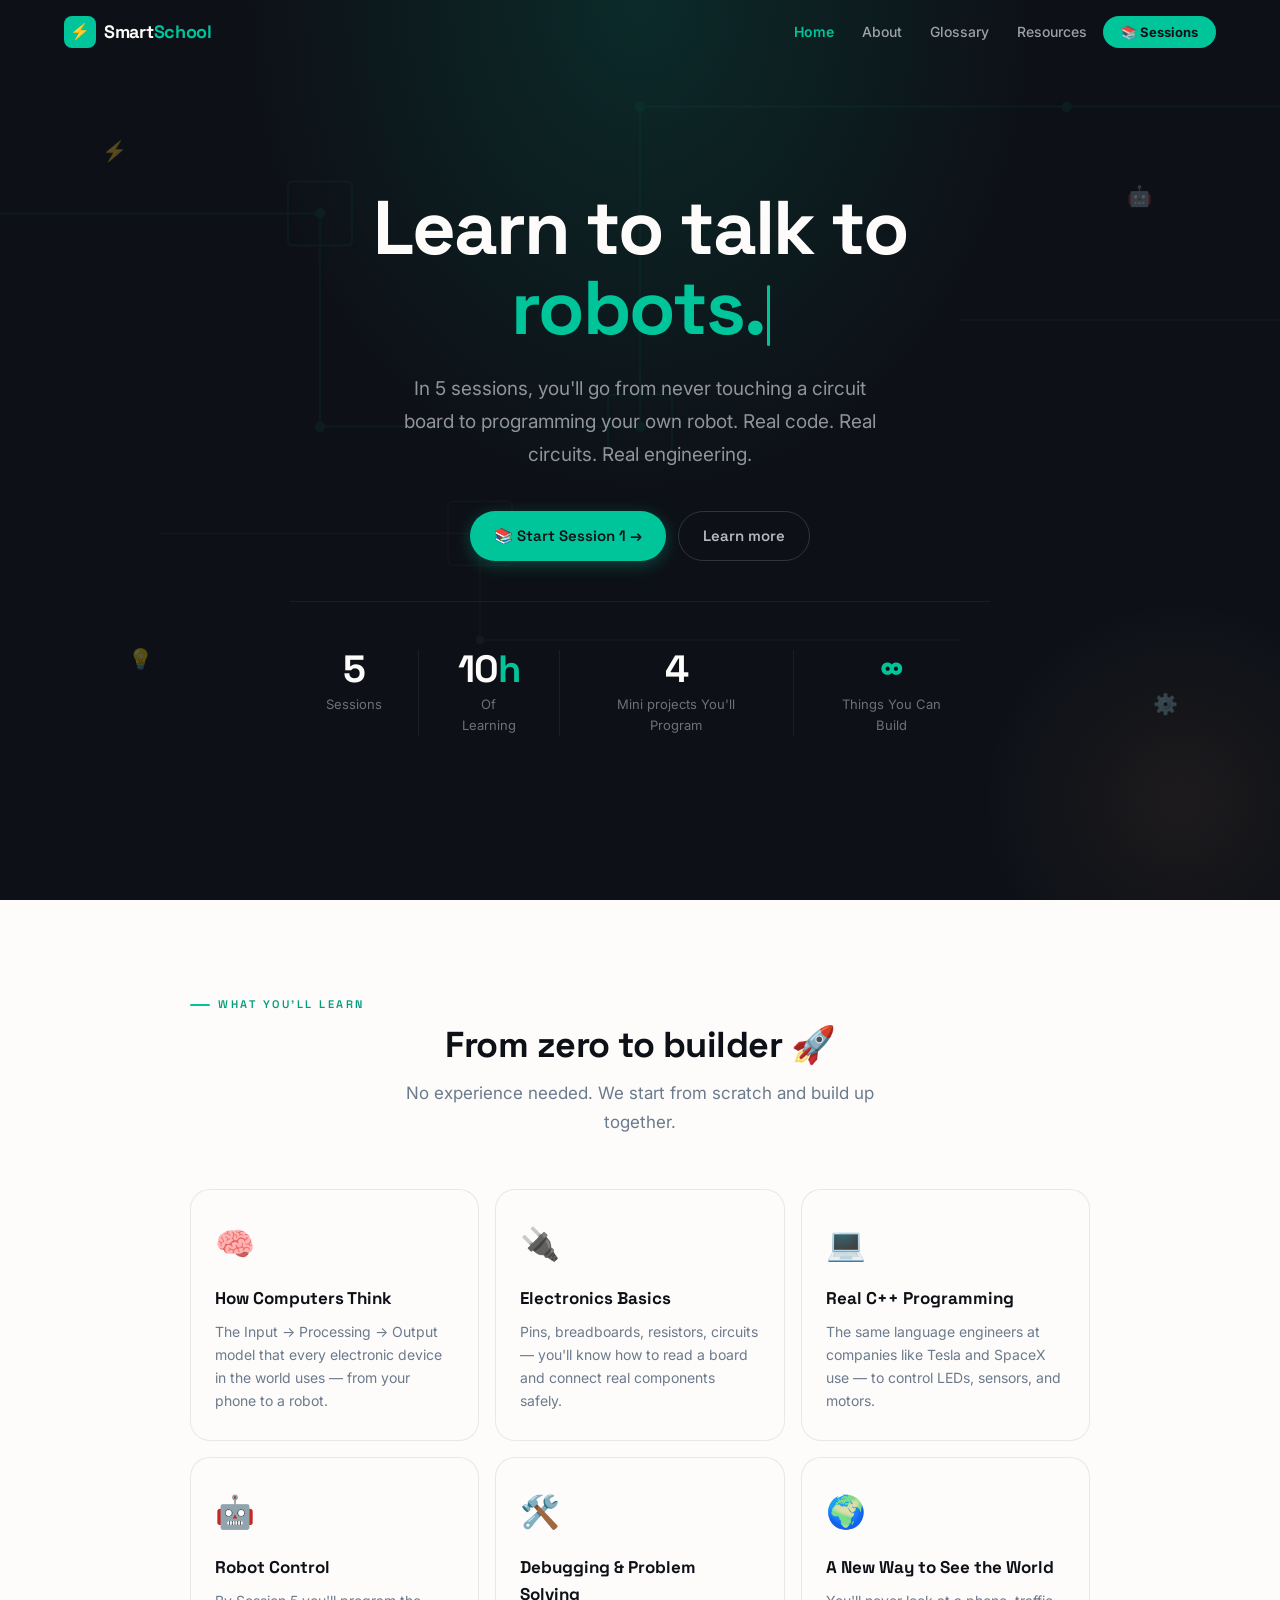
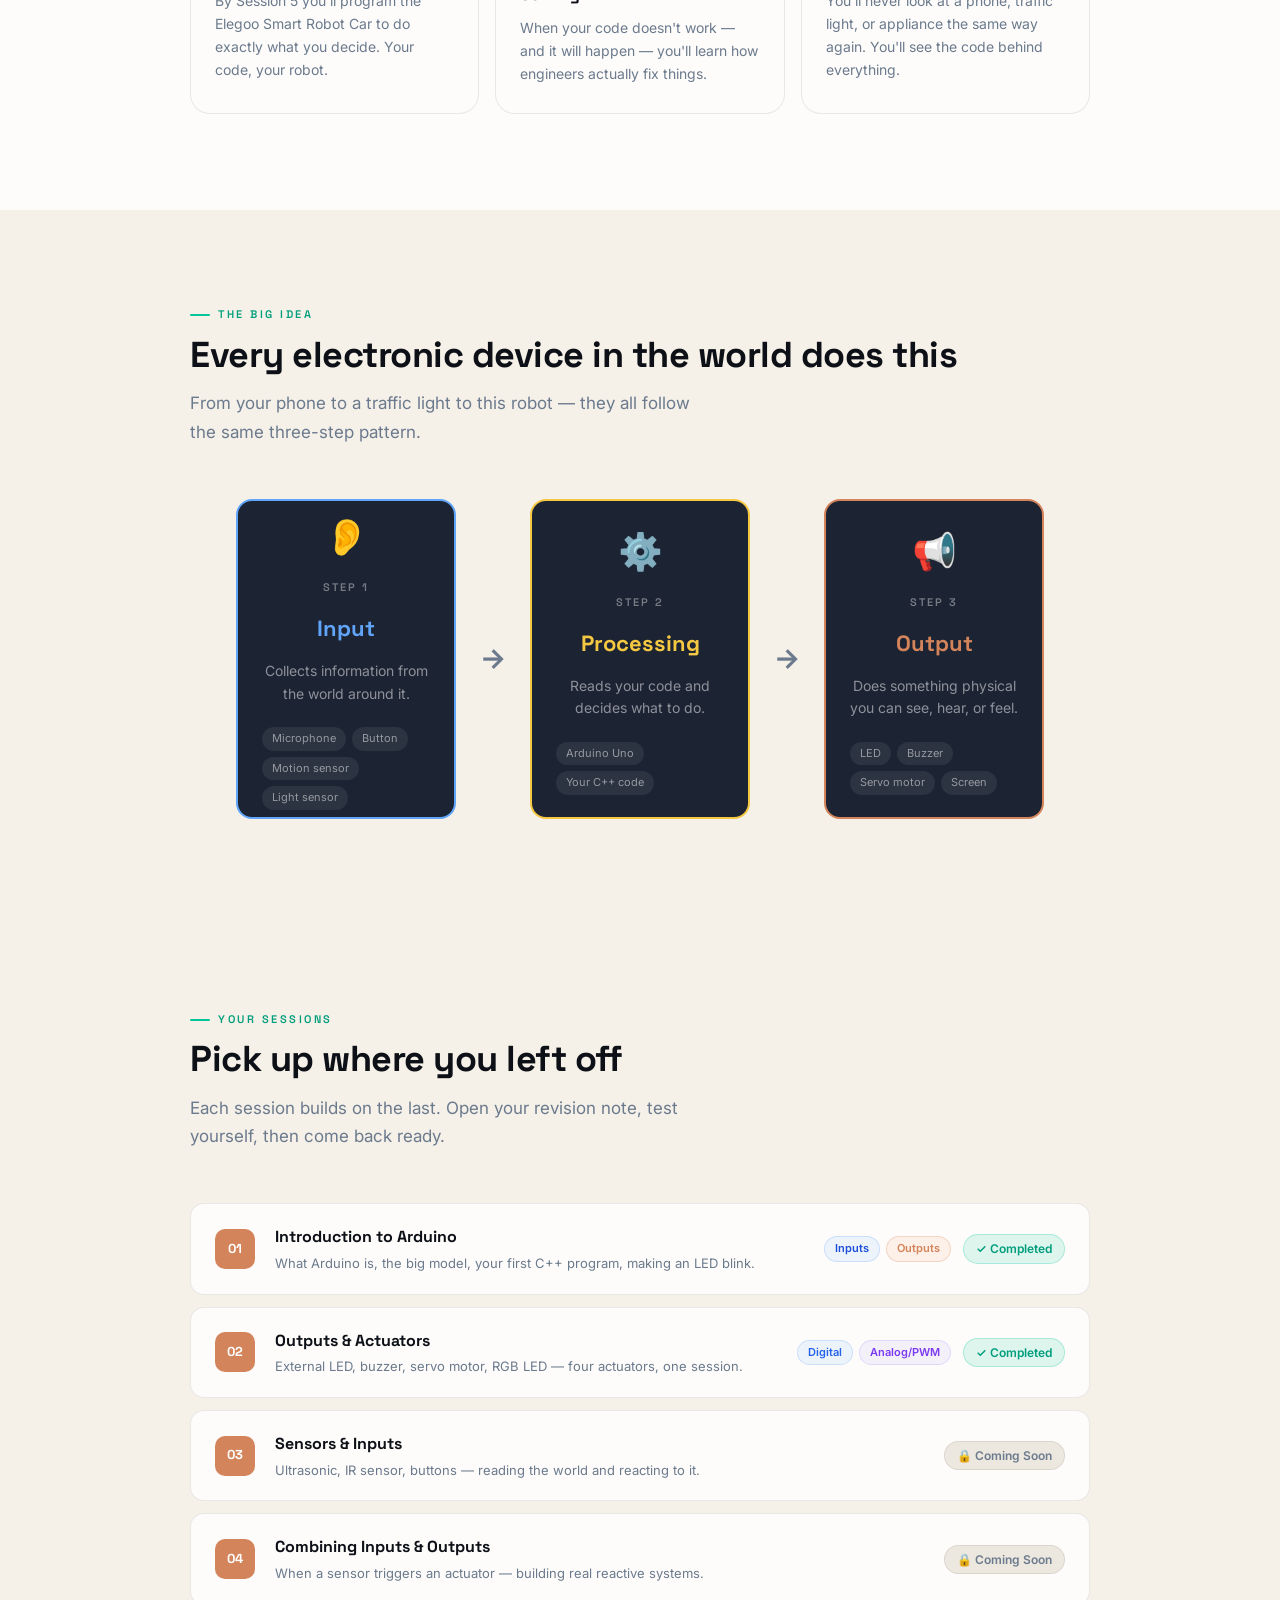
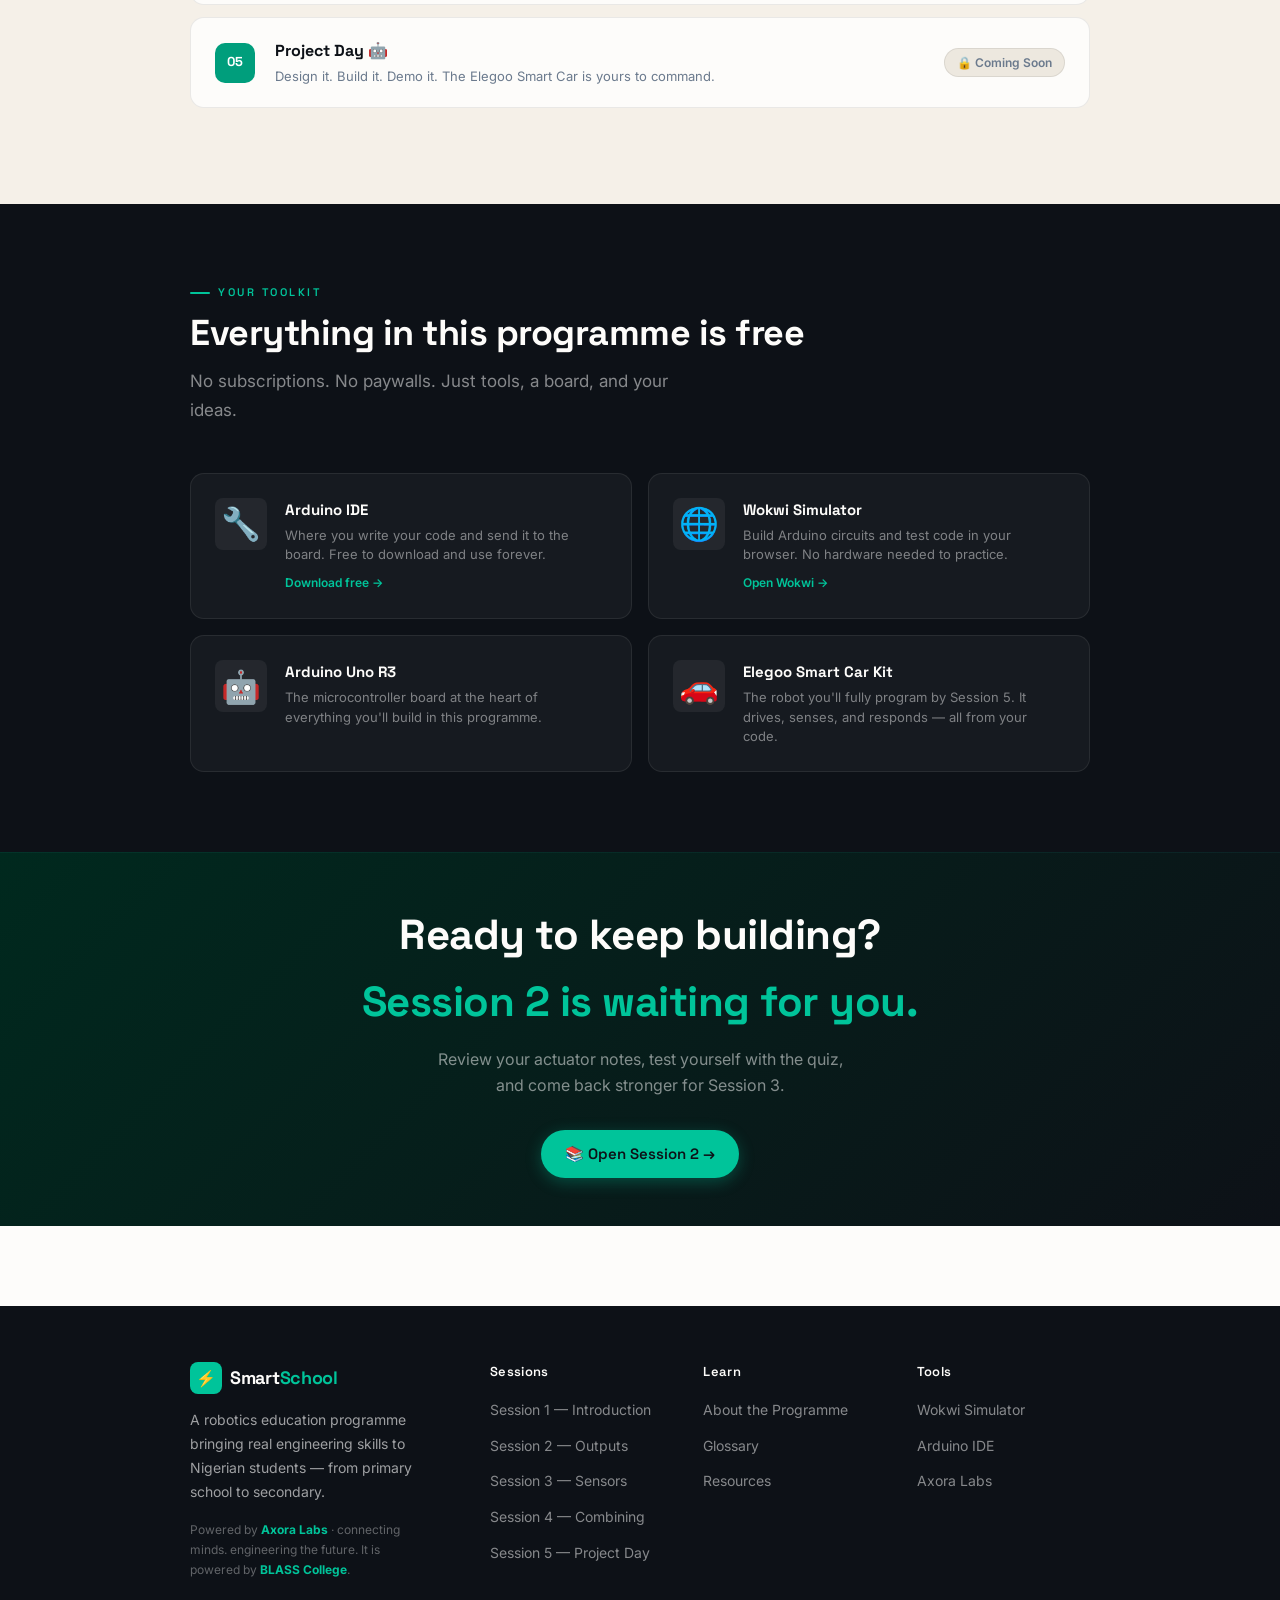
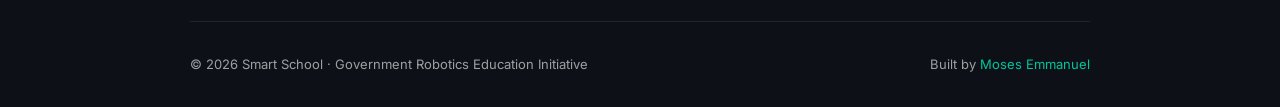
<file: index.html>
<!DOCTYPE html>
<html lang="en">
<head>
<meta charset="UTF-8">
<meta name="viewport" content="width=device-width, initial-scale=1.0">
<title>Smart School — Robotics Programme</title>
<link rel="stylesheet" href="css/styles.css">
<style>
/* ── INDEX-SPECIFIC STYLES ── */
.hero {
  min-height: 100vh;
  background: var(--ink);
  display: flex;
  align-items: center;
  justify-content: center;
  text-align: center;
  padding: calc(var(--nav-h) + 40px) 24px 80px;
  position: relative;
  overflow: hidden;
}
.hero-glow {
  position: absolute;
  top: 0; left: 50%;
  transform: translateX(-50%);
  width: 800px; height: 500px;
  background: radial-gradient(ellipse at center top, rgba(0,196,154,0.14), transparent 70%);
  pointer-events: none;
}
.hero-glow-copper {
  position: absolute;
  bottom: -100px; right: -100px;
  width: 400px; height: 400px;
  background: radial-gradient(ellipse, rgba(212,132,90,0.08), transparent 70%);
  pointer-events: none;
}

/* Circuit SVG */
.hero-circuit {
  position: absolute;
  inset: 0;
  opacity: 0.06;
  pointer-events: none;
}

/* Floating particles */
.particle {
  position: absolute;
  font-size: 20px;
  opacity: 0.3;
  animation: drift linear infinite;
  pointer-events: none;
}
@keyframes drift {
  0%   { transform: translateY(0) rotate(0deg); opacity: 0.3; }
  50%  { opacity: 0.5; }
  100% { transform: translateY(-30px) rotate(10deg); opacity: 0.3; }
}

.hero-inner { position: relative; z-index: 2; max-width: 700px; }



.hero h1 {
  font-family: var(--font-display);
  font-size: clamp(40px, 8vw, 76px);
  font-weight: 700;
  letter-spacing: -2px;
  line-height: 1.05;
  color: var(--white);
  margin-bottom: 24px;
}
.hero h1 .teal   { color: var(--teal); }
.hero h1 .copper { color: var(--copper); }
.hero h1 .cursor {
  display: inline-block;
  width: 3px;
  height: 0.8em;
  background: var(--teal);
  vertical-align: middle;
  margin-left: 2px;
  border-radius: 2px;
  animation: blink 0.9s step-end infinite;
}
@keyframes blink { 0%,100%{opacity:1} 50%{opacity:0} }

.hero p {
  font-size: clamp(16px, 2.5vw, 19px);
  color: rgba(255,255,255,0.55);
  line-height: 1.75;
  max-width: 500px;
  margin: 0 auto 40px;

  #footer-placeholder {
    background: var(--ink);
  }
}

.hero-cta {
  display: flex;
  gap: 12px;
  justify-content: center;
  flex-wrap: wrap;
}

/* Stats row */
.hero-stats {
  display: flex;
  justify-content: center;
  gap: 0;
  margin-top: 40px;
  padding-top: 48px;
  border-top: 1px solid rgba(255,255,255,0.06);
}
.stat-item {
  text-align: center;
  padding: 0 36px;
  border-right: 1px solid rgba(255,255,255,0.06);
}
.stat-item:last-child { border-right: none; }
.stat-num {
  font-family: var(--font-display);
  font-size: 38px;
  font-weight: 700;
  color: var(--white);
  display: block;
  line-height: 1;
  letter-spacing: -1px;
}
.stat-num .accent { color: var(--teal); }
.stat-label { font-size: 13px; color: rgba(255,255,255,0.4); margin-top: 6px; }

/* ── MODEL SECTION ── */
.model-section {
  background: var(--surface);
  padding: 96px 24px;
}
.model-section .inner { max-width: var(--max-w); margin: 0 auto; }
.model-flow {
  display: flex;
  align-items: center;
  justify-content: center;
  gap: 16px;
  margin-top: 52px;
  flex-wrap: wrap;
  max-width: 900px;
  margin-left: auto;
  margin-right: auto;
}
.model-node {
  flex: 0 1 220px;
  width: 320px;
  height: 320px;
  background: var(--ink2);
  border-radius: 16px;
  padding: 32px 24px;
  text-align: center;
  border: 2px solid;
  transition: transform .2s;
  display: flex;
  flex-direction: column;
  gap: 14px;
  justify-content: center;
}
.model-node:hover { transform: scale(1.03); }
.model-node-input { border-color: #60A5FA; }
.model-node-input .n-title { color: #60A5FA; }
.model-node-process { border-color: var(--yellow); }
.model-node-process .n-title { color: var(--yellow); }
.model-node-output { border-color: var(--copper); }
.model-node-output .n-title { color: var(--copper); }
.model-arrow-col {
  font-size: 28px;
  color: var(--muted);
  padding: 0 8px;
  flex-shrink: 0;
  font-weight: 700;
}
.model-node .n-emoji { font-size: 36px; }
.model-node .n-label {
  font-family: var(--font-display);
  font-size: 11px;
  font-weight: 600;
  letter-spacing: 2px;
  text-transform: uppercase;
  color: rgba(255,255,255,0.4);
}
.model-node .n-title {
  font-family: var(--font-display);
  font-size: 22px;
  font-weight: 700;
  color: var(--white);
}
.model-node-input .n-title   { color: #60A5FA; }
.model-node-process .n-title { color: var(--yellow); }
.model-node-output .n-title  { color: var(--copper); }
.model-node .n-desc {
  font-size: 14px;
  color: rgba(255,255,255,0.5);
  line-height: 1.6;
}
.model-node .n-examples {
  margin-top: 8px;
  display: flex;
  flex-wrap: wrap;
  gap: 6px;
}
.n-chip {
  font-size: 11px;
  background: rgba(255,255,255,0.07);
  color: rgba(255,255,255,0.5);
  padding: 3px 10px;
  border-radius: 20px;
}

/* ── LEARN SECTION ── */
.learn-section { background: var(--surface2); padding: 96px 24px; }
.learn-section .inner { max-width: var(--max-w); margin: 0 auto; }
.learn-grid {
  display: grid;
  grid-template-columns: repeat(3, 1fr);
  gap: 16px;
  margin-top: 52px;
}
.learn-card {
  background: var(--white);
  border-radius: var(--radius-lg);
  padding: 28px 24px;
  border: 1px solid var(--border);
  transition: transform 0.2s, box-shadow 0.2s, border-color 0.2s;
}
.learn-card:hover { transform: translateY(-3px); box-shadow: var(--shadow); border-color: rgba(0,196,154,0.25); }
.learn-card .lc-icon {
  font-size: 32px;
  margin-bottom: 16px;
  display: block;
}
.learn-card h3 {
  font-family: var(--font-display);
  font-size: 17px;
  font-weight: 700;
  margin-bottom: 8px;
  color: var(--ink);
}
.learn-card p { font-size: 14px; color: var(--muted); line-height: 1.65; }

/* ── SESSIONS SECTION ── */
.sessions-section { background: var(--surface); padding: 96px 24px; }
.sessions-section .inner { max-width: var(--max-w); margin: 0 auto; }
.sessions-list {
  display: flex;
  flex-direction: column;
  gap: 12px;
  margin-top: 52px;
}
.session-row {
  background: var(--white);
  border-radius: var(--radius);
  border: 1px solid var(--border);
  padding: 20px 24px;
  display: flex;
  align-items: center;
  gap: 20px;
  transition: border-color 0.2s, box-shadow 0.2s, transform 0.2s;
}
.session-row:hover { border-color: var(--teal); box-shadow: var(--shadow); transform: translateX(4px); }
.session-row.locked { opacity: 0.5; pointer-events: none; }
.session-num-badge {
  font-family: var(--font-display);
  font-size: 13px;
  font-weight: 700;
  width: 40px; height: 40px;
  border-radius: 10px;
  background: var(--copper);
  color: #fff;
  display: flex;
  align-items: center;
  justify-content: center;
  flex-shrink: 0;
}
.session-row.locked .session-num-badge { background: var(--surface3); color: var(--muted); }
.session-row-body { flex: 1; }
.session-row-title {
  font-family: var(--font-display);
  font-size: 16px;
  font-weight: 700;
  color: var(--ink);
  margin-bottom: 3px;
}
.session-row-desc { font-size: 13px; color: var(--muted); }
.session-row-right {
  display: flex;
  align-items: center;
  gap: 12px;
  flex-shrink: 0;
}
.session-topics {
  display: flex;
  gap: 6px;
  flex-wrap: wrap;
}

/* ── TOOLS SECTION ── */
.tools-section { background: var(--ink); padding: 80px 24px; }
.tools-section .inner { max-width: var(--max-w); margin: 0 auto; }
.tools-section .eyebrow { color: var(--teal); }
.tools-section .eyebrow::before { background: var(--teal); }
.tools-section .section-title { color: var(--white); }
.tools-section .section-sub { color: rgba(255,255,255,0.5); }
.tools-grid {
  display: grid;
  grid-template-columns: repeat(2, 1fr);
  gap: 16px;
  margin-top: 48px;
}
.tool-card {
  background: rgba(255,255,255,0.04);
  border: 1px solid rgba(255,255,255,0.08);
  border-radius: var(--radius);
  padding: 24px;
  display: flex;
  gap: 18px;
  transition: border-color 0.2s, background 0.2s;
}
.tool-card:hover { border-color: rgba(0,196,154,0.3); background: rgba(0,196,154,0.04); }
.tool-icon {
  font-size: 32px;
  flex-shrink: 0;
  width: 52px; height: 52px;
  background: rgba(255,255,255,0.06);
  border-radius: var(--radius-sm);
  display: flex; align-items: center; justify-content: center;
}
.tool-info h4 {
  font-family: var(--font-display);
  font-size: 15px;
  font-weight: 700;
  color: var(--white);
  margin-bottom: 4px;
}
.tool-info p { font-size: 13px; color: rgba(255,255,255,0.45); line-height: 1.5; }
.tool-info a {
  display: inline-block;
  margin-top: 8px;
  font-size: 12px;
  font-weight: 600;
  color: var(--teal);
}
.tool-info a:hover { color: var(--teal-dark); }

/* ── CTA BANNER ── */
.cta-banner {
  background: linear-gradient(135deg, #00291E, #0D1117);
  padding: 48px 24px;
  text-align: center;
  border-top: 1px solid rgba(0,196,154,0.1);
}
.cta-banner h2 {
  font-family: var(--font-display);
  font-size: clamp(26px, 4vw, 42px);
  font-weight: 700;
  color: var(--white);
  letter-spacing: -0.5px;
  margin-bottom: 12px;
}
.cta-banner h2 span { color: var(--teal); }
.cta-banner p { color: rgba(255,255,255,0.5); font-size: 16px; max-width: 420px; margin: 0 auto 32px; }

/* responsive */
@media (max-width: 768px) {
  .model-flow { flex-direction: column; }
  .model-arrow-col { transform: rotate(90deg); padding: 8px 0; }
  .learn-grid { grid-template-columns: 1fr 1fr; }
  .tools-grid { grid-template-columns: 1fr; }
  .hero-stats { gap: 0; flex-wrap: wrap; }
  .stat-item { padding: 16px 20px; border-right: none; border-bottom: 1px solid rgba(255,255,255,0.06); }
}
@media (max-width: 480px) {
  .learn-grid { grid-template-columns: 1fr; }
  .session-topics { display: none; }
}
</style>
</head>
<body>

<div id="nav-placeholder"></div>
<div class="nav-mobile" id="mobile-nav-placeholder"></div>

<div class="page-body page-body--bleed">

  <!-- HERO -->
  <section class="hero">
    <div class="hero-glow"></div>
    <div class="hero-glow-copper"></div>

    <!-- Circuit lines SVG -->
    <svg class="hero-circuit" viewBox="0 0 1200 700" preserveAspectRatio="xMidYMid slice" fill="none">
      <line x1="0" y1="200" x2="300" y2="200" stroke="#00C49A" stroke-width="1.5"/>
      <line x1="300" y1="200" x2="300" y2="400" stroke="#00C49A" stroke-width="1.5"/>
      <line x1="300" y1="400" x2="600" y2="400" stroke="#00C49A" stroke-width="1.5"/>
      <line x1="600" y1="400" x2="600" y2="100" stroke="#00C49A" stroke-width="1.5"/>
      <line x1="600" y1="100" x2="1000" y2="100" stroke="#00C49A" stroke-width="1.5"/>
      <line x1="1000" y1="100" x2="1200" y2="100" stroke="#00C49A" stroke-width="1.5"/>
      <line x1="150" y1="500" x2="450" y2="500" stroke="#D4845A" stroke-width="1"/>
      <line x1="450" y1="500" x2="450" y2="600" stroke="#D4845A" stroke-width="1"/>
      <line x1="450" y1="600" x2="900" y2="600" stroke="#D4845A" stroke-width="1"/>
      <line x1="900" y1="300" x2="1200" y2="300" stroke="#D4845A" stroke-width="1"/>
      <circle cx="300" cy="200" r="5" fill="#00C49A"/>
      <circle cx="300" cy="400" r="5" fill="#00C49A"/>
      <circle cx="600" cy="400" r="5" fill="#00C49A"/>
      <circle cx="600" cy="100" r="5" fill="#00C49A"/>
      <circle cx="1000" cy="100" r="5" fill="#00C49A"/>
      <circle cx="450" cy="500" r="4" fill="#D4845A"/>
      <circle cx="450" cy="600" r="4" fill="#D4845A"/>
      <rect x="270" y="170" width="60" height="60" rx="4" stroke="#00C49A" stroke-width="1.5" fill="none"/>
      <rect x="570" y="370" width="60" height="60" rx="4" stroke="#00C49A" stroke-width="1.5" fill="none"/>
      <rect x="420" y="470" width="60" height="60" rx="4" stroke="#D4845A" stroke-width="1" fill="none"/>
    </svg>

    <!-- Floating particles -->
    <div class="particle" style="top:15%;left:8%;animation-duration:5.5s;animation-delay:0s;">⚡</div>
    <div class="particle" style="top:20%;right:10%;animation-duration:7s;animation-delay:1s;">🤖</div>
    <div class="particle" style="bottom:25%;left:10%;animation-duration:6s;animation-delay:2s;">💡</div>
    <div class="particle" style="bottom:20%;right:8%;animation-duration:8s;animation-delay:0.5s;">⚙️</div>

    <div class="hero-inner">
      <h1>
        Learn to talk to <br>
        <span class="teal" id="typewriter">Robots</span><span class="cursor"></span>
      </h1>

      <p>In 5 sessions, you'll go from never touching a circuit board to programming your own robot. Real code. Real circuits. Real engineering.</p>

      <div class="hero-cta">
        <a href="session1.html" class="btn btn-primary">📚 Start Session 1 →</a>
        <a href="about.html"    class="btn btn-secondary" style="color:rgba(255,255,255,0.7);border-color:rgba(255,255,255,0.15);">Learn more</a>
      </div>

      <div class="hero-stats">
        <div class="stat-item">
          <span class="stat-num">5</span>
          <div class="stat-label">Sessions</div>
        </div>
        <div class="stat-item">
          <span class="stat-num">10<span class="accent">h</span></span>
          <div class="stat-label">Of Learning</div>
        </div>
        <div class="stat-item">
          <span class="stat-num">4</span>
          <div class="stat-label">Mini projects You'll Program</div>
        </div>
        <div class="stat-item">
          <span class="stat-num"><span class="accent">∞</span></span>
          <div class="stat-label">Things You Can Build</div>
        </div>
      </div>
    </div>
  </section>

  <!-- WHAT YOU LEARN -->
  <div class="learn-section">
    <div class="inner">
      <div class="reveal center">
        <div class="eyebrow">What You'll Learn</div>
        <h2 class="section-title">From zero to builder 🚀</h2>
        <p class="section-sub" style="margin:0 auto;">No experience needed. We start from scratch and build up together.</p>
      </div>
      <div class="learn-grid">
        <div class="learn-card reveal reveal-delay-1">
          <span class="lc-icon">🧠</span>
          <h3>How Computers Think</h3>
          <p>The Input → Processing → Output model that every electronic device in the world uses — from your phone to a robot.</p>
        </div>
        <div class="learn-card reveal reveal-delay-2">
          <span class="lc-icon">🔌</span>
          <h3>Electronics Basics</h3>
          <p>Pins, breadboards, resistors, circuits — you'll know how to read a board and connect real components safely.</p>
        </div>
        <div class="learn-card reveal reveal-delay-3">
          <span class="lc-icon">💻</span>
          <h3>Real C++ Programming</h3>
          <p>The same language engineers at companies like Tesla and SpaceX use — to control LEDs, sensors, and motors.</p>
        </div>
        <div class="learn-card reveal reveal-delay-1">
          <span class="lc-icon">🤖</span>
          <h3>Robot Control</h3>
          <p>By Session 5 you'll program the Elegoo Smart Robot Car to do exactly what you decide. Your code, your robot.</p>
        </div>
        <div class="learn-card reveal reveal-delay-2">
          <span class="lc-icon">🛠️</span>
          <h3>Debugging & Problem Solving</h3>
          <p>When your code doesn't work — and it will happen — you'll learn how engineers actually fix things.</p>
        </div>
        <div class="learn-card reveal reveal-delay-3">
          <span class="lc-icon">🌍</span>
          <h3>A New Way to See the World</h3>
          <p>You'll never look at a phone, traffic light, or appliance the same way again. You'll see the code behind everything.</p>
        </div>
      </div>
    </div>
  </div>
  
  <!-- MODEL -->
  <div class="model-section">
    <div class="inner">
      <div class="reveal">
        <div class="eyebrow">The Big Idea</div>
        <h2 class="section-title">Every electronic device in the world does this</h2>
        <p class="section-sub">From your phone to a traffic light to this robot — they all follow the same three-step pattern.</p>
      </div>
      <div class="model-flow reveal reveal-delay-1">
        <div class="model-node model-node-input">
          <span class="n-emoji">👂</span>
          <span class="n-label">Step 1</span>
          <div class="n-title">Input</div>
          <p class="n-desc">Collects information from the world around it.</p>
          <div class="n-examples">
            <span class="n-chip">Microphone</span>
            <span class="n-chip">Button</span>
            <span class="n-chip">Motion sensor</span>
            <span class="n-chip">Light sensor</span>
          </div>
        </div>
        <div class="model-arrow-col">→</div>
        <div class="model-node model-node-process">
          <span class="n-emoji">⚙️</span>
          <span class="n-label">Step 2</span>
          <div class="n-title">Processing</div>
          <p class="n-desc">Reads your code and decides what to do.</p>
          <div class="n-examples">
            <span class="n-chip">Arduino Uno</span>
            <span class="n-chip">Your C++ code</span>
          </div>
        </div>
        <div class="model-arrow-col">→</div>
        <div class="model-node model-node-output">
          <span class="n-emoji">📢</span>
          <span class="n-label">Step 3</span>
          <div class="n-title">Output</div>
          <p class="n-desc">Does something physical you can see, hear, or feel.</p>
          <div class="n-examples">
            <span class="n-chip">LED</span>
            <span class="n-chip">Buzzer</span>
            <span class="n-chip">Servo motor</span>
            <span class="n-chip">Screen</span>
          </div>
        </div>
      </div>
    </div>
  </div>

  <!-- SESSIONS -->
  <div class="sessions-section">
    <div class="inner">
      <div class="reveal">
        <div class="eyebrow">Your Sessions</div>
        <h2 class="section-title">Pick up where you left off</h2>
        <p class="section-sub">Each session builds on the last. Open your revision note, test yourself, then come back ready.</p>
      </div>

      <div class="sessions-list">
        <a href="session1.html" class="session-row reveal">
          <div class="session-num-badge">01</div>
          <div class="session-row-body">
            <div class="session-row-title">Introduction to Arduino</div>
            <div class="session-row-desc">What Arduino is, the big model, your first C++ program, making an LED blink.</div>
          </div>
          <div class="session-row-right">
            <div class="session-topics">
              <span class="tag tag-input">Inputs</span>
              <span class="tag tag-output">Outputs</span>
            </div>
            <span class="session-pill pill-live">✓ Completed</span>
          </div>
        </a>

        <a href="session2.html" class="session-row reveal reveal-delay-1">
          <div class="session-num-badge">02</div>
          <div class="session-row-body">
            <div class="session-row-title">Outputs & Actuators</div>
            <div class="session-row-desc">External LED, buzzer, servo motor, RGB LED — four actuators, one session.</div>
          </div>
          <div class="session-row-right">
            <div class="session-topics">
              <span class="tag tag-digital">Digital</span>
              <span class="tag tag-analog">Analog/PWM</span>
            </div>
            <span class="session-pill pill-live">✓ Completed</span>
          </div>
        </a>

        <a href="session3.html" class="session-row reveal reveal-delay-2">
          <div class="session-num-badge">03</div>
          <div class="session-row-body">
            <div class="session-row-title">Sensors & Inputs</div>
            <div class="session-row-desc">Ultrasonic, IR sensor, buttons — reading the world and reacting to it.</div>
          </div>
          <div class="session-row-right">
            <span class="session-pill pill-coming">🔒 Coming Soon</span>
          </div>
        </a>

        <a href="session4.html" class="session-row reveal reveal-delay-3">
          <div class="session-num-badge">04</div>
          <div class="session-row-body">
            <div class="session-row-title">Combining Inputs & Outputs</div>
            <div class="session-row-desc">When a sensor triggers an actuator — building real reactive systems.</div>
          </div>
          <div class="session-row-right">
            <span class="session-pill pill-coming">🔒 Coming Soon</span>
          </div>
        </a>

        <a href="session5.html" class="session-row reveal">
          <div class="session-num-badge" style="background:var(--teal-dark);">05</div>
          <div class="session-row-body">
            <div class="session-row-title">Project Day 🤖</div>
            <div class="session-row-desc">Design it. Build it. Demo it. The Elegoo Smart Car is yours to command.</div>
          </div>
          <div class="session-row-right">
            <span class="session-pill pill-coming">🔒 Coming Soon</span>
          </div>
        </a>
      </div>
    </div>
  </div>

  <!-- TOOLS -->
  <div class="tools-section">
    <div class="inner">
      <div class="reveal">
        <div class="eyebrow">Your Toolkit</div>
        <h2 class="section-title" style="color:var(--white);">Everything in this programme is free</h2>
        <p class="section-sub" style="color:rgba(255,255,255,0.5);">No subscriptions. No paywalls. Just tools, a board, and your ideas.</p>
      </div>
      <div class="tools-grid">
        <div class="tool-card reveal">
          <div class="tool-icon">🔧</div>
          <div class="tool-info">
            <h4>Arduino IDE</h4>
            <p>Where you write your code and send it to the board. Free to download and use forever.</p>
            <a href="https://www.arduino.cc/en/software" target="_blank">Download free →</a>
          </div>
        </div>
        <div class="tool-card reveal reveal-delay-1">
          <div class="tool-icon">🌐</div>
          <div class="tool-info">
            <h4>Wokwi Simulator</h4>
            <p>Build Arduino circuits and test code in your browser. No hardware needed to practice.</p>
            <a href="https://wokwi.com" target="_blank">Open Wokwi →</a>
          </div>
        </div>
        <div class="tool-card reveal reveal-delay-2">
          <div class="tool-icon">🤖</div>
          <div class="tool-info">
            <h4>Arduino Uno R3</h4>
            <p>The microcontroller board at the heart of everything you'll build in this programme.</p>
          </div>
        </div>
        <div class="tool-card reveal reveal-delay-3">
          <div class="tool-icon">🚗</div>
          <div class="tool-info">
            <h4>Elegoo Smart Car Kit</h4>
            <p>The robot you'll fully program by Session 5. It drives, senses, and responds — all from your code.</p>
          </div>
        </div>
      </div>
    </div>
  </div>

  <!-- CTA -->
  <div class="cta-banner">
    <div class="reveal">
      <h2>Ready to keep building?<br><span>Session 2 is waiting for you.</span></h2>
      <p>Review your actuator notes, test yourself with the quiz, and come back stronger for Session 3.</p>
      <a href="session2.html" class="btn btn-primary">📚 Open Session 2 →</a>
    </div>
  </div>

</div><!-- end page-body -->

<div id="footer-placeholder"></div>

<script src="js/main.js"></script>
<script>
  // Inject shared nav and footer
  document.getElementById('nav-placeholder').outerHTML = renderNav('dark');
  document.getElementById('footer-placeholder').outerHTML = renderFooter();

  // Typewriter
  const words = ['robots.', 'arduino.', 'computers.', 'the future.'];
  let wi = 0, ci = 0, deleting = false;
  const el = document.getElementById('typewriter');
  function type() {
    const word = words[wi];
    if (!deleting) {
      el.textContent = word.slice(0, ++ci);
      if (ci === word.length) { deleting = true; setTimeout(type, 2000); return; }
    } else {
      el.textContent = word.slice(0, --ci);
      if (ci === 0) { deleting = false; wi = (wi + 1) % words.length; }
    }
    setTimeout(type, deleting ? 50 : 85);
  }
  type();
</script>
</body>
</html>
</file>
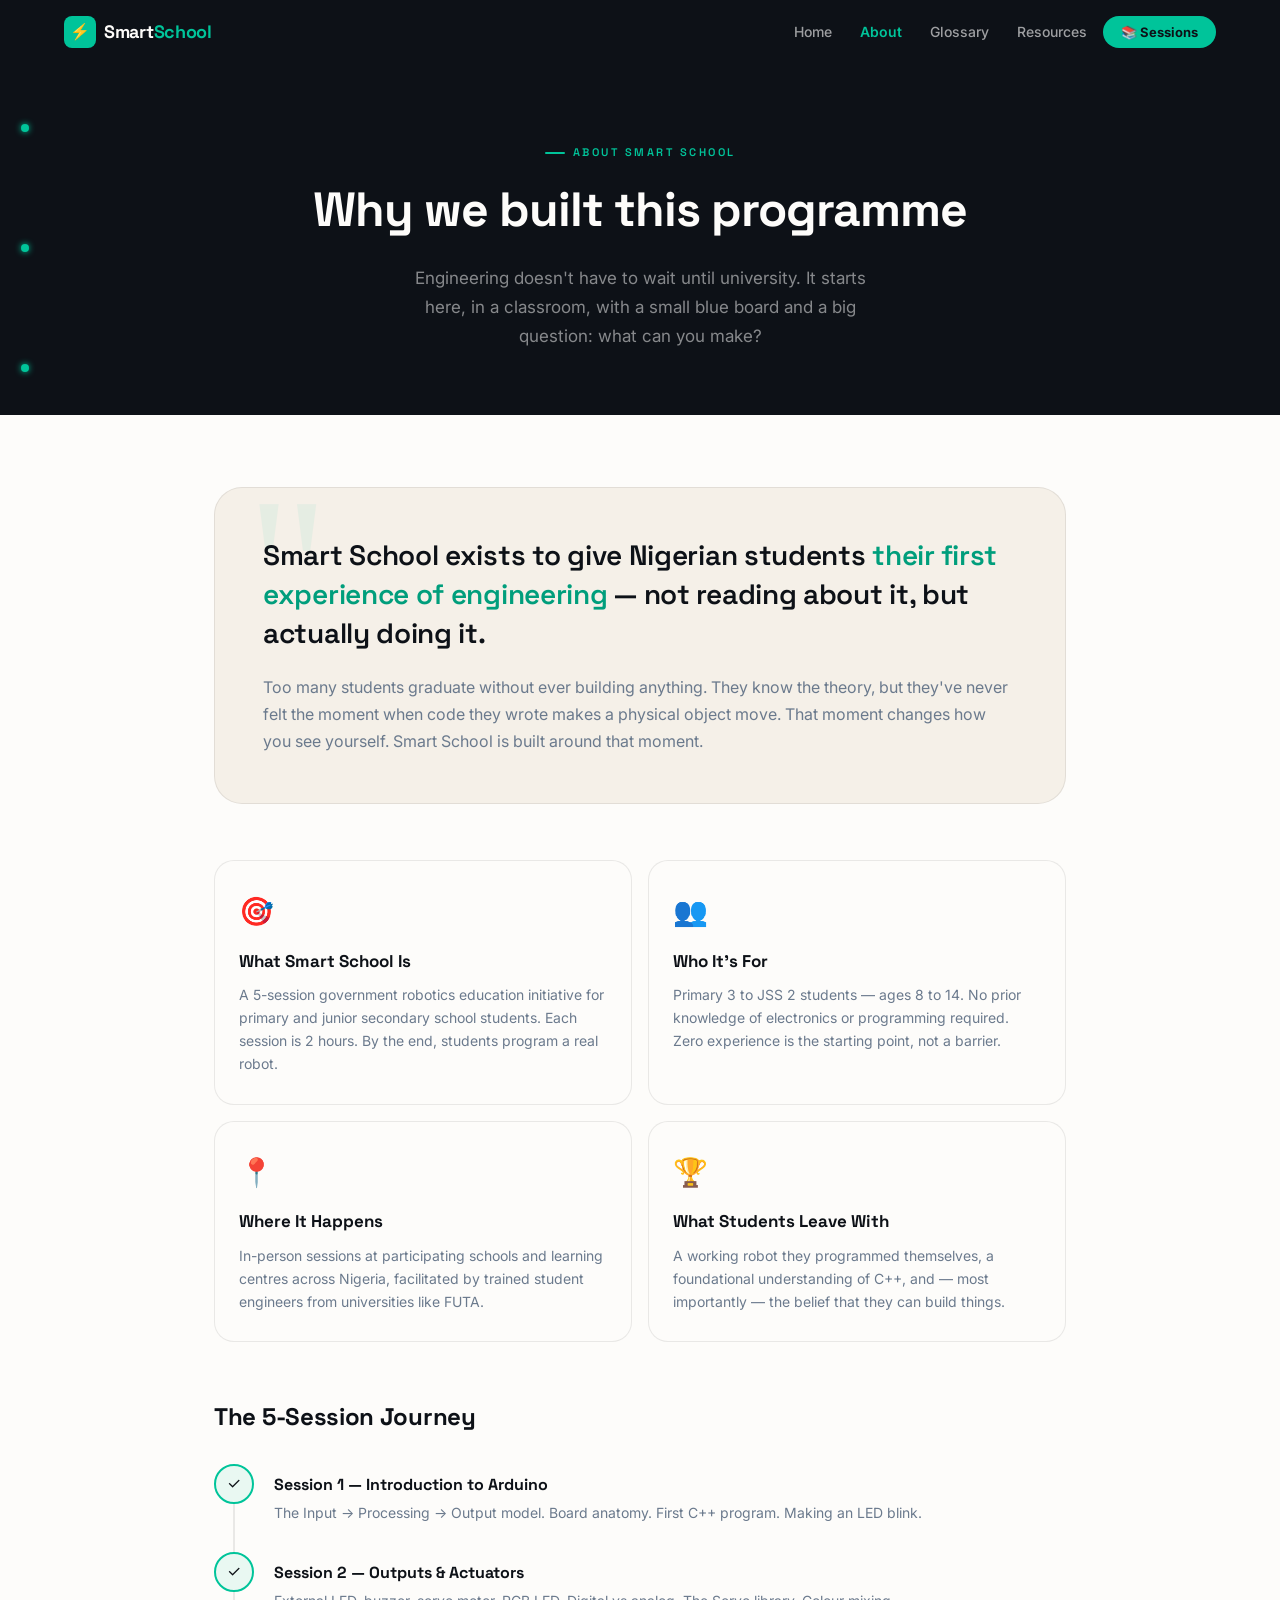
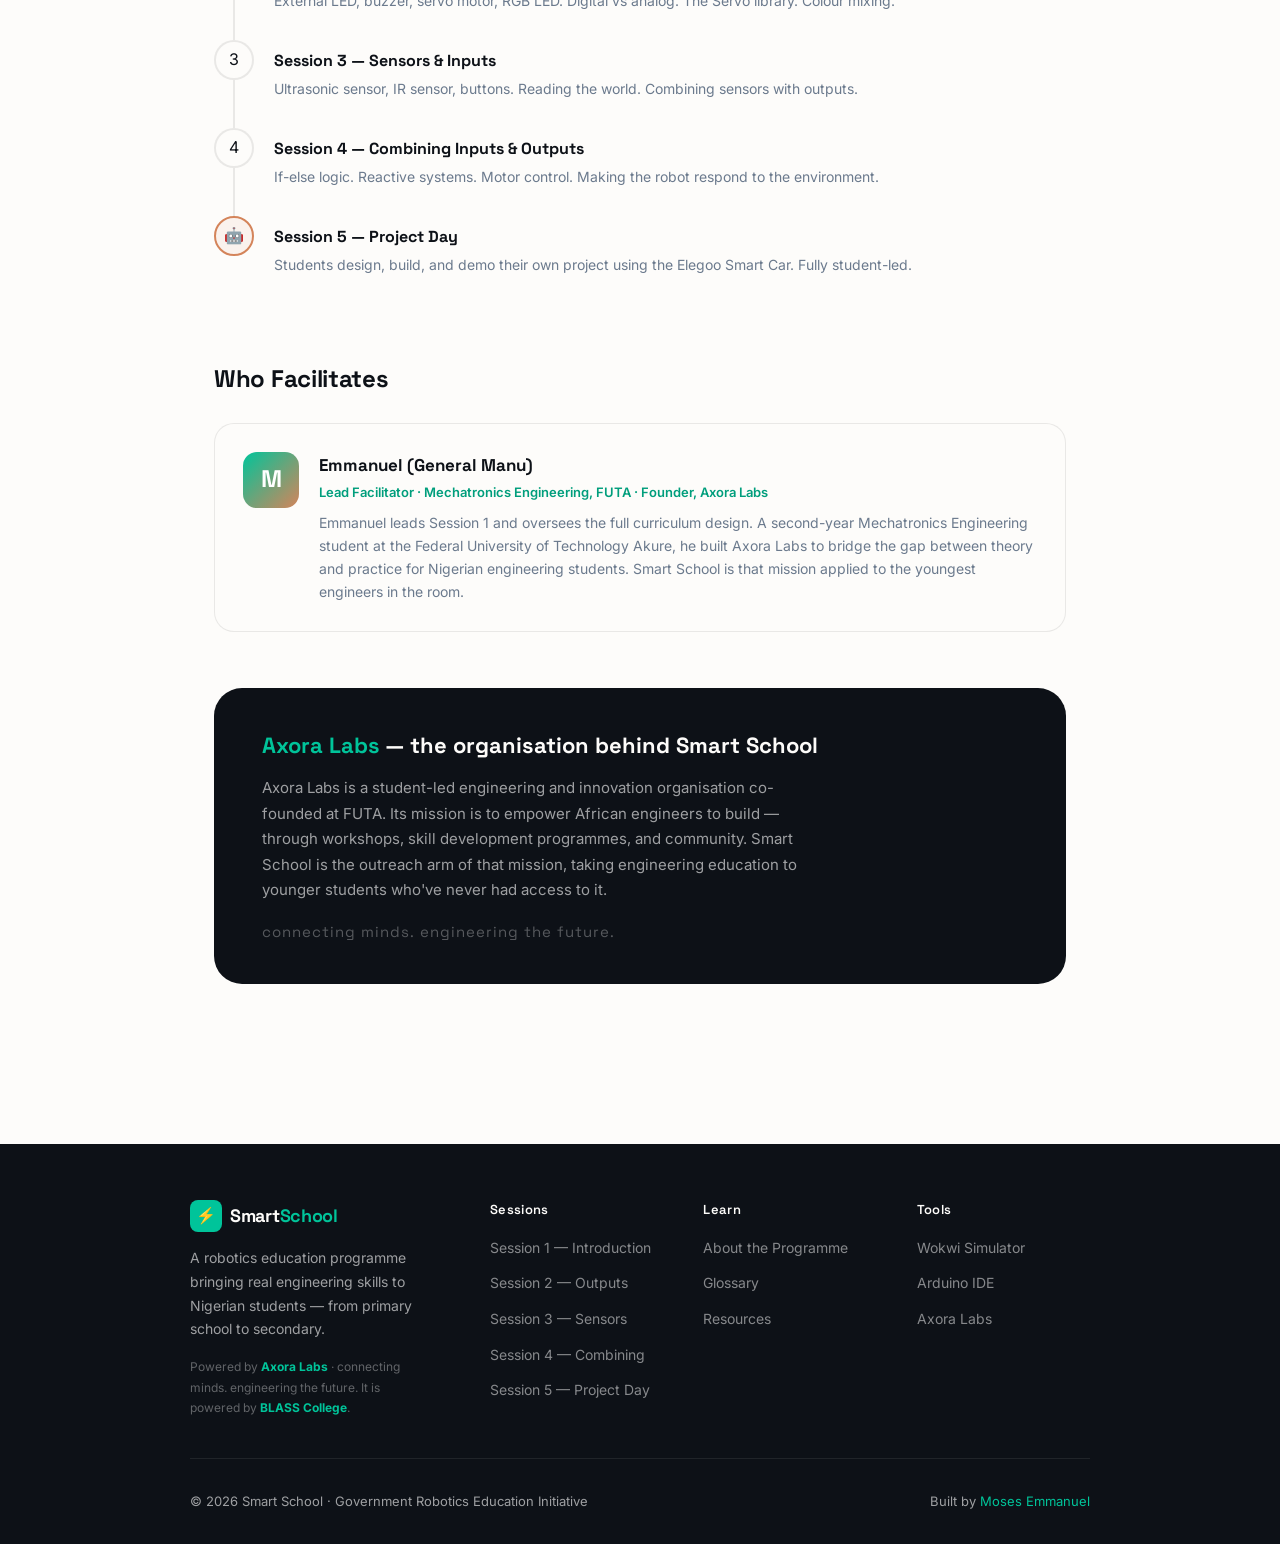
<file: about.html>
<!DOCTYPE html>
<html lang="en">
<head>
<meta charset="UTF-8">
<meta name="viewport" content="width=device-width, initial-scale=1.0">
<title>About — Smart School</title>
<link rel="stylesheet" href="css/styles.css">
<style>
.page-banner {
  background: var(--ink);
  padding: calc(var(--nav-h) + 80px) 24px 64px;
  text-align: center;
}
.page-banner .eyebrow { justify-content: center; color: var(--teal); }
.page-banner .eyebrow::before { background: var(--teal); }
.page-banner h1 { font-family: var(--font-display); font-size: clamp(28px,5vw,48px); font-weight:700; color: var(--white); letter-spacing: -1px; margin-top: 10px; }
.page-banner p { color: rgba(255,255,255,0.5); font-size: 17px; max-width: 480px; margin: 16px auto 0; line-height: 1.7; }

.about-body { max-width: var(--max-w); margin: 0 auto; padding: 72px 24px 80px; }

.mission-block {
  background: var(--surface);
  border-radius: var(--radius-xl);
  padding: 48px;
  margin-bottom: 56px;
  border: 1px solid var(--border);
  position: relative;
  overflow: hidden;
}
.mission-block::before {
  content: '"';
  position: absolute;
  top: -20px; left: 32px;
  font-family: Georgia, serif;
  font-size: 200px;
  color: var(--teal);
  opacity: 0.06;
  line-height: 1;
  pointer-events: none;
}
.mission-block blockquote {
  font-family: var(--font-display);
  font-size: clamp(20px, 3vw, 28px);
  font-weight: 600;
  color: var(--ink);
  line-height: 1.4;
  letter-spacing: -0.3px;
  position: relative;
}
.mission-block blockquote span { color: var(--teal-dark); }
.mission-block p { margin-top: 20px; font-size: 16px; color: var(--muted); line-height: 1.7; }

.about-grid { display: grid; grid-template-columns: 1fr 1fr; gap: 16px; margin-bottom: 56px; }
.about-card {
  background: var(--white);
  border: 1px solid var(--border);
  border-radius: var(--radius-lg);
  padding: 28px 24px;
}
.about-card .ac-icon { font-size: 28px; margin-bottom: 14px; }
.about-card h3 { font-family: var(--font-display); font-size: 17px; font-weight: 700; margin-bottom: 8px; color: var(--ink); }
.about-card p { font-size: 14px; color: var(--muted); line-height: 1.65; }

.team-section { margin-bottom: 56px; }
.team-section h2 { font-family: var(--font-display); font-size: 24px; font-weight: 700; color: var(--ink); margin-bottom: 24px; letter-spacing: -0.3px; }
.team-card {
  background: var(--white);
  border: 1px solid var(--border);
  border-radius: var(--radius-lg);
  padding: 28px;
  display: flex;
  gap: 20px;
  align-items: flex-start;
}
.team-avatar {
  width: 56px; height: 56px;
  border-radius: 14px;
  background: linear-gradient(135deg, var(--teal), var(--copper));
  display: flex; align-items: center; justify-content: center;
  font-size: 24px;
  flex-shrink: 0;
  color: #fff;
  font-family: var(--font-display);
  font-weight: 700;
}
.team-info h3 { font-family: var(--font-display); font-size: 17px; font-weight: 700; color: var(--ink); margin-bottom: 3px; }
.team-info .role { font-size: 13px; color: var(--teal-dark); font-weight: 600; margin-bottom: 8px; }
.team-info p { font-size: 14px; color: var(--muted); line-height: 1.65; }

.axora-block {
  background: var(--ink);
  border-radius: var(--radius-xl);
  padding: 40px 48px;
  color: rgba(255,255,255,0.6);
}
.axora-block h3 { font-family: var(--font-display); font-size: 22px; font-weight: 700; color: var(--white); margin-bottom: 12px; }
.axora-block h3 span { color: var(--teal); }
.axora-block p { font-size: 15px; line-height: 1.7; max-width: 540px; }
.axora-tagline { margin-top: 16px; font-family: var(--font-display); font-size: 13px; color: rgba(255,255,255,0.3); letter-spacing: 1px; }

.programme-timeline { margin-bottom: 56px; }
.programme-timeline h2 { font-family: var(--font-display); font-size: 24px; font-weight: 700; color: var(--ink); margin-bottom: 28px; letter-spacing: -0.3px; }
.timeline { display: flex; flex-direction: column; gap: 0; }
.tl-item {
  display: flex;
  gap: 20px;
  padding-bottom: 28px;
  position: relative;
}
.tl-item:not(:last-child)::after {
  content: '';
  position: absolute;
  left: 19px; top: 40px;
  width: 2px;
  bottom: 0;
  background: var(--border);
}
.tl-dot {
  width: 40px; height: 40px;
  border-radius: 50%;
  background: var(--white);
  border: 2px solid var(--border);
  display: flex; align-items: center; justify-content: center;
  font-size: 16px;
  flex-shrink: 0;
  position: relative;
  z-index: 1;
}
.tl-dot.done { border-color: var(--teal); background: rgba(0,196,154,0.08); }
.tl-body { padding-top: 8px; }
.tl-body h4 { font-family: var(--font-display); font-size: 16px; font-weight: 700; color: var(--ink); margin-bottom: 4px; }
.tl-body p { font-size: 14px; color: var(--muted); line-height: 1.6; }

@media(max-width:640px) {
  .about-grid { grid-template-columns:1fr; }
  .mission-block { padding: 32px 24px; }
  .axora-block { padding: 28px 24px; }
  .team-card { flex-direction: column; }
}
</style>
</head>
<body>

<div id="nav-placeholder"></div>
<div class="nav-mobile" id="mobile-nav-placeholder"></div>

<div class="page-body page-body--bleed">

  <div class="page-banner">
    <div class="eyebrow">About Smart School</div>
    <h1>Why we built this programme</h1>
    <p>Engineering doesn't have to wait until university. It starts here, in a classroom, with a small blue board and a big question: what can you make?</p>
  </div>

  <!-- Circuit trace -->
  <div class="circuit-trace">
    <div class="circuit-trace-line"></div>
    <div class="circuit-trace-dot trace-dot-marker"></div>
    <div class="circuit-trace-dot trace-dot-marker"></div>
    <div class="circuit-trace-dot trace-dot-marker"></div>
  </div>

  <div class="about-body">

    <!-- MISSION -->
    <div class="mission-block reveal">
      <blockquote>
        Smart School exists to give Nigerian students <span>their first experience of engineering</span> — not reading about it, but actually doing it.
      </blockquote>
      <p>Too many students graduate without ever building anything. They know the theory, but they've never felt the moment when code they wrote makes a physical object move. That moment changes how you see yourself. Smart School is built around that moment.</p>
    </div>

    <!-- ABOUT GRID -->
    <div class="about-grid">
      <div class="about-card reveal">
        <div class="ac-icon">🎯</div>
        <h3>What Smart School Is</h3>
        <p>A 5-session government robotics education initiative for primary and junior secondary school students. Each session is 2 hours. By the end, students program a real robot.</p>
      </div>
      <div class="about-card reveal reveal-delay-1">
        <div class="ac-icon">👥</div>
        <h3>Who It's For</h3>
        <p>Primary 3 to JSS 2 students — ages 8 to 14. No prior knowledge of electronics or programming required. Zero experience is the starting point, not a barrier.</p>
      </div>
      <div class="about-card reveal reveal-delay-2">
        <div class="ac-icon">📍</div>
        <h3>Where It Happens</h3>
        <p>In-person sessions at participating schools and learning centres across Nigeria, facilitated by trained student engineers from universities like FUTA.</p>
      </div>
      <div class="about-card reveal reveal-delay-3">
        <div class="ac-icon">🏆</div>
        <h3>What Students Leave With</h3>
        <p>A working robot they programmed themselves, a foundational understanding of C++, and — most importantly — the belief that they can build things.</p>
      </div>
    </div>

    <!-- PROGRAMME TIMELINE -->
    <div class="programme-timeline trace-dot-marker reveal">
      <h2>The 5-Session Journey</h2>
      <div class="timeline">
        <div class="tl-item">
          <div class="tl-dot done">✓</div>
          <div class="tl-body">
            <h4>Session 1 — Introduction to Arduino</h4>
            <p>The Input → Processing → Output model. Board anatomy. First C++ program. Making an LED blink.</p>
          </div>
        </div>
        <div class="tl-item">
          <div class="tl-dot done">✓</div>
          <div class="tl-body">
            <h4>Session 2 — Outputs & Actuators</h4>
            <p>External LED, buzzer, servo motor, RGB LED. Digital vs analog. The Servo library. Colour mixing.</p>
          </div>
        </div>
        <div class="tl-item">
          <div class="tl-dot">3</div>
          <div class="tl-body">
            <h4>Session 3 — Sensors & Inputs</h4>
            <p>Ultrasonic sensor, IR sensor, buttons. Reading the world. Combining sensors with outputs.</p>
          </div>
        </div>
        <div class="tl-item">
          <div class="tl-dot">4</div>
          <div class="tl-body">
            <h4>Session 4 — Combining Inputs & Outputs</h4>
            <p>If-else logic. Reactive systems. Motor control. Making the robot respond to the environment.</p>
          </div>
        </div>
        <div class="tl-item">
          <div class="tl-dot" style="border-color:var(--copper);background:rgba(212,132,90,0.08);">🤖</div>
          <div class="tl-body">
            <h4>Session 5 — Project Day</h4>
            <p>Students design, build, and demo their own project using the Elegoo Smart Car. Fully student-led.</p>
          </div>
        </div>
      </div>
    </div>

    <!-- TEAM -->
    <div class="team-section trace-dot-marker reveal">
      <h2>Who Facilitates</h2>
      <div class="team-card">
        <div class="team-avatar">M</div>
        <div class="team-info">
          <h3>Emmanuel (General Manu)</h3>
          <div class="role">Lead Facilitator · Mechatronics Engineering, FUTA · Founder, Axora Labs</div>
          <p>Emmanuel leads Session 1 and oversees the full curriculum design. A second-year Mechatronics Engineering student at the Federal University of Technology Akure, he built Axora Labs to bridge the gap between theory and practice for Nigerian engineering students. Smart School is that mission applied to the youngest engineers in the room.</p>
        </div>
      </div>
    </div>

    <!-- AXORA -->
    <div class="axora-block reveal">
      <h3><span>Axora Labs</span> — the organisation behind Smart School</h3>
      <p>Axora Labs is a student-led engineering and innovation organisation co-founded at FUTA. Its mission is to empower African engineers to build — through workshops, skill development programmes, and community. Smart School is the outreach arm of that mission, taking engineering education to younger students who've never had access to it.</p>
      <p class="axora-tagline">connecting minds. engineering the future.</p>
    </div>

  </div>

</div>

<div id="footer-placeholder"></div>

<script src="js/main.js"></script>
<script>
  document.getElementById('nav-placeholder').outerHTML = renderNav('dark');
  document.getElementById('footer-placeholder').outerHTML = renderFooter();
</script>
</body>
</html>
</file>
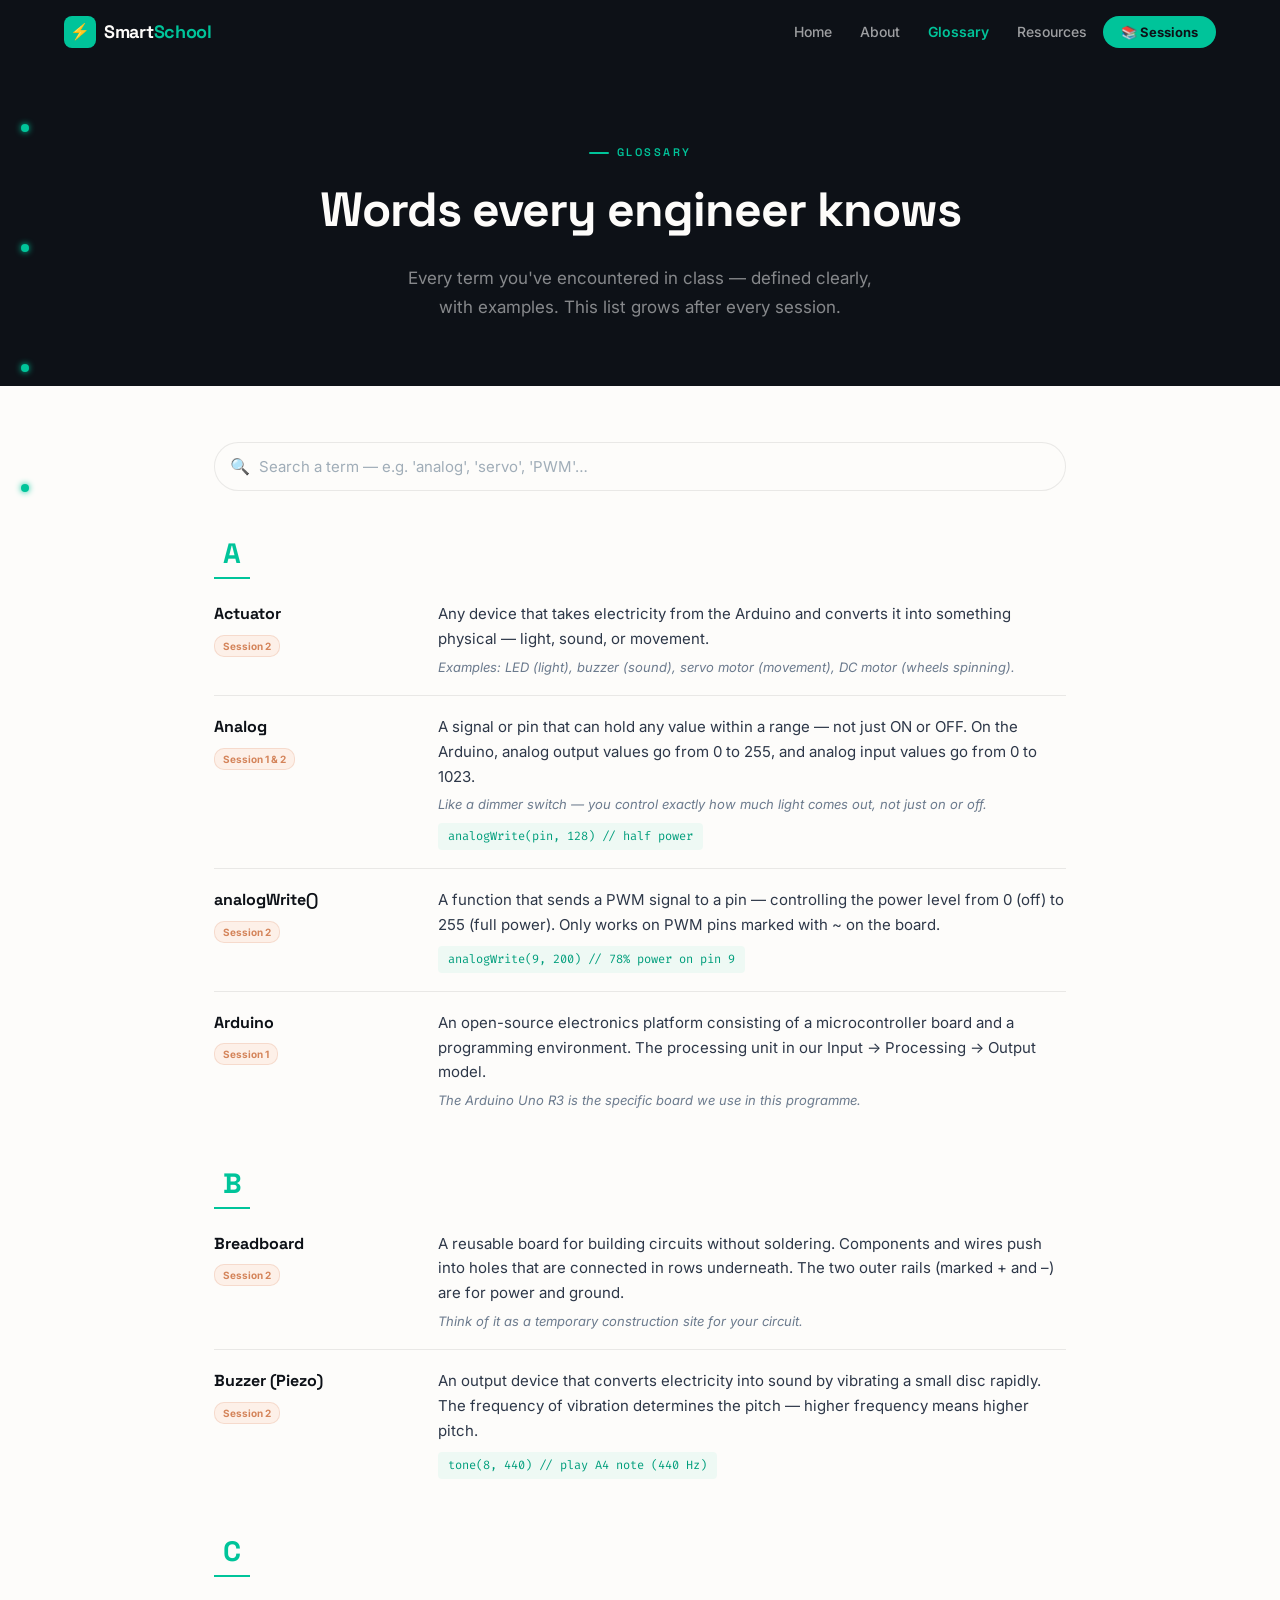
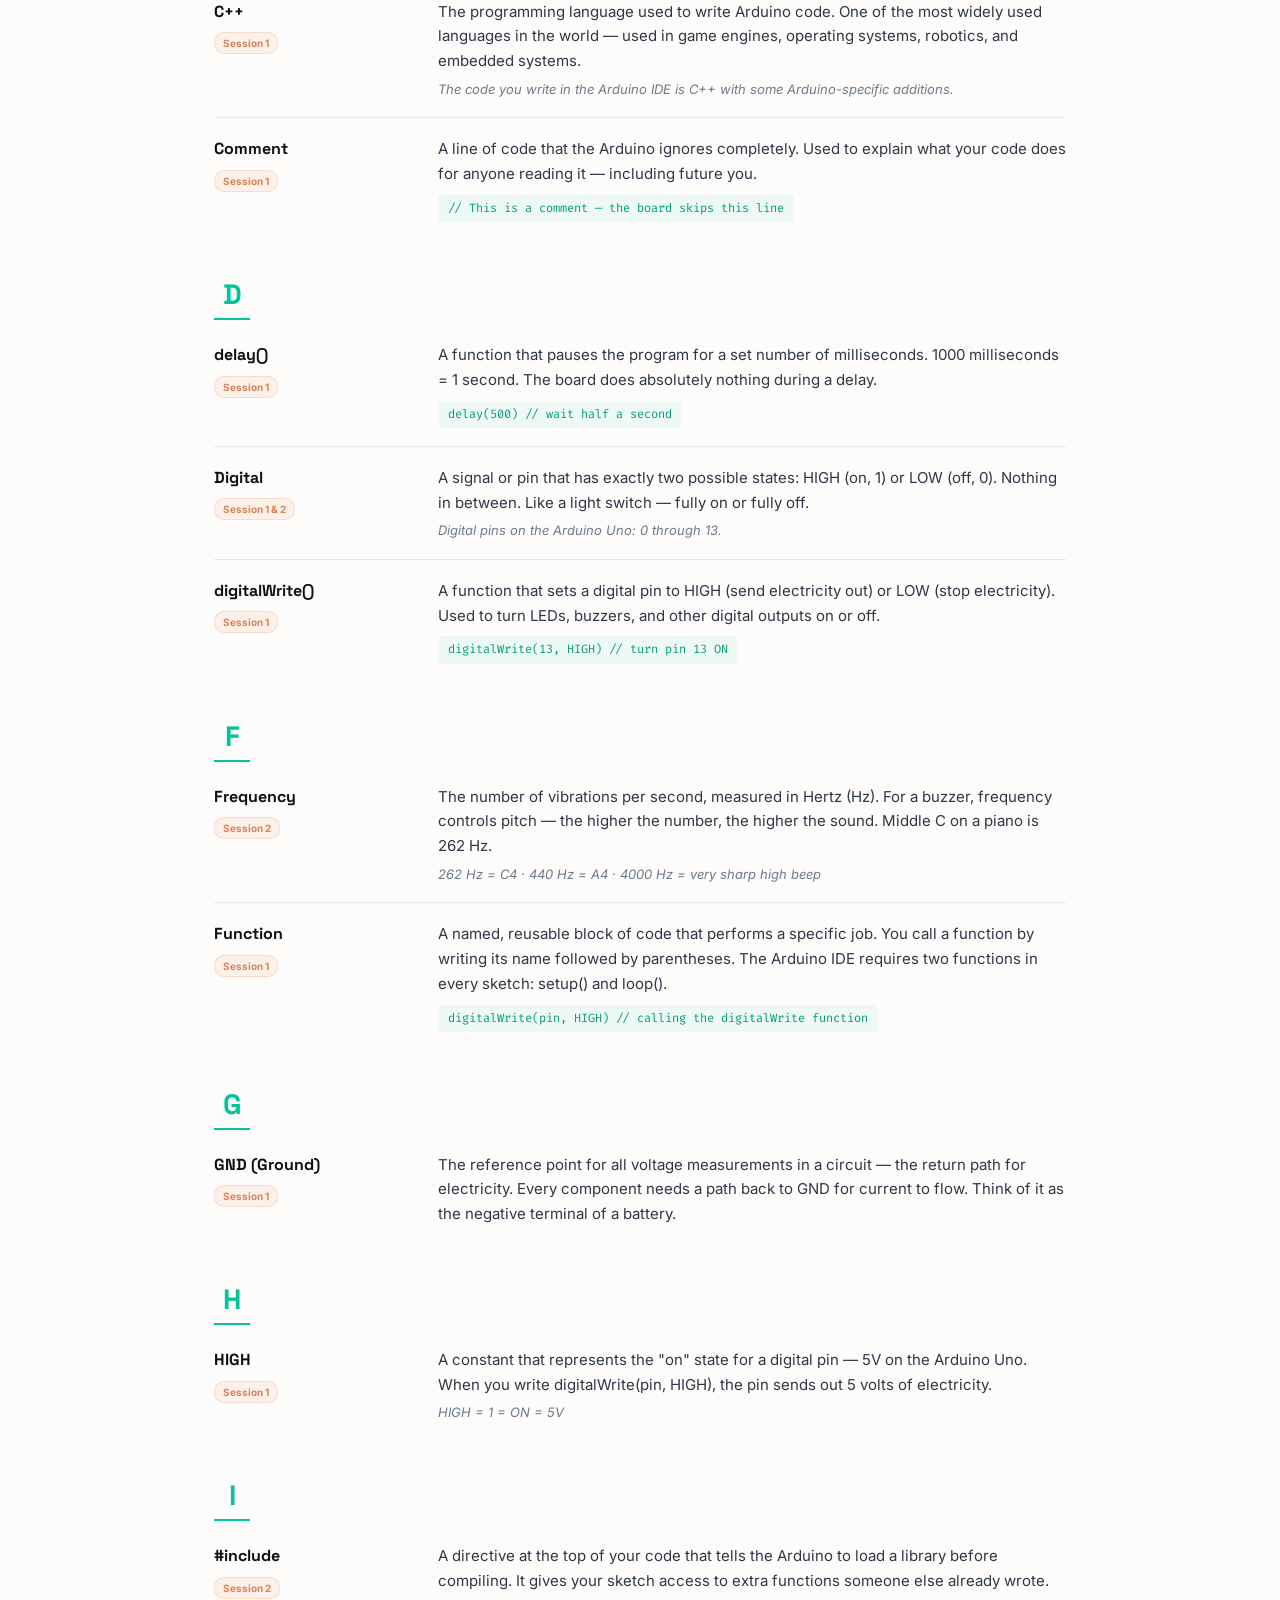
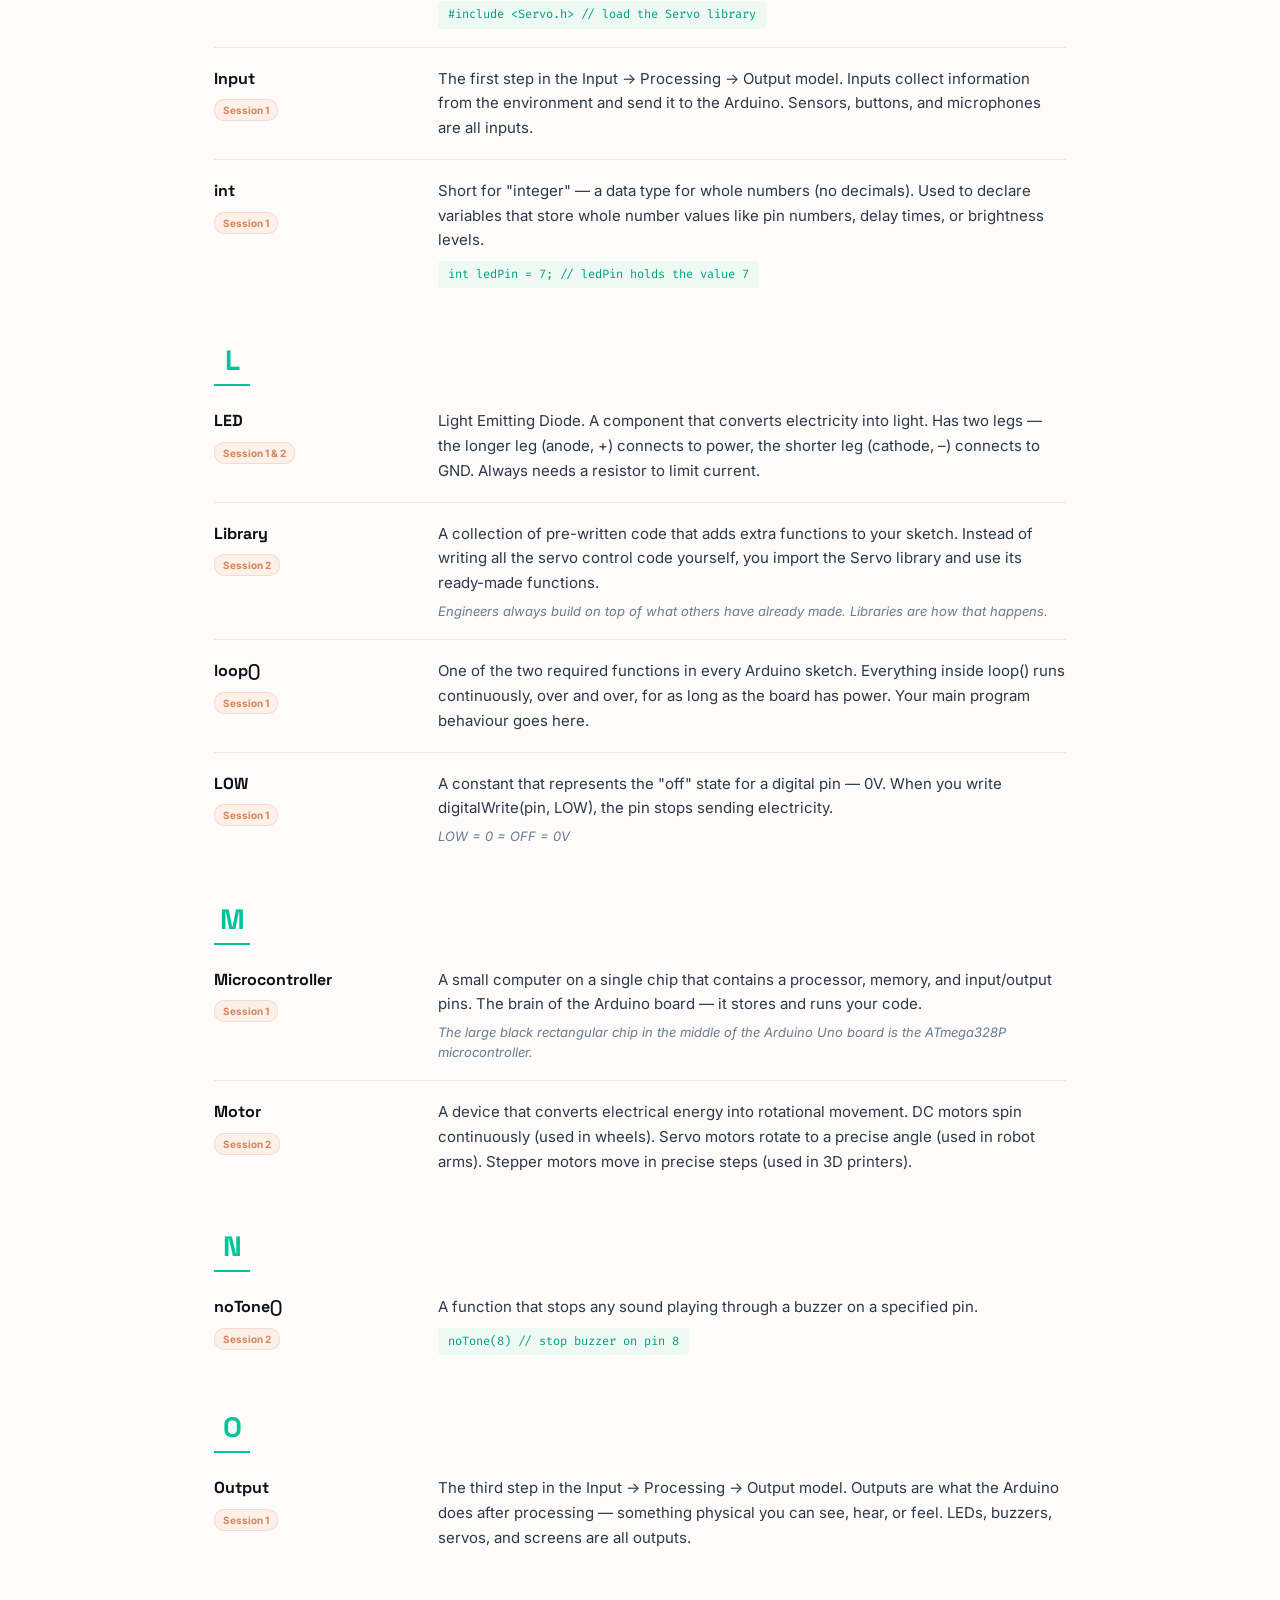
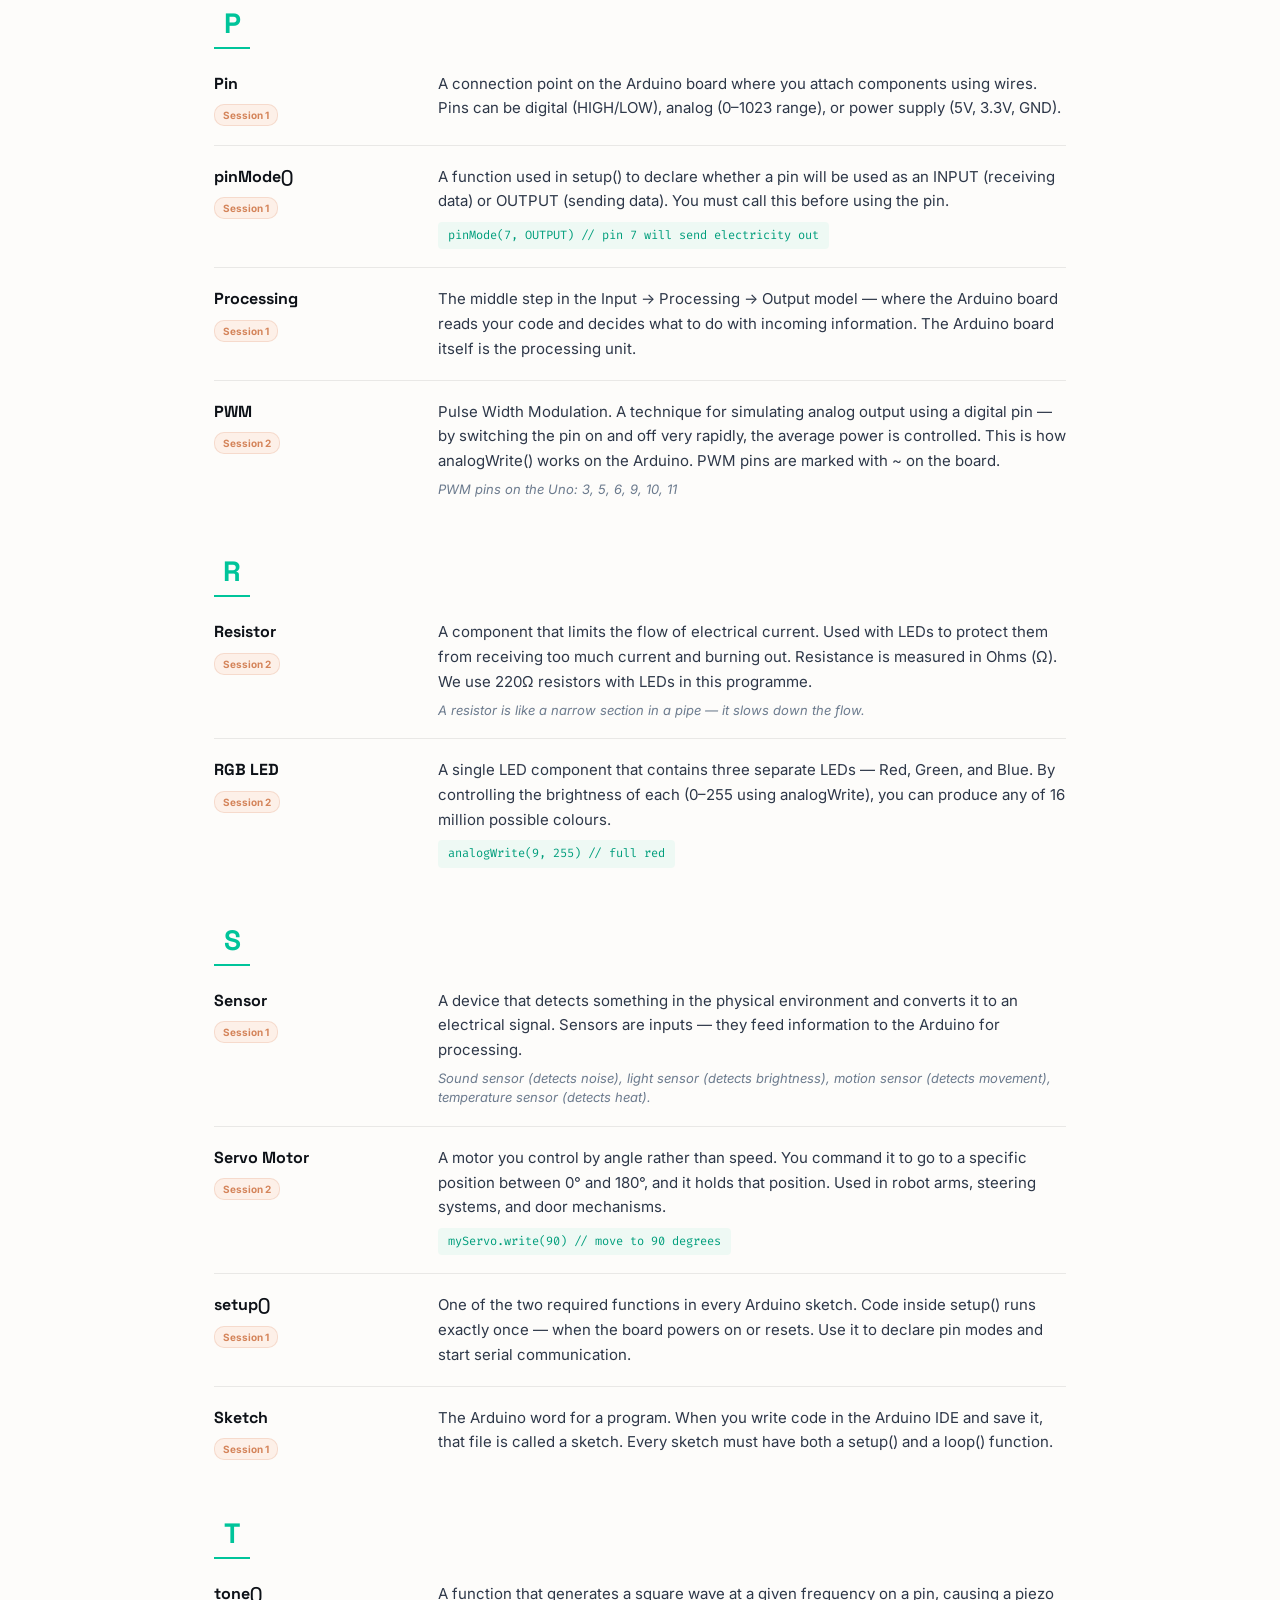
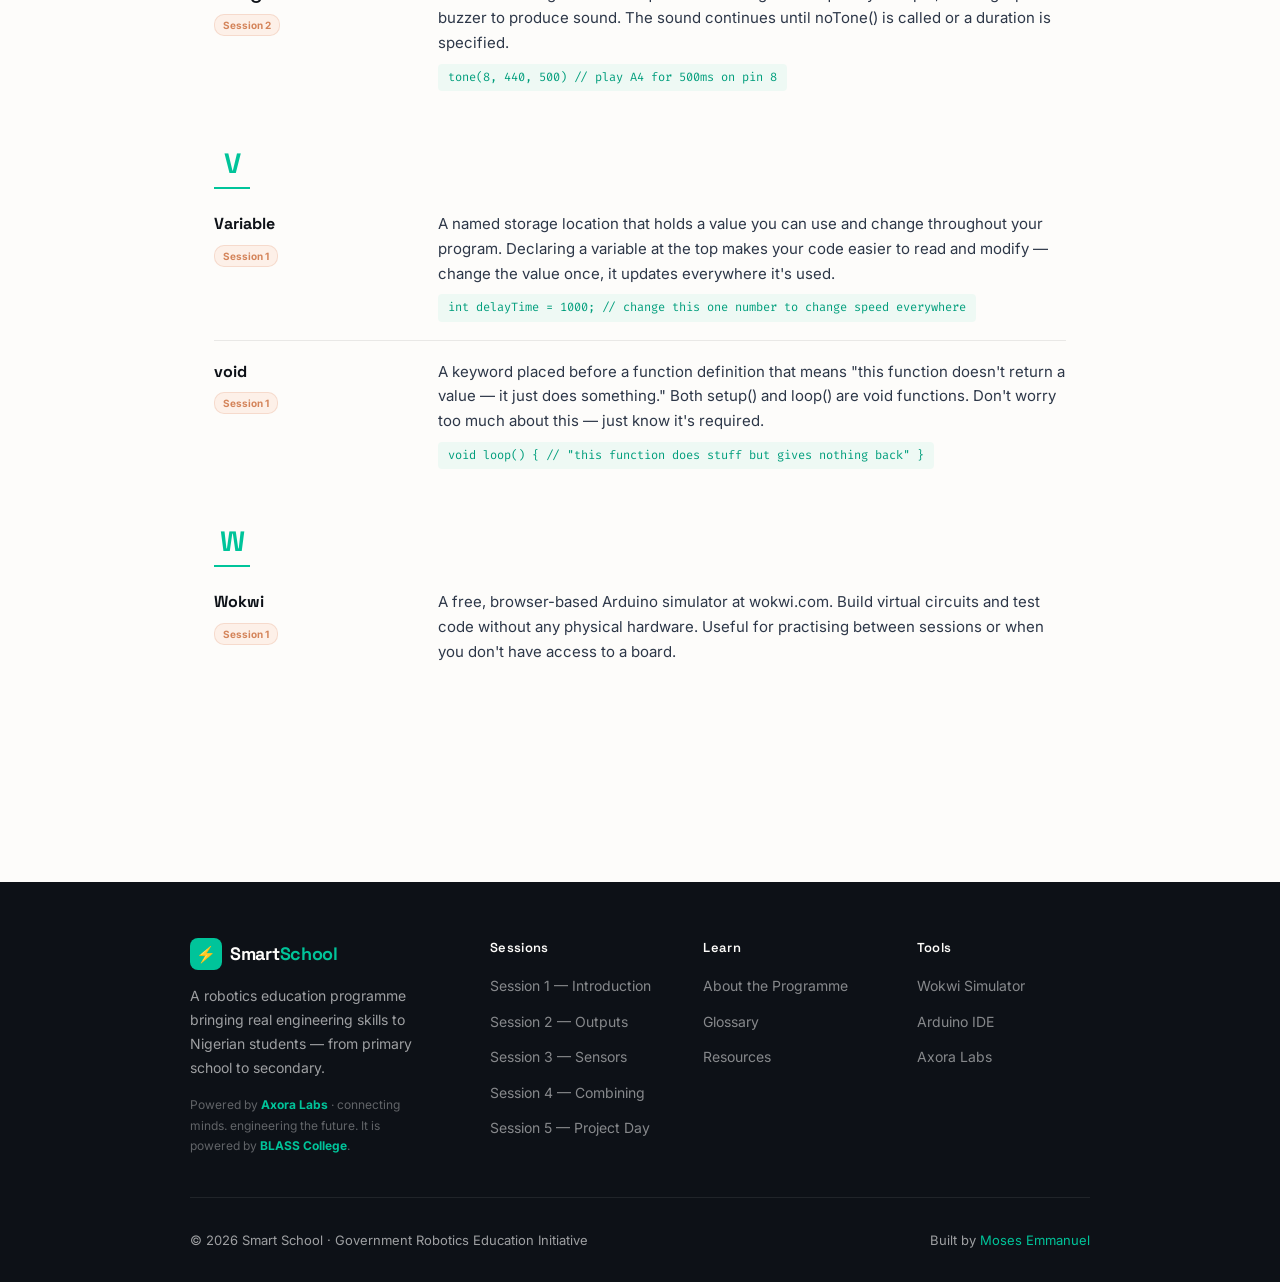
<file: glossary.html>
<!DOCTYPE html>
<html lang="en">
<head>
<meta charset="UTF-8">
<meta name="viewport" content="width=device-width, initial-scale=1.0">
<title>Glossary — Smart School</title>
<link rel="stylesheet" href="css/styles.css">
<style>
.page-banner {
  background: var(--ink);
  padding: calc(var(--nav-h) + 80px) 24px 64px;
  text-align: center;
}
.page-banner .eyebrow { justify-content: center; color: var(--teal); }
.page-banner .eyebrow::before { background: var(--teal); }
.page-banner h1 { font-family: var(--font-display); font-size: clamp(28px,5vw,48px); font-weight:700; color: var(--white); letter-spacing:-1px; margin-top:10px; }
.page-banner p { color: rgba(255,255,255,0.5); font-size: 17px; max-width: 480px; margin: 16px auto 0; line-height:1.7; }

.glossary-body { max-width: var(--max-w); margin: 0 auto; padding: 56px 24px 80px; }

/* Search */
.glossary-search-wrap {
  position: relative;
  margin-bottom: 48px;
}
.glossary-search-wrap .search-icon {
  position: absolute;
  left: 16px; top: 50%;
  transform: translateY(-50%);
  font-size: 16px;
  color: var(--muted);
  pointer-events: none;
}
#glossary-search {
  width: 100%;
  padding: 14px 20px 14px 44px;
  font-family: var(--font-body);
  font-size: 15px;
  border: 1.5px solid var(--border);
  border-radius: 40px;
  background: var(--white);
  color: var(--ink);
  outline: none;
  transition: border-color 0.15s, box-shadow 0.15s;
}
#glossary-search:focus { border-color: var(--teal); box-shadow: 0 0 0 3px rgba(0,196,154,0.1); }
#glossary-search::placeholder { color: var(--muted-lt); }

/* Letter groups */
.glossary-letter-group { margin-bottom: 40px; }
.glossary-letter {
  font-family: var(--font-display);
  font-size: 28px;
  font-weight: 700;
  color: var(--teal);
  margin-bottom: 4px;
  padding-bottom: 10px;
  border-bottom: 2px solid var(--teal);
  display: inline-block;
  min-width: 36px;
  text-align: center;
  line-height: 1;
}

/* Term */
.glossary-term {
  display: grid;
  grid-template-columns: 200px 1fr;
  gap: 24px;
  padding: 18px 0;
  border-bottom: 1px solid var(--border);
  align-items: baseline;
}
.glossary-term:last-child { border-bottom: none; }
.term-word {
  font-family: var(--font-display);
  font-weight: 700;
  font-size: 16px;
  color: var(--ink);
  margin-bottom: 4px;
}
.term-session {
  display: inline-block;
  font-size: 10px;
  font-weight: 700;
  padding: 2px 8px;
  border-radius: 10px;
  background: var(--copper-lt);
  color: var(--copper);
  border: 1px solid rgba(212,132,90,0.2);
}
.term-def {
  font-size: 15px;
  color: var(--ink3);
  line-height: 1.65;
}
.term-example {
  margin-top: 6px;
  font-size: 13px;
  color: var(--muted);
  font-style: italic;
  line-height: 1.5;
}
.term-code {
  margin-top: 8px;
  font-family: var(--font-mono);
  font-size: 12px;
  color: var(--teal-dark);
  background: rgba(0,196,154,0.06);
  padding: 4px 10px;
  border-radius: 4px;
  display: inline-block;
}

@media(max-width:600px){
  .glossary-term { grid-template-columns: 1fr; gap: 6px; }
}
</style>
</head>
<body>
<div id="nav-placeholder"></div>
<div class="nav-mobile" id="mobile-nav-placeholder"></div>

<div class="page-body page-body--bleed">
  <div class="page-banner">
    <div class="eyebrow">Glossary</div>
    <h1>Words every engineer knows</h1>
    <p>Every term you've encountered in class — defined clearly, with examples. This list grows after every session.</p>
  </div>

  <div class="circuit-trace">
    <div class="circuit-trace-line"></div>
    <div class="circuit-trace-dot trace-dot-marker"></div>
    <div class="circuit-trace-dot trace-dot-marker"></div>
    <div class="circuit-trace-dot trace-dot-marker"></div>
    <div class="circuit-trace-dot trace-dot-marker"></div>
  </div>

  <div class="glossary-body">

    <div class="glossary-search-wrap reveal">
      <span class="search-icon">🔍</span>
      <input type="text" id="glossary-search" placeholder="Search a term — e.g. 'analog', 'servo', 'PWM'…">
    </div>

    <!-- A -->
    <div class="glossary-letter-group reveal">
      <div class="glossary-letter">A</div>

      <div class="glossary-term">
        <div class="term-left">
          <div class="term-word">Actuator</div>
          <div class="term-session">Session 2</div>
        </div>
        <div class="term-right">
          <div class="term-def">Any device that takes electricity from the Arduino and converts it into something physical — light, sound, or movement.</div>
          <div class="term-example">Examples: LED (light), buzzer (sound), servo motor (movement), DC motor (wheels spinning).</div>
        </div>
      </div>

      <div class="glossary-term">
        <div class="term-left">
          <div class="term-word">Analog</div>
          <div class="term-session">Session 1 & 2</div>
        </div>
        <div class="term-right">
          <div class="term-def">A signal or pin that can hold any value within a range — not just ON or OFF. On the Arduino, analog output values go from 0 to 255, and analog input values go from 0 to 1023.</div>
          <div class="term-example">Like a dimmer switch — you control exactly how much light comes out, not just on or off.</div>
          <div class="term-code">analogWrite(pin, 128) // half power</div>
        </div>
      </div>

      <div class="glossary-term">
        <div class="term-left">
          <div class="term-word">analogWrite()</div>
          <div class="term-session">Session 2</div>
        </div>
        <div class="term-right">
          <div class="term-def">A function that sends a PWM signal to a pin — controlling the power level from 0 (off) to 255 (full power). Only works on PWM pins marked with ~ on the board.</div>
          <div class="term-code">analogWrite(9, 200) // 78% power on pin 9</div>
        </div>
      </div>

      <div class="glossary-term">
        <div class="term-left">
          <div class="term-word">Arduino</div>
          <div class="term-session">Session 1</div>
        </div>
        <div class="term-right">
          <div class="term-def">An open-source electronics platform consisting of a microcontroller board and a programming environment. The processing unit in our Input → Processing → Output model.</div>
          <div class="term-example">The Arduino Uno R3 is the specific board we use in this programme.</div>
        </div>
      </div>
    </div>

    <!-- B -->
    <div class="glossary-letter-group reveal">
      <div class="glossary-letter">B</div>

      <div class="glossary-term">
        <div class="term-left">
          <div class="term-word">Breadboard</div>
          <div class="term-session">Session 2</div>
        </div>
        <div class="term-right">
          <div class="term-def">A reusable board for building circuits without soldering. Components and wires push into holes that are connected in rows underneath. The two outer rails (marked + and –) are for power and ground.</div>
          <div class="term-example">Think of it as a temporary construction site for your circuit.</div>
        </div>
      </div>

      <div class="glossary-term">
        <div class="term-left">
          <div class="term-word">Buzzer (Piezo)</div>
          <div class="term-session">Session 2</div>
        </div>
        <div class="term-right">
          <div class="term-def">An output device that converts electricity into sound by vibrating a small disc rapidly. The frequency of vibration determines the pitch — higher frequency means higher pitch.</div>
          <div class="term-code">tone(8, 440) // play A4 note (440 Hz)</div>
        </div>
      </div>
    </div>

    <!-- C -->
    <div class="glossary-letter-group reveal">
      <div class="glossary-letter">C</div>

      <div class="glossary-term">
        <div class="term-left">
          <div class="term-word">C++</div>
          <div class="term-session">Session 1</div>
        </div>
        <div class="term-right">
          <div class="term-def">The programming language used to write Arduino code. One of the most widely used languages in the world — used in game engines, operating systems, robotics, and embedded systems.</div>
          <div class="term-example">The code you write in the Arduino IDE is C++ with some Arduino-specific additions.</div>
        </div>
      </div>

      <div class="glossary-term">
        <div class="term-left">
          <div class="term-word">Comment</div>
          <div class="term-session">Session 1</div>
        </div>
        <div class="term-right">
          <div class="term-def">A line of code that the Arduino ignores completely. Used to explain what your code does for anyone reading it — including future you.</div>
          <div class="term-code">// This is a comment — the board skips this line</div>
        </div>
      </div>
    </div>

    <!-- D -->
    <div class="glossary-letter-group reveal">
      <div class="glossary-letter">D</div>

      <div class="glossary-term">
        <div class="term-left">
          <div class="term-word">delay()</div>
          <div class="term-session">Session 1</div>
        </div>
        <div class="term-right">
          <div class="term-def">A function that pauses the program for a set number of milliseconds. 1000 milliseconds = 1 second. The board does absolutely nothing during a delay.</div>
          <div class="term-code">delay(500) // wait half a second</div>
        </div>
      </div>

      <div class="glossary-term">
        <div class="term-left">
          <div class="term-word">Digital</div>
          <div class="term-session">Session 1 & 2</div>
        </div>
        <div class="term-right">
          <div class="term-def">A signal or pin that has exactly two possible states: HIGH (on, 1) or LOW (off, 0). Nothing in between. Like a light switch — fully on or fully off.</div>
          <div class="term-example">Digital pins on the Arduino Uno: 0 through 13.</div>
        </div>
      </div>

      <div class="glossary-term">
        <div class="term-left">
          <div class="term-word">digitalWrite()</div>
          <div class="term-session">Session 1</div>
        </div>
        <div class="term-right">
          <div class="term-def">A function that sets a digital pin to HIGH (send electricity out) or LOW (stop electricity). Used to turn LEDs, buzzers, and other digital outputs on or off.</div>
          <div class="term-code">digitalWrite(13, HIGH) // turn pin 13 ON</div>
        </div>
      </div>
    </div>

    <!-- F -->
    <div class="glossary-letter-group reveal">
      <div class="glossary-letter">F</div>

      <div class="glossary-term">
        <div class="term-left">
          <div class="term-word">Frequency</div>
          <div class="term-session">Session 2</div>
        </div>
        <div class="term-right">
          <div class="term-def">The number of vibrations per second, measured in Hertz (Hz). For a buzzer, frequency controls pitch — the higher the number, the higher the sound. Middle C on a piano is 262 Hz.</div>
          <div class="term-example">262 Hz = C4 · 440 Hz = A4 · 4000 Hz = very sharp high beep</div>
        </div>
      </div>

      <div class="glossary-term">
        <div class="term-left">
          <div class="term-word">Function</div>
          <div class="term-session">Session 1</div>
        </div>
        <div class="term-right">
          <div class="term-def">A named, reusable block of code that performs a specific job. You call a function by writing its name followed by parentheses. The Arduino IDE requires two functions in every sketch: setup() and loop().</div>
          <div class="term-code">digitalWrite(pin, HIGH) // calling the digitalWrite function</div>
        </div>
      </div>
    </div>

    <!-- G -->
    <div class="glossary-letter-group reveal">
      <div class="glossary-letter">G</div>

      <div class="glossary-term">
        <div class="term-left">
          <div class="term-word">GND (Ground)</div>
          <div class="term-session">Session 1</div>
        </div>
        <div class="term-right">
          <div class="term-def">The reference point for all voltage measurements in a circuit — the return path for electricity. Every component needs a path back to GND for current to flow. Think of it as the negative terminal of a battery.</div>
        </div>
      </div>
    </div>

    <!-- H -->
    <div class="glossary-letter-group reveal">
      <div class="glossary-letter">H</div>

      <div class="glossary-term">
        <div class="term-left">
          <div class="term-word">HIGH</div>
          <div class="term-session">Session 1</div>
        </div>
        <div class="term-right">
          <div class="term-def">A constant that represents the "on" state for a digital pin — 5V on the Arduino Uno. When you write digitalWrite(pin, HIGH), the pin sends out 5 volts of electricity.</div>
          <div class="term-example">HIGH = 1 = ON = 5V</div>
        </div>
      </div>
    </div>

    <!-- I -->
    <div class="glossary-letter-group reveal">
      <div class="glossary-letter">I</div>

      <div class="glossary-term">
        <div class="term-left">
          <div class="term-word">#include</div>
          <div class="term-session">Session 2</div>
        </div>
        <div class="term-right">
          <div class="term-def">A directive at the top of your code that tells the Arduino to load a library before compiling. It gives your sketch access to extra functions someone else already wrote.</div>
          <div class="term-code">#include &lt;Servo.h&gt; // load the Servo library</div>
        </div>
      </div>

      <div class="glossary-term">
        <div class="term-left">
          <div class="term-word">Input</div>
          <div class="term-session">Session 1</div>
        </div>
        <div class="term-right">
          <div class="term-def">The first step in the Input → Processing → Output model. Inputs collect information from the environment and send it to the Arduino. Sensors, buttons, and microphones are all inputs.</div>
        </div>
      </div>

      <div class="glossary-term">
        <div class="term-left">
          <div class="term-word">int</div>
          <div class="term-session">Session 1</div>
        </div>
        <div class="term-right">
          <div class="term-def">Short for "integer" — a data type for whole numbers (no decimals). Used to declare variables that store whole number values like pin numbers, delay times, or brightness levels.</div>
          <div class="term-code">int ledPin = 7; // ledPin holds the value 7</div>
        </div>
      </div>
    </div>

    <!-- L -->
    <div class="glossary-letter-group reveal">
      <div class="glossary-letter">L</div>

      <div class="glossary-term">
        <div class="term-left">
          <div class="term-word">LED</div>
          <div class="term-session">Session 1 & 2</div>
        </div>
        <div class="term-right">
          <div class="term-def">Light Emitting Diode. A component that converts electricity into light. Has two legs — the longer leg (anode, +) connects to power, the shorter leg (cathode, –) connects to GND. Always needs a resistor to limit current.</div>
        </div>
      </div>

      <div class="glossary-term">
        <div class="term-left">
          <div class="term-word">Library</div>
          <div class="term-session">Session 2</div>
        </div>
        <div class="term-right">
          <div class="term-def">A collection of pre-written code that adds extra functions to your sketch. Instead of writing all the servo control code yourself, you import the Servo library and use its ready-made functions.</div>
          <div class="term-example">Engineers always build on top of what others have already made. Libraries are how that happens.</div>
        </div>
      </div>

      <div class="glossary-term">
        <div class="term-left">
          <div class="term-word">loop()</div>
          <div class="term-session">Session 1</div>
        </div>
        <div class="term-right">
          <div class="term-def">One of the two required functions in every Arduino sketch. Everything inside loop() runs continuously, over and over, for as long as the board has power. Your main program behaviour goes here.</div>
        </div>
      </div>

      <div class="glossary-term">
        <div class="term-left">
          <div class="term-word">LOW</div>
          <div class="term-session">Session 1</div>
        </div>
        <div class="term-right">
          <div class="term-def">A constant that represents the "off" state for a digital pin — 0V. When you write digitalWrite(pin, LOW), the pin stops sending electricity.</div>
          <div class="term-example">LOW = 0 = OFF = 0V</div>
        </div>
      </div>
    </div>

    <!-- M -->
    <div class="glossary-letter-group reveal">
      <div class="glossary-letter">M</div>

      <div class="glossary-term">
        <div class="term-left">
          <div class="term-word">Microcontroller</div>
          <div class="term-session">Session 1</div>
        </div>
        <div class="term-right">
          <div class="term-def">A small computer on a single chip that contains a processor, memory, and input/output pins. The brain of the Arduino board — it stores and runs your code.</div>
          <div class="term-example">The large black rectangular chip in the middle of the Arduino Uno board is the ATmega328P microcontroller.</div>
        </div>
      </div>

      <div class="glossary-term">
        <div class="term-left">
          <div class="term-word">Motor</div>
          <div class="term-session">Session 2</div>
        </div>
        <div class="term-right">
          <div class="term-def">A device that converts electrical energy into rotational movement. DC motors spin continuously (used in wheels). Servo motors rotate to a precise angle (used in robot arms). Stepper motors move in precise steps (used in 3D printers).</div>
        </div>
      </div>
    </div>

    <!-- N -->
    <div class="glossary-letter-group reveal">
      <div class="glossary-letter">N</div>

      <div class="glossary-term">
        <div class="term-left">
          <div class="term-word">noTone()</div>
          <div class="term-session">Session 2</div>
        </div>
        <div class="term-right">
          <div class="term-def">A function that stops any sound playing through a buzzer on a specified pin.</div>
          <div class="term-code">noTone(8) // stop buzzer on pin 8</div>
        </div>
      </div>
    </div>

    <!-- O -->
    <div class="glossary-letter-group reveal">
      <div class="glossary-letter">O</div>

      <div class="glossary-term">
        <div class="term-left">
          <div class="term-word">Output</div>
          <div class="term-session">Session 1</div>
        </div>
        <div class="term-right">
          <div class="term-def">The third step in the Input → Processing → Output model. Outputs are what the Arduino does after processing — something physical you can see, hear, or feel. LEDs, buzzers, servos, and screens are all outputs.</div>
        </div>
      </div>
    </div>

    <!-- P -->
    <div class="glossary-letter-group reveal">
      <div class="glossary-letter">P</div>

      <div class="glossary-term">
        <div class="term-left">
          <div class="term-word">Pin</div>
          <div class="term-session">Session 1</div>
        </div>
        <div class="term-right">
          <div class="term-def">A connection point on the Arduino board where you attach components using wires. Pins can be digital (HIGH/LOW), analog (0–1023 range), or power supply (5V, 3.3V, GND).</div>
        </div>
      </div>

      <div class="glossary-term">
        <div class="term-left">
          <div class="term-word">pinMode()</div>
          <div class="term-session">Session 1</div>
        </div>
        <div class="term-right">
          <div class="term-def">A function used in setup() to declare whether a pin will be used as an INPUT (receiving data) or OUTPUT (sending data). You must call this before using the pin.</div>
          <div class="term-code">pinMode(7, OUTPUT) // pin 7 will send electricity out</div>
        </div>
      </div>

      <div class="glossary-term">
        <div class="term-left">
          <div class="term-word">Processing</div>
          <div class="term-session">Session 1</div>
        </div>
        <div class="term-right">
          <div class="term-def">The middle step in the Input → Processing → Output model — where the Arduino board reads your code and decides what to do with incoming information. The Arduino board itself is the processing unit.</div>
        </div>
      </div>

      <div class="glossary-term">
        <div class="term-left">
          <div class="term-word">PWM</div>
          <div class="term-session">Session 2</div>
        </div>
        <div class="term-right">
          <div class="term-def">Pulse Width Modulation. A technique for simulating analog output using a digital pin — by switching the pin on and off very rapidly, the average power is controlled. This is how analogWrite() works on the Arduino. PWM pins are marked with ~ on the board.</div>
          <div class="term-example">PWM pins on the Uno: 3, 5, 6, 9, 10, 11</div>
        </div>
      </div>
    </div>

    <!-- R -->
    <div class="glossary-letter-group reveal">
      <div class="glossary-letter">R</div>

      <div class="glossary-term">
        <div class="term-left">
          <div class="term-word">Resistor</div>
          <div class="term-session">Session 2</div>
        </div>
        <div class="term-right">
          <div class="term-def">A component that limits the flow of electrical current. Used with LEDs to protect them from receiving too much current and burning out. Resistance is measured in Ohms (Ω). We use 220Ω resistors with LEDs in this programme.</div>
          <div class="term-example">A resistor is like a narrow section in a pipe — it slows down the flow.</div>
        </div>
      </div>

      <div class="glossary-term">
        <div class="term-left">
          <div class="term-word">RGB LED</div>
          <div class="term-session">Session 2</div>
        </div>
        <div class="term-right">
          <div class="term-def">A single LED component that contains three separate LEDs — Red, Green, and Blue. By controlling the brightness of each (0–255 using analogWrite), you can produce any of 16 million possible colours.</div>
          <div class="term-code">analogWrite(9, 255) // full red</div>
        </div>
      </div>
    </div>

    <!-- S -->
    <div class="glossary-letter-group reveal">
      <div class="glossary-letter">S</div>

      <div class="glossary-term">
        <div class="term-left">
          <div class="term-word">Sensor</div>
          <div class="term-session">Session 1</div>
        </div>
        <div class="term-right">
          <div class="term-def">A device that detects something in the physical environment and converts it to an electrical signal. Sensors are inputs — they feed information to the Arduino for processing.</div>
          <div class="term-example">Sound sensor (detects noise), light sensor (detects brightness), motion sensor (detects movement), temperature sensor (detects heat).</div>
        </div>
      </div>

      <div class="glossary-term">
        <div class="term-left">
          <div class="term-word">Servo Motor</div>
          <div class="term-session">Session 2</div>
        </div>
        <div class="term-right">
          <div class="term-def">A motor you control by angle rather than speed. You command it to go to a specific position between 0° and 180°, and it holds that position. Used in robot arms, steering systems, and door mechanisms.</div>
          <div class="term-code">myServo.write(90) // move to 90 degrees</div>
        </div>
      </div>

      <div class="glossary-term">
        <div class="term-left">
          <div class="term-word">setup()</div>
          <div class="term-session">Session 1</div>
        </div>
        <div class="term-right">
          <div class="term-def">One of the two required functions in every Arduino sketch. Code inside setup() runs exactly once — when the board powers on or resets. Use it to declare pin modes and start serial communication.</div>
        </div>
      </div>

      <div class="glossary-term">
        <div class="term-left">
          <div class="term-word">Sketch</div>
          <div class="term-session">Session 1</div>
        </div>
        <div class="term-right">
          <div class="term-def">The Arduino word for a program. When you write code in the Arduino IDE and save it, that file is called a sketch. Every sketch must have both a setup() and a loop() function.</div>
        </div>
      </div>
    </div>

    <!-- T -->
    <div class="glossary-letter-group reveal">
      <div class="glossary-letter">T</div>

      <div class="glossary-term">
        <div class="term-left">
          <div class="term-word">tone()</div>
          <div class="term-session">Session 2</div>
        </div>
        <div class="term-right">
          <div class="term-def">A function that generates a square wave at a given frequency on a pin, causing a piezo buzzer to produce sound. The sound continues until noTone() is called or a duration is specified.</div>
          <div class="term-code">tone(8, 440, 500) // play A4 for 500ms on pin 8</div>
        </div>
      </div>
    </div>

    <!-- V -->
    <div class="glossary-letter-group reveal">
      <div class="glossary-letter">V</div>

      <div class="glossary-term">
        <div class="term-left">
          <div class="term-word">Variable</div>
          <div class="term-session">Session 1</div>
        </div>
        <div class="term-right">
          <div class="term-def">A named storage location that holds a value you can use and change throughout your program. Declaring a variable at the top makes your code easier to read and modify — change the value once, it updates everywhere it's used.</div>
          <div class="term-code">int delayTime = 1000; // change this one number to change speed everywhere</div>
        </div>
      </div>

      <div class="glossary-term">
        <div class="term-left">
          <div class="term-word">void</div>
          <div class="term-session">Session 1</div>
        </div>
        <div class="term-right">
          <div class="term-def">A keyword placed before a function definition that means "this function doesn't return a value — it just does something." Both setup() and loop() are void functions. Don't worry too much about this — just know it's required.</div>
          <div class="term-code">void loop() { // "this function does stuff but gives nothing back" }</div>
        </div>
      </div>
    </div>

    <!-- W -->
    <div class="glossary-letter-group reveal">
      <div class="glossary-letter">W</div>

      <div class="glossary-term">
        <div class="term-left">
          <div class="term-word">Wokwi</div>
          <div class="term-session">Session 1</div>
        </div>
        <div class="term-right">
          <div class="term-def">A free, browser-based Arduino simulator at wokwi.com. Build virtual circuits and test code without any physical hardware. Useful for practising between sessions or when you don't have access to a board.</div>
        </div>
      </div>
    </div>

  </div>
</div>

<div id="footer-placeholder"></div>
<script src="js/main.js"></script>
<script>
  document.getElementById('nav-placeholder').outerHTML = renderNav('dark');
  document.getElementById('footer-placeholder').outerHTML = renderFooter();
</script>
</body>
</html>
</file>
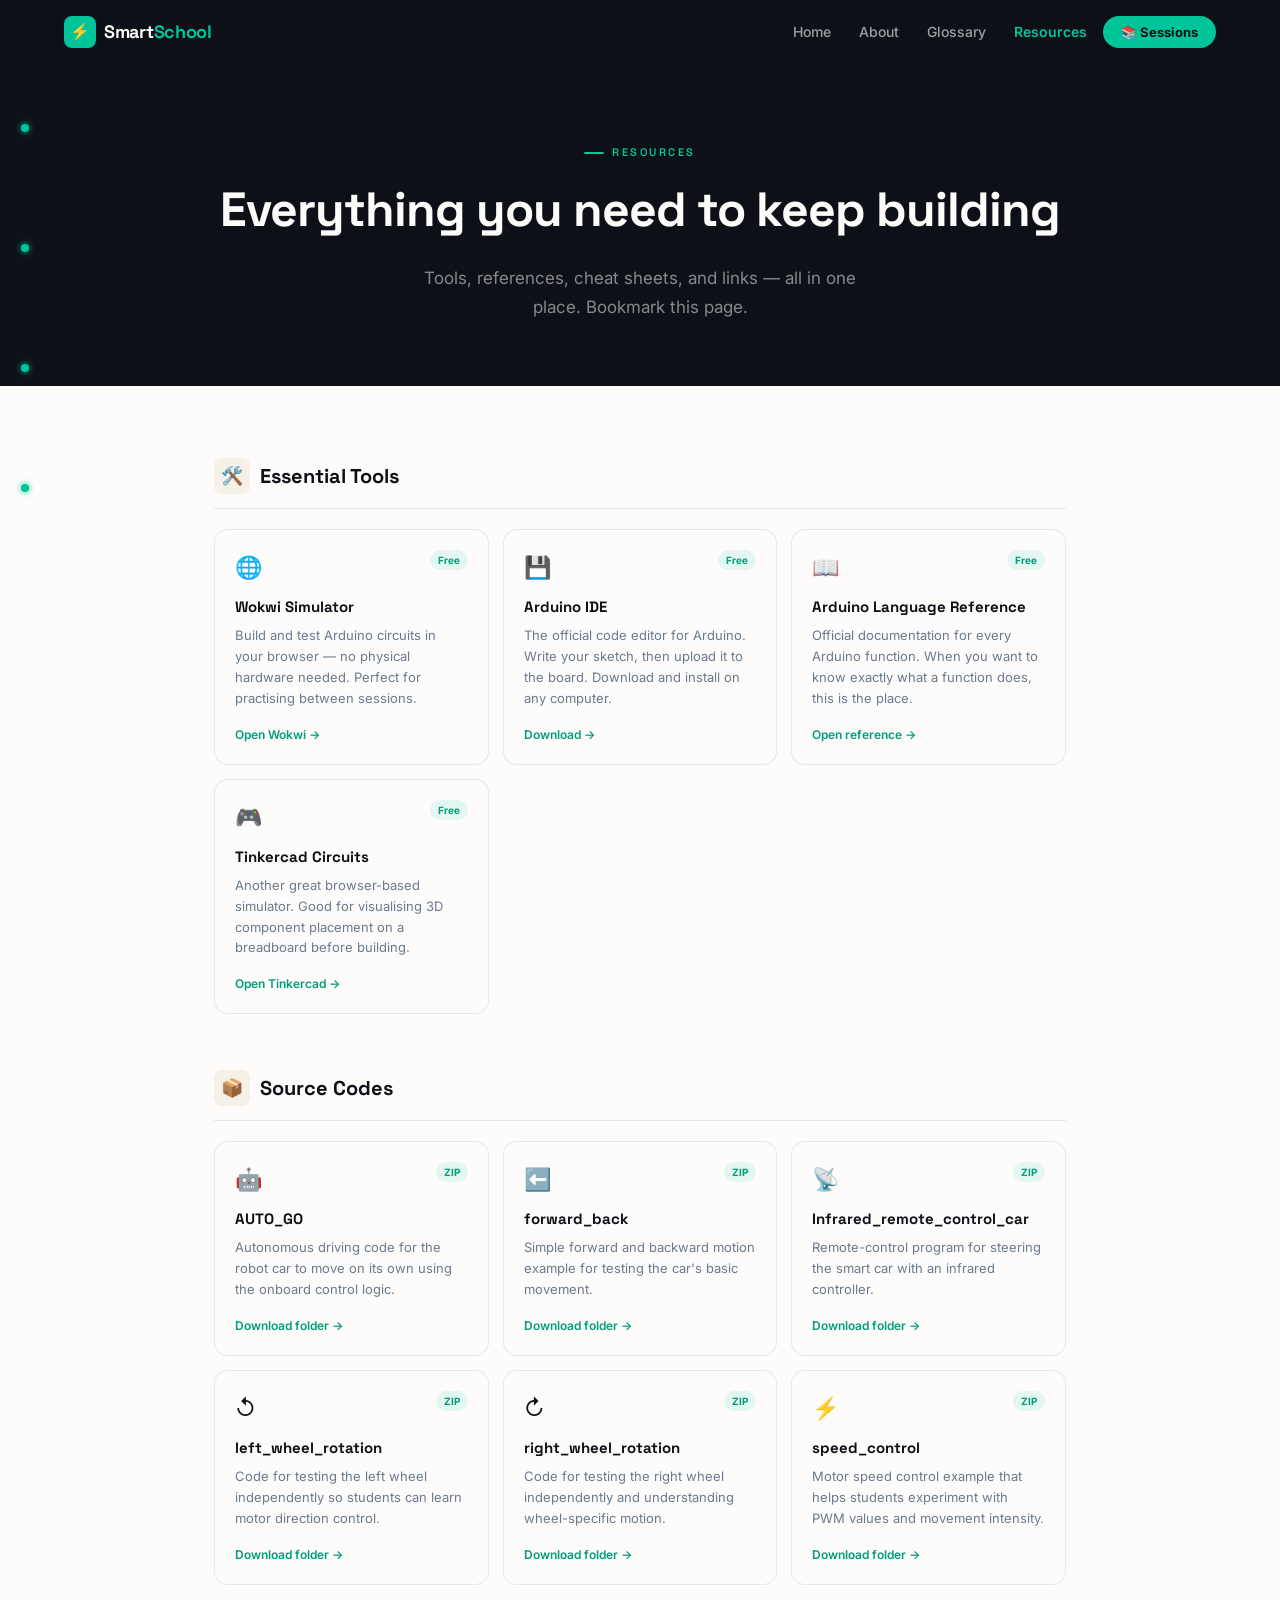
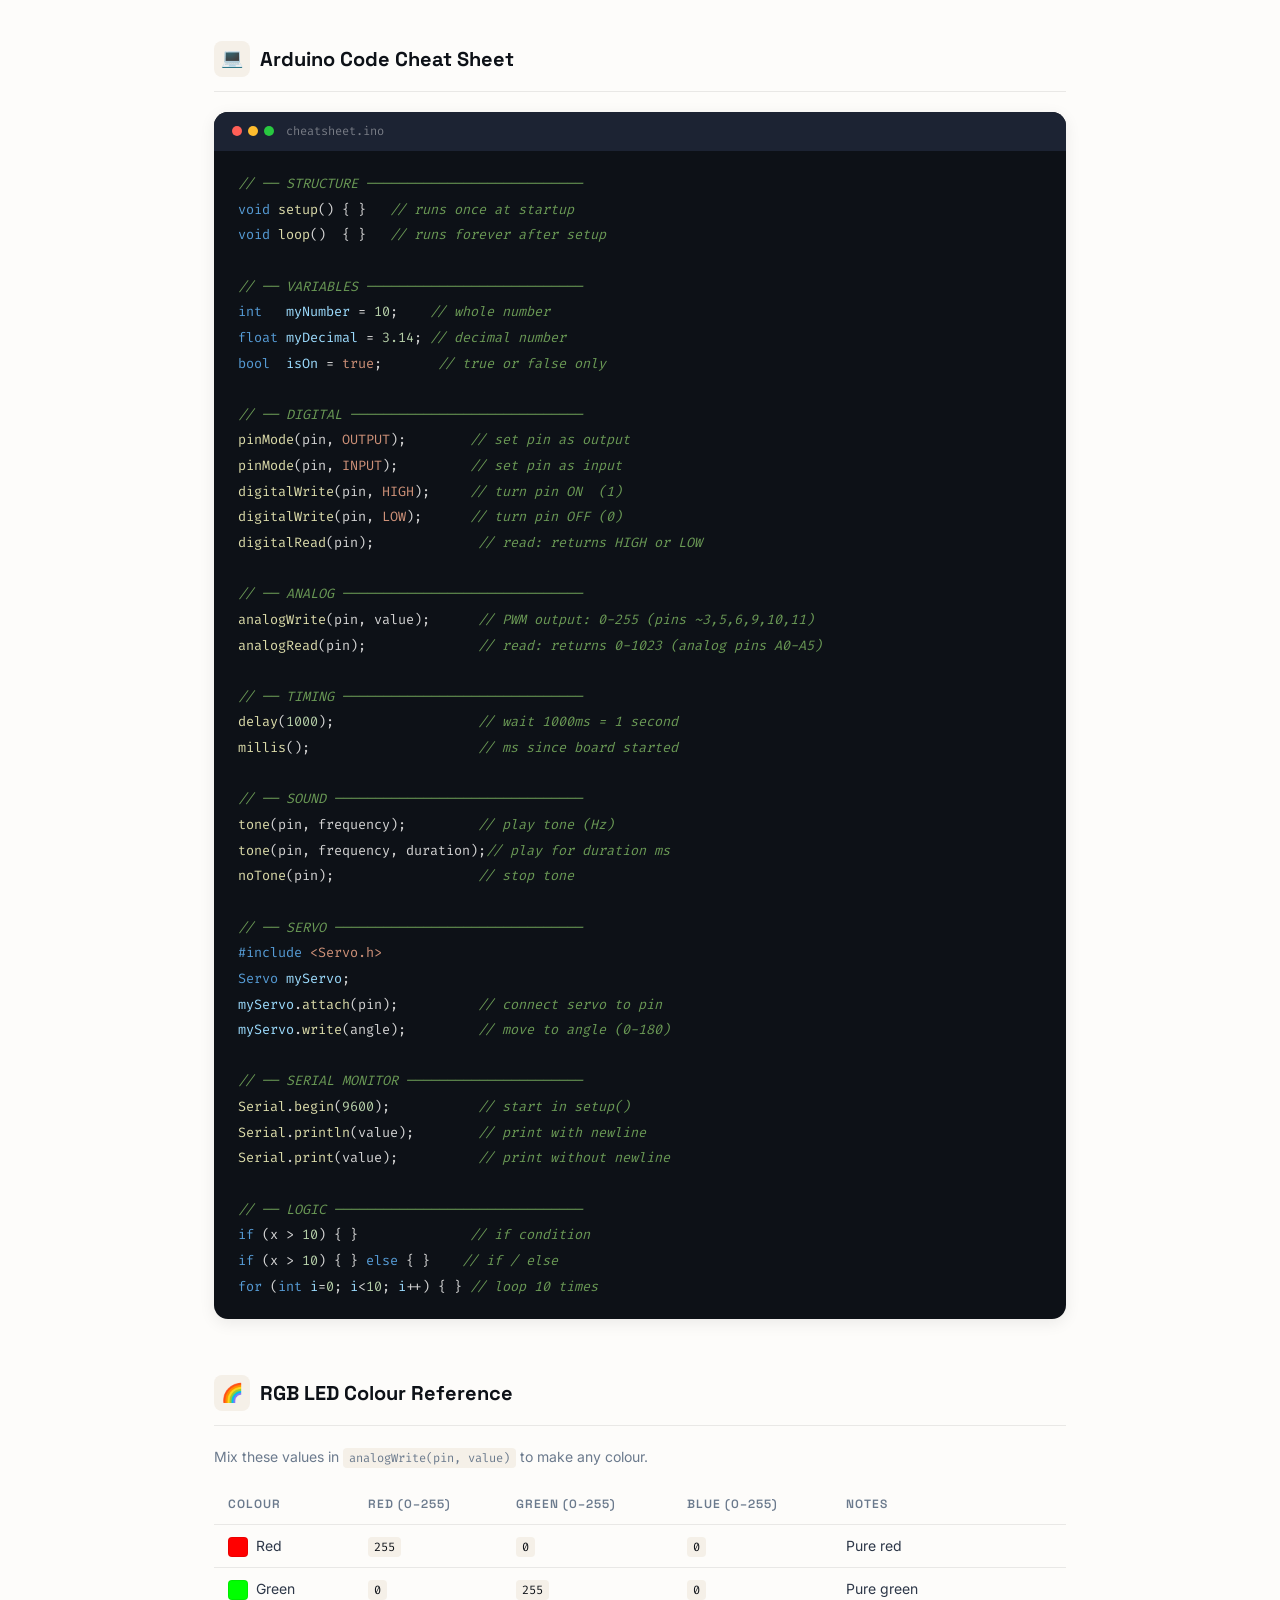
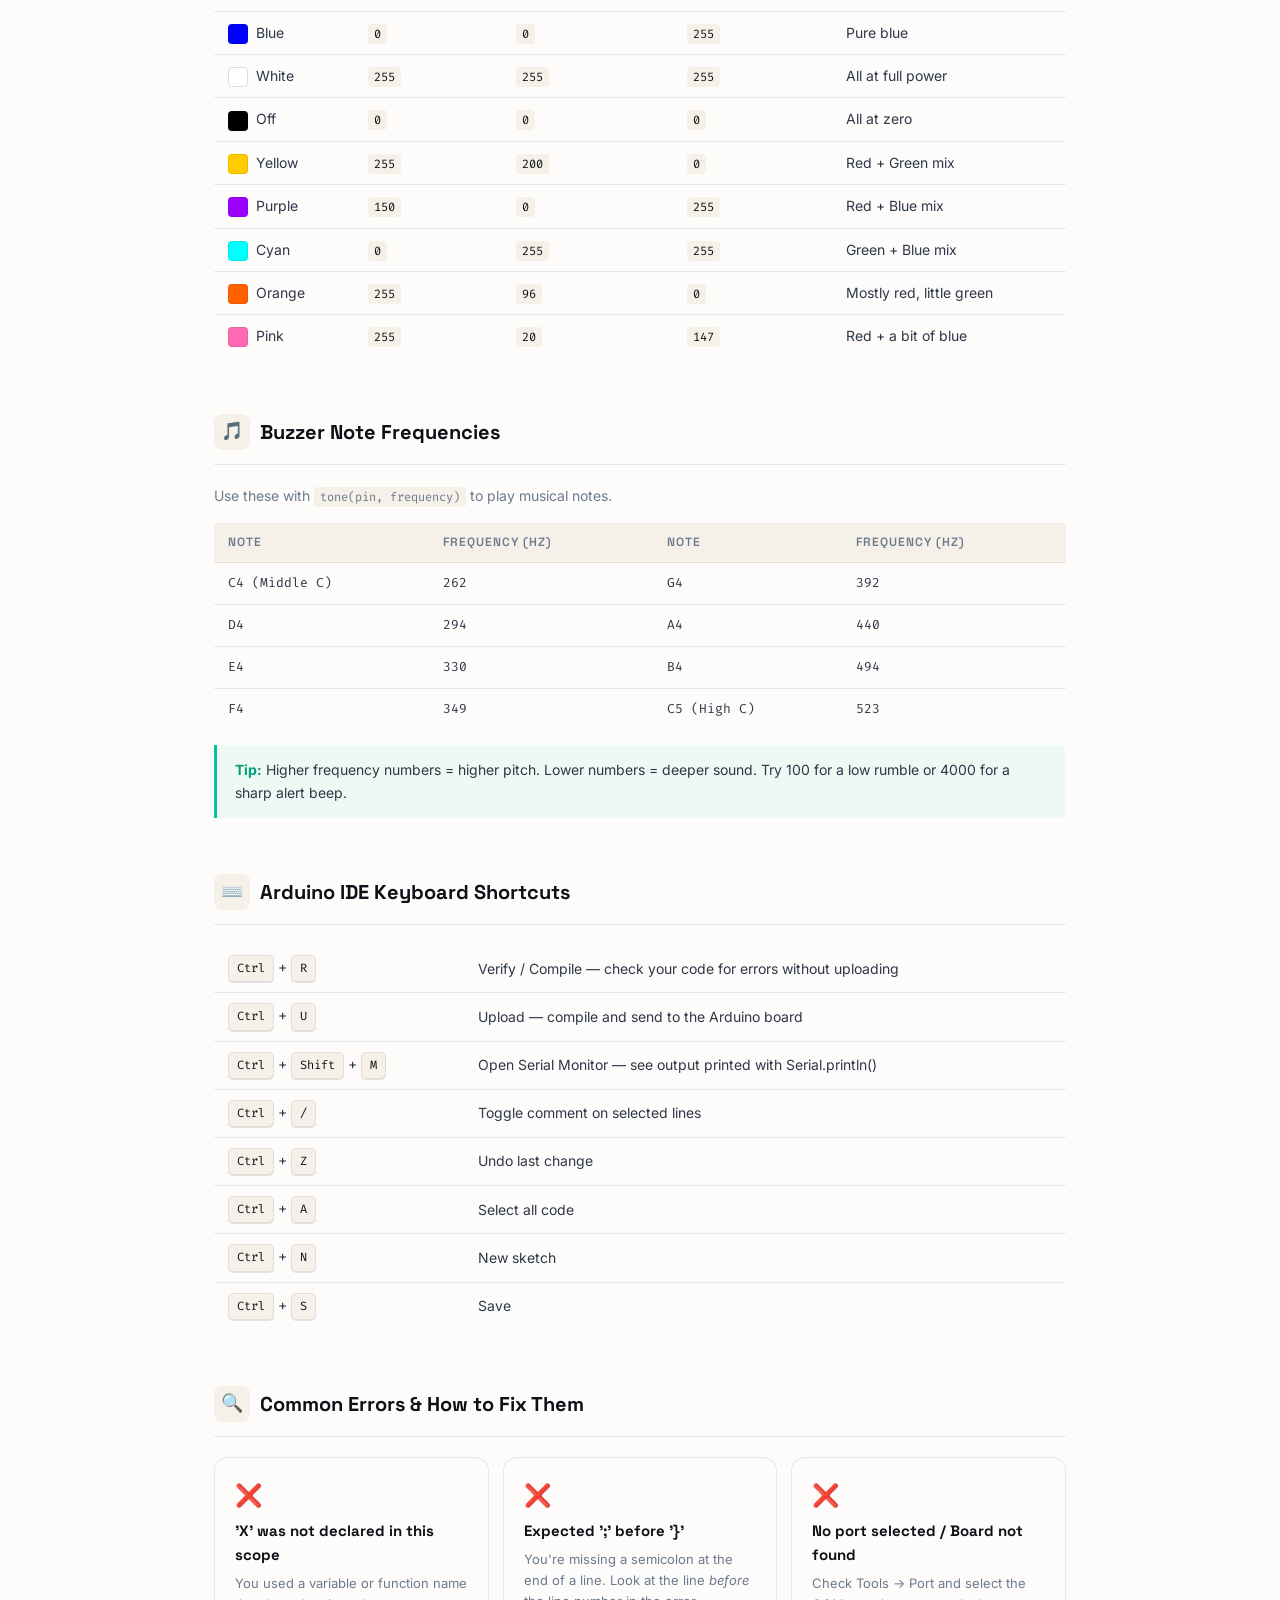
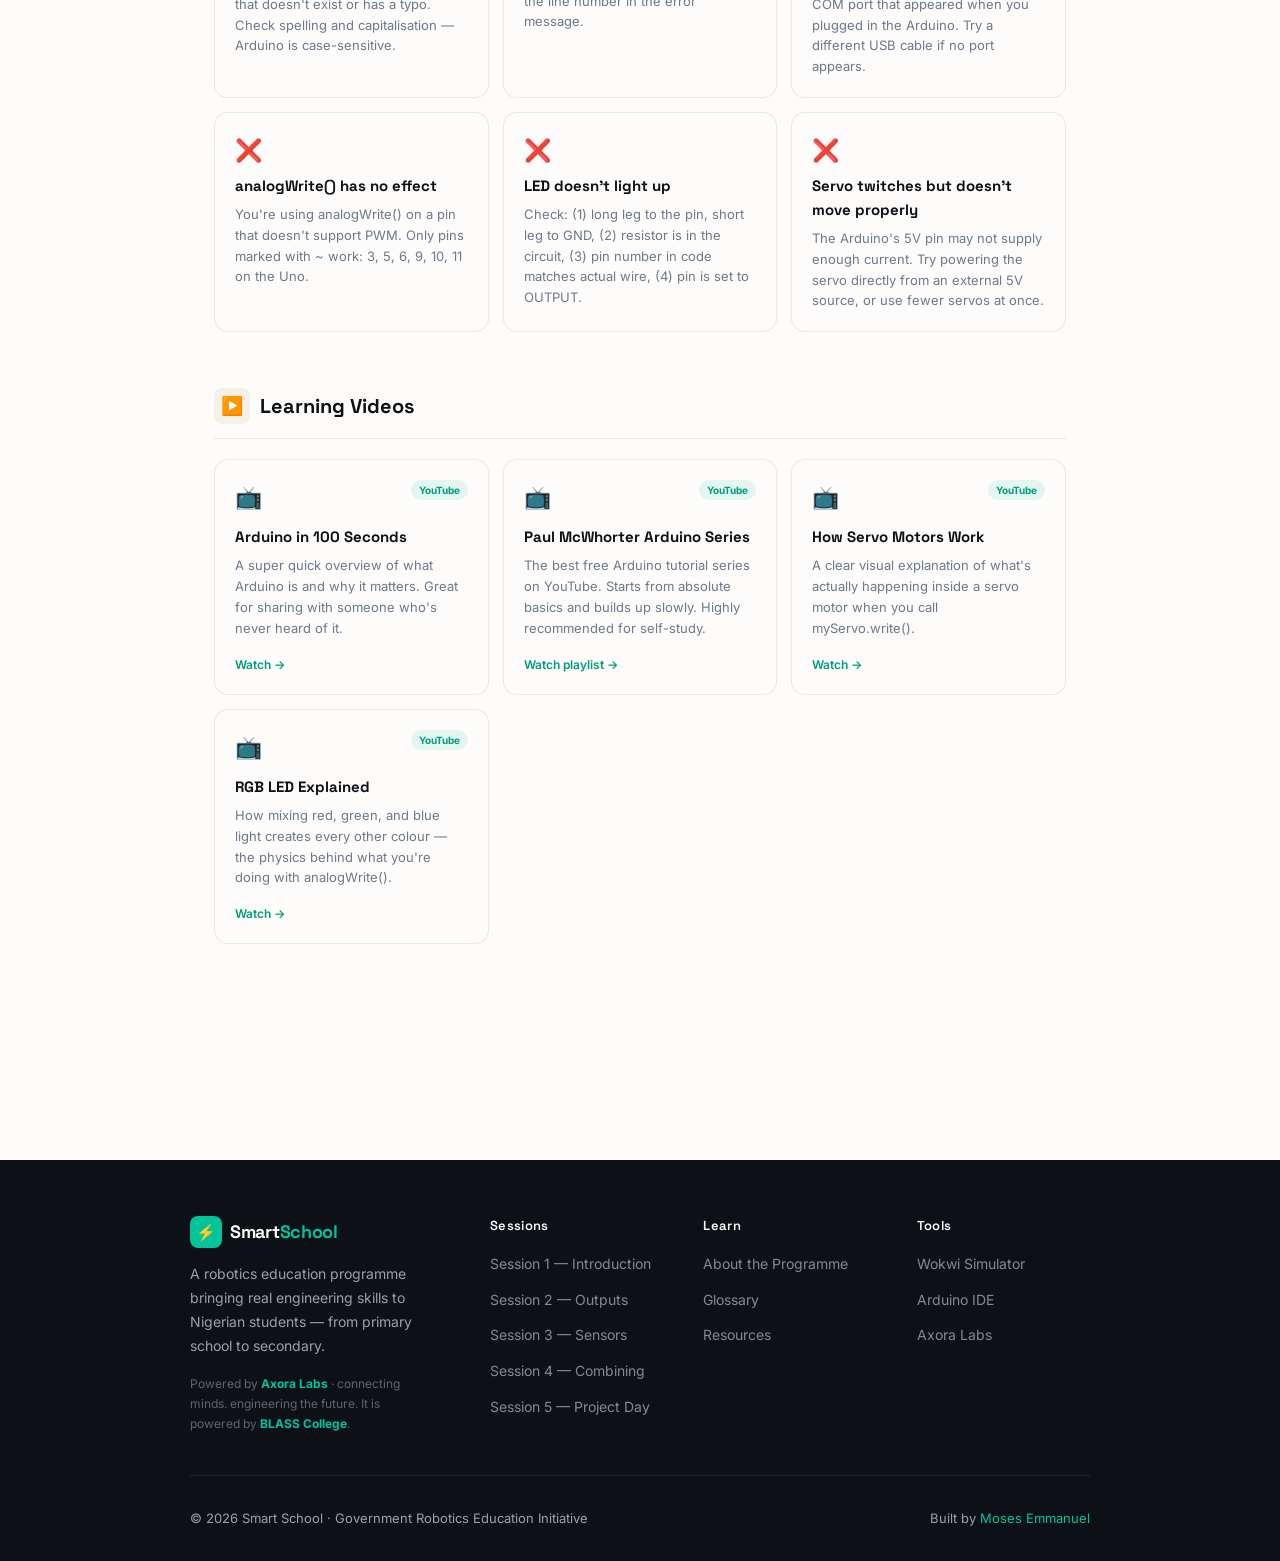
<file: resources.html>
<!DOCTYPE html>
<html lang="en">
<head>
<meta charset="UTF-8">
<meta name="viewport" content="width=device-width, initial-scale=1.0">
<title>Resources — Smart School</title>
<link rel="stylesheet" href="css/styles.css">
<style>
.page-banner {
  background: var(--ink);
  padding: calc(var(--nav-h) + 80px) 24px 64px;
  text-align: center;
}
.page-banner .eyebrow { justify-content: center; color: var(--teal); }
.page-banner .eyebrow::before { background: var(--teal); }
.page-banner h1 { font-family: var(--font-display); font-size: clamp(28px,5vw,48px); font-weight:700; color: var(--white); letter-spacing: -1px; margin-top: 10px; }
.page-banner p { color: rgba(255,255,255,0.5); font-size: 17px; max-width: 480px; margin: 16px auto 0; line-height: 1.7; }

.resources-body { max-width: var(--max-w); margin: 0 auto; padding: 72px 24px 80px; }

.res-category { margin-bottom: 56px; }
.res-category h2 {
  font-family: var(--font-display);
  font-size: 20px;
  font-weight: 700;
  color: var(--ink);
  margin-bottom: 20px;
  display: flex;
  align-items: center;
  gap: 10px;
  padding-bottom: 14px;
  border-bottom: 1px solid var(--border);
}
.res-category h2 .cat-icon {
  width: 36px; height: 36px;
  border-radius: 8px;
  background: var(--surface);
  display: flex; align-items: center; justify-content: center;
  font-size: 18px;
}

.res-grid { display: grid; grid-template-columns: repeat(auto-fill, minmax(260px, 1fr)); gap: 14px; }
.res-card {
  background: var(--white);
  border: 1px solid var(--border);
  border-radius: var(--radius);
  padding: 20px;
  display: flex;
  flex-direction: column;
  gap: 6px;
  transition: border-color 0.2s, box-shadow 0.2s, transform 0.2s;
}
.res-card:hover { border-color: var(--teal); box-shadow: var(--shadow); transform: translateY(-2px); }
.res-card-top { display: flex; align-items: flex-start; justify-content: space-between; gap: 8px; margin-bottom: 4px; }
.res-card-icon { font-size: 22px; flex-shrink: 0; }
.res-badge {
  font-size: 10px;
  font-weight: 700;
  padding: 2px 8px;
  border-radius: 10px;
  background: var(--surface3);
  color: var(--muted);
  white-space: nowrap;
}
.res-badge.free { background: rgba(0,196,154,0.1); color: var(--teal-dark); }
.res-card h3 { font-family: var(--font-display); font-size: 15px; font-weight: 700; color: var(--ink); }
.res-card p { font-size: 13px; color: var(--muted); line-height: 1.6; flex: 1; }
.res-link {
  display: inline-flex;
  align-items: center;
  gap: 4px;
  font-size: 12px;
  font-weight: 600;
  color: var(--teal-dark);
  margin-top: 10px;
  transition: gap 0.15s;
}
.res-link:hover { gap: 8px; }

/* Colour reference table */
.colour-table { width: 100%; border-collapse: collapse; font-size: 14px; margin-top: 8px; }
.colour-table th { padding: 10px 14px; text-align: left; font-family: var(--font-display); font-size: 12px; font-weight: 600; color: var(--muted); letter-spacing: 1px; text-transform: uppercase; border-bottom: 1px solid var(--border); }
.colour-table td { padding: 10px 14px; border-bottom: 1px solid var(--border); color: var(--ink3); }
.colour-table tr:last-child td { border-bottom: none; }
.colour-swatch { display: inline-block; width: 20px; height: 20px; border-radius: 4px; vertical-align: middle; margin-right: 8px; border: 1px solid rgba(0,0,0,0.08); }
.colour-table code { font-family: var(--font-mono); font-size: 12px; background: var(--surface); padding: 2px 6px; border-radius: 4px; color: var(--ink); }

/* Shortcut table */
.shortcut-table { width: 100%; border-collapse: collapse; font-size: 14px; }
.shortcut-table td { padding: 10px 14px; border-bottom: 1px solid var(--border); color: var(--ink3); }
.shortcut-table tr:last-child td { border-bottom: none; }
.shortcut-table kbd {
  display: inline-block;
  font-family: var(--font-mono);
  font-size: 12px;
  padding: 3px 8px;
  background: var(--surface);
  border: 1px solid var(--border);
  border-radius: 5px;
  box-shadow: 0 1px 0 rgba(0,0,0,0.1);
  color: var(--ink);
}

/* Frequency table */
.freq-table { width: 100%; border-collapse: collapse; font-size: 14px; }
.freq-table th { padding: 10px 14px; text-align: left; font-family: var(--font-display); font-size: 12px; font-weight: 600; color: var(--muted); letter-spacing: 1px; text-transform: uppercase; border-bottom: 1px solid var(--border); background: var(--surface); }
.freq-table td { padding: 10px 14px; border-bottom: 1px solid var(--border); color: var(--ink3); font-family: var(--font-mono); font-size: 13px; }
.freq-table tr:last-child td { border-bottom: none; }

.tip-box {
  background: rgba(0,196,154,0.06);
  border-left: 3px solid var(--teal);
  border-radius: 0 var(--radius-sm) var(--radius-sm) 0;
  padding: 14px 18px;
  margin: 16px 0;
  font-size: 14px;
  color: var(--ink3);
  line-height: 1.6;
}
.tip-box strong { color: var(--teal-dark); }

@media(max-width:480px){ .res-grid { grid-template-columns: 1fr; } }
</style>
</head>
<body>
<div id="nav-placeholder"></div>
<div class="nav-mobile" id="mobile-nav-placeholder"></div>

<div class="page-body page-body--bleed">
  <div class="page-banner">
    <div class="eyebrow">Resources</div>
    <h1>Everything you need to keep building</h1>
    <p>Tools, references, cheat sheets, and links — all in one place. Bookmark this page.</p>
  </div>

  <div class="circuit-trace">
    <div class="circuit-trace-line"></div>
    <div class="circuit-trace-dot trace-dot-marker"></div>
    <div class="circuit-trace-dot trace-dot-marker"></div>
    <div class="circuit-trace-dot trace-dot-marker"></div>
    <div class="circuit-trace-dot trace-dot-marker"></div>
  </div>

  <div class="resources-body">

    <!-- TOOLS -->
    <div class="res-category reveal">
      <h2><span class="cat-icon">🛠️</span> Essential Tools</h2>
      <div class="res-grid">
        <div class="res-card">
          <div class="res-card-top">
            <span class="res-card-icon">🌐</span>
            <span class="res-badge free">Free</span>
          </div>
          <h3>Wokwi Simulator</h3>
          <p>Build and test Arduino circuits in your browser — no physical hardware needed. Perfect for practising between sessions.</p>
          <a href="https://wokwi.com" target="_blank" class="res-link">Open Wokwi →</a>
        </div>
        <div class="res-card">
          <div class="res-card-top">
            <span class="res-card-icon">💾</span>
            <span class="res-badge free">Free</span>
          </div>
          <h3>Arduino IDE</h3>
          <p>The official code editor for Arduino. Write your sketch, then upload it to the board. Download and install on any computer.</p>
          <a href="https://www.arduino.cc/en/software" target="_blank" class="res-link">Download →</a>
        </div>
        <div class="res-card">
          <div class="res-card-top">
            <span class="res-card-icon">📖</span>
            <span class="res-badge free">Free</span>
          </div>
          <h3>Arduino Language Reference</h3>
          <p>Official documentation for every Arduino function. When you want to know exactly what a function does, this is the place.</p>
          <a href="https://www.arduino.cc/reference/en/" target="_blank" class="res-link">Open reference →</a>
        </div>
        <div class="res-card">
          <div class="res-card-top">
            <span class="res-card-icon">🎮</span>
            <span class="res-badge free">Free</span>
          </div>
          <h3>Tinkercad Circuits</h3>
          <p>Another great browser-based simulator. Good for visualising 3D component placement on a breadboard before building.</p>
          <a href="https://www.tinkercad.com/circuits" target="_blank" class="res-link">Open Tinkercad →</a>
        </div>
      </div>
    </div>

    <!-- SOURCE CODES -->
    <div class="res-category reveal">
      <h2><span class="cat-icon">📦</span> Source Codes</h2>
      <div class="res-grid">
        <div class="res-card">
          <div class="res-card-top">
            <span class="res-card-icon">🤖</span>
            <span class="res-badge free">ZIP</span>
          </div>
          <h3>AUTO_GO</h3>
          <p>Autonomous driving code for the robot car to move on its own using the onboard control logic.</p>
          <a href="downloads/source-codes/AUTO_GO.zip" download class="res-link">Download folder →</a>
        </div>
        <div class="res-card">
          <div class="res-card-top">
            <span class="res-card-icon">⬅️</span>
            <span class="res-badge free">ZIP</span>
          </div>
          <h3>forward_back</h3>
          <p>Simple forward and backward motion example for testing the car's basic movement.</p>
          <a href="downloads/source-codes/forward_back.zip" download class="res-link">Download folder →</a>
        </div>
        <div class="res-card">
          <div class="res-card-top">
            <span class="res-card-icon">📡</span>
            <span class="res-badge free">ZIP</span>
          </div>
          <h3>Infrared_remote_control_car</h3>
          <p>Remote-control program for steering the smart car with an infrared controller.</p>
          <a href="downloads/source-codes/Infrared_remote_control_car.zip" download class="res-link">Download folder →</a>
        </div>
        <div class="res-card">
          <div class="res-card-top">
            <span class="res-card-icon">↺</span>
            <span class="res-badge free">ZIP</span>
          </div>
          <h3>left_wheel_rotation</h3>
          <p>Code for testing the left wheel independently so students can learn motor direction control.</p>
          <a href="downloads/source-codes/left_wheel_rotation.zip" download class="res-link">Download folder →</a>
        </div>
        <div class="res-card">
          <div class="res-card-top">
            <span class="res-card-icon">↻</span>
            <span class="res-badge free">ZIP</span>
          </div>
          <h3>right_wheel_rotation</h3>
          <p>Code for testing the right wheel independently and understanding wheel-specific motion.</p>
          <a href="downloads/source-codes/right_wheel_rotation.zip" download class="res-link">Download folder →</a>
        </div>
        <div class="res-card">
          <div class="res-card-top">
            <span class="res-card-icon">⚡</span>
            <span class="res-badge free">ZIP</span>
          </div>
          <h3>speed_control</h3>
          <p>Motor speed control example that helps students experiment with PWM values and movement intensity.</p>
          <a href="downloads/source-codes/speed_control.zip" download class="res-link">Download folder →</a>
        </div>
      </div>
    </div>

    <!-- ARDUINO CHEAT SHEET -->
    <div class="res-category reveal">
      <h2><span class="cat-icon">💻</span> Arduino Code Cheat Sheet</h2>

      <div class="code-block">
        <div class="code-bar">
          <div class="code-dots"><span></span><span></span><span></span></div>
          <span class="code-filename">cheatsheet.ino</span>
        </div>
        <pre><span class="cc">// ── STRUCTURE ───────────────────────────</span>
<span class="ck">void</span> <span class="cf">setup</span>() { }   <span class="cc">// runs once at startup</span>
<span class="ck">void</span> <span class="cf">loop</span>()  { }   <span class="cc">// runs forever after setup</span>

<span class="cc">// ── VARIABLES ───────────────────────────</span>
<span class="ck">int</span>   <span class="cv">myNumber</span> = <span class="cn">10</span>;    <span class="cc">// whole number</span>
<span class="ck">float</span> <span class="cv">myDecimal</span> = <span class="cn">3.14</span>; <span class="cc">// decimal number</span>
<span class="ck">bool</span>  <span class="cv">isOn</span> = <span class="cs">true</span>;       <span class="cc">// true or false only</span>

<span class="cc">// ── DIGITAL ─────────────────────────────</span>
<span class="cf">pinMode</span>(pin, <span class="cs">OUTPUT</span>);        <span class="cc">// set pin as output</span>
<span class="cf">pinMode</span>(pin, <span class="cs">INPUT</span>);         <span class="cc">// set pin as input</span>
<span class="cf">digitalWrite</span>(pin, <span class="cs">HIGH</span>);     <span class="cc">// turn pin ON  (1)</span>
<span class="cf">digitalWrite</span>(pin, <span class="cs">LOW</span>);      <span class="cc">// turn pin OFF (0)</span>
<span class="cf">digitalRead</span>(pin);             <span class="cc">// read: returns HIGH or LOW</span>

<span class="cc">// ── ANALOG ──────────────────────────────</span>
<span class="cf">analogWrite</span>(pin, value);      <span class="cc">// PWM output: 0-255 (pins ~3,5,6,9,10,11)</span>
<span class="cf">analogRead</span>(pin);              <span class="cc">// read: returns 0-1023 (analog pins A0-A5)</span>

<span class="cc">// ── TIMING ──────────────────────────────</span>
<span class="cf">delay</span>(<span class="cn">1000</span>);                  <span class="cc">// wait 1000ms = 1 second</span>
<span class="cf">millis</span>();                     <span class="cc">// ms since board started</span>

<span class="cc">// ── SOUND ───────────────────────────────</span>
<span class="cf">tone</span>(pin, frequency);         <span class="cc">// play tone (Hz)</span>
<span class="cf">tone</span>(pin, frequency, duration);<span class="cc">// play for duration ms</span>
<span class="cf">noTone</span>(pin);                  <span class="cc">// stop tone</span>

<span class="cc">// ── SERVO ───────────────────────────────</span>
<span class="ck">#include</span> <span class="cs">&lt;Servo.h&gt;</span>
<span class="ck">Servo</span> <span class="cv">myServo</span>;
<span class="cv">myServo</span>.<span class="cf">attach</span>(pin);          <span class="cc">// connect servo to pin</span>
<span class="cv">myServo</span>.<span class="cf">write</span>(angle);         <span class="cc">// move to angle (0-180)</span>

<span class="cc">// ── SERIAL MONITOR ──────────────────────</span>
<span class="cf">Serial</span>.<span class="cf">begin</span>(<span class="cn">9600</span>);           <span class="cc">// start in setup()</span>
<span class="cf">Serial</span>.<span class="cf">println</span>(value);        <span class="cc">// print with newline</span>
<span class="cf">Serial</span>.<span class="cf">print</span>(value);          <span class="cc">// print without newline</span>

<span class="cc">// ── LOGIC ───────────────────────────────</span>
<span class="ck">if</span> (x > <span class="cn">10</span>) { }              <span class="cc">// if condition</span>
<span class="ck">if</span> (x > <span class="cn">10</span>) { } <span class="ck">else</span> { }    <span class="cc">// if / else</span>
<span class="ck">for</span> (<span class="ck">int</span> <span class="cv">i</span>=<span class="cn">0</span>; <span class="cv">i</span>&lt;<span class="cn">10</span>; <span class="cv">i</span>++) { } <span class="cc">// loop 10 times</span></pre>
      </div>
    </div>

    <!-- RGB COLOUR TABLE -->
    <div class="res-category reveal">
      <h2><span class="cat-icon">🌈</span> RGB LED Colour Reference</h2>
      <p style="font-size:14px;color:var(--muted);margin-bottom:16px;">Mix these values in <code style="font-family:var(--font-mono);font-size:12px;background:var(--surface);padding:2px 6px;border-radius:4px;">analogWrite(pin, value)</code> to make any colour.</p>
      <table class="colour-table">
        <tr><th>Colour</th><th>Red (0–255)</th><th>Green (0–255)</th><th>Blue (0–255)</th><th>Notes</th></tr>
        <tr><td><span class="colour-swatch" style="background:#FF0000;"></span>Red</td><td><code>255</code></td><td><code>0</code></td><td><code>0</code></td><td>Pure red</td></tr>
        <tr><td><span class="colour-swatch" style="background:#00FF00;"></span>Green</td><td><code>0</code></td><td><code>255</code></td><td><code>0</code></td><td>Pure green</td></tr>
        <tr><td><span class="colour-swatch" style="background:#0000FF;"></span>Blue</td><td><code>0</code></td><td><code>0</code></td><td><code>255</code></td><td>Pure blue</td></tr>
        <tr><td><span class="colour-swatch" style="background:#FFFFFF;border:1px solid #ddd;"></span>White</td><td><code>255</code></td><td><code>255</code></td><td><code>255</code></td><td>All at full power</td></tr>
        <tr><td><span class="colour-swatch" style="background:#000000;"></span>Off</td><td><code>0</code></td><td><code>0</code></td><td><code>0</code></td><td>All at zero</td></tr>
        <tr><td><span class="colour-swatch" style="background:#FFCC00;"></span>Yellow</td><td><code>255</code></td><td><code>200</code></td><td><code>0</code></td><td>Red + Green mix</td></tr>
        <tr><td><span class="colour-swatch" style="background:#9B00FF;"></span>Purple</td><td><code>150</code></td><td><code>0</code></td><td><code>255</code></td><td>Red + Blue mix</td></tr>
        <tr><td><span class="colour-swatch" style="background:#00FFFF;"></span>Cyan</td><td><code>0</code></td><td><code>255</code></td><td><code>255</code></td><td>Green + Blue mix</td></tr>
        <tr><td><span class="colour-swatch" style="background:#FF6000;"></span>Orange</td><td><code>255</code></td><td><code>96</code></td><td><code>0</code></td><td>Mostly red, little green</td></tr>
        <tr><td><span class="colour-swatch" style="background:#FF69B4;"></span>Pink</td><td><code>255</code></td><td><code>20</code></td><td><code>147</code></td><td>Red + a bit of blue</td></tr>
      </table>
    </div>

    <!-- BUZZER FREQUENCIES -->
    <div class="res-category reveal">
      <h2><span class="cat-icon">🎵</span> Buzzer Note Frequencies</h2>
      <p style="font-size:14px;color:var(--muted);margin-bottom:16px;">Use these with <code style="font-family:var(--font-mono);font-size:12px;background:var(--surface);padding:2px 6px;border-radius:4px;">tone(pin, frequency)</code> to play musical notes.</p>
      <table class="freq-table">
        <tr><th>Note</th><th>Frequency (Hz)</th><th>Note</th><th>Frequency (Hz)</th></tr>
        <tr><td>C4 (Middle C)</td><td>262</td><td>G4</td><td>392</td></tr>
        <tr><td>D4</td><td>294</td><td>A4</td><td>440</td></tr>
        <tr><td>E4</td><td>330</td><td>B4</td><td>494</td></tr>
        <tr><td>F4</td><td>349</td><td>C5 (High C)</td><td>523</td></tr>
      </table>
      <div class="tip-box">
        <strong>Tip:</strong> Higher frequency numbers = higher pitch. Lower numbers = deeper sound. Try 100 for a low rumble or 4000 for a sharp alert beep.
      </div>
    </div>

    <!-- IDE SHORTCUTS -->
    <div class="res-category reveal">
      <h2><span class="cat-icon">⌨️</span> Arduino IDE Keyboard Shortcuts</h2>
      <table class="shortcut-table">
        <tr><td><kbd>Ctrl</kbd> + <kbd>R</kbd></td><td>Verify / Compile — check your code for errors without uploading</td></tr>
        <tr><td><kbd>Ctrl</kbd> + <kbd>U</kbd></td><td>Upload — compile and send to the Arduino board</td></tr>
        <tr><td><kbd>Ctrl</kbd> + <kbd>Shift</kbd> + <kbd>M</kbd></td><td>Open Serial Monitor — see output printed with Serial.println()</td></tr>
        <tr><td><kbd>Ctrl</kbd> + <kbd>/</kbd></td><td>Toggle comment on selected lines</td></tr>
        <tr><td><kbd>Ctrl</kbd> + <kbd>Z</kbd></td><td>Undo last change</td></tr>
        <tr><td><kbd>Ctrl</kbd> + <kbd>A</kbd></td><td>Select all code</td></tr>
        <tr><td><kbd>Ctrl</kbd> + <kbd>N</kbd></td><td>New sketch</td></tr>
        <tr><td><kbd>Ctrl</kbd> + <kbd>S</kbd></td><td>Save</td></tr>
      </table>
    </div>

    <!-- TROUBLESHOOTING -->
    <div class="res-category reveal">
      <h2><span class="cat-icon">🔍</span> Common Errors & How to Fix Them</h2>
      <div class="res-grid">
        <div class="res-card">
          <div class="res-card-icon">❌</div>
          <h3>'X' was not declared in this scope</h3>
          <p>You used a variable or function name that doesn't exist or has a typo. Check spelling and capitalisation — Arduino is case-sensitive.</p>
        </div>
        <div class="res-card">
          <div class="res-card-icon">❌</div>
          <h3>Expected ';' before '}'</h3>
          <p>You're missing a semicolon at the end of a line. Look at the line <em>before</em> the line number in the error message.</p>
        </div>
        <div class="res-card">
          <div class="res-card-icon">❌</div>
          <h3>No port selected / Board not found</h3>
          <p>Check Tools → Port and select the COM port that appeared when you plugged in the Arduino. Try a different USB cable if no port appears.</p>
        </div>
        <div class="res-card">
          <div class="res-card-icon">❌</div>
          <h3>analogWrite() has no effect</h3>
          <p>You're using analogWrite() on a pin that doesn't support PWM. Only pins marked with ~ work: 3, 5, 6, 9, 10, 11 on the Uno.</p>
        </div>
        <div class="res-card">
          <div class="res-card-icon">❌</div>
          <h3>LED doesn't light up</h3>
          <p>Check: (1) long leg to the pin, short leg to GND, (2) resistor is in the circuit, (3) pin number in code matches actual wire, (4) pin is set to OUTPUT.</p>
        </div>
        <div class="res-card">
          <div class="res-card-icon">❌</div>
          <h3>Servo twitches but doesn't move properly</h3>
          <p>The Arduino's 5V pin may not supply enough current. Try powering the servo directly from an external 5V source, or use fewer servos at once.</p>
        </div>
      </div>
    </div>

    <!-- VIDEO RESOURCES -->
    <div class="res-category reveal">
      <h2><span class="cat-icon">▶️</span> Learning Videos</h2>
      <div class="res-grid">
        <div class="res-card">
          <div class="res-card-top">
            <span class="res-card-icon">📺</span>
            <span class="res-badge free">YouTube</span>
          </div>
          <h3>Arduino in 100 Seconds</h3>
          <p>A super quick overview of what Arduino is and why it matters. Great for sharing with someone who's never heard of it.</p>
          <a href="https://www.youtube.com/results?search_query=arduino+in+100+seconds" target="_blank" class="res-link">Watch →</a>
        </div>
        <div class="res-card">
          <div class="res-card-top">
            <span class="res-card-icon">📺</span>
            <span class="res-badge free">YouTube</span>
          </div>
          <h3>Paul McWhorter Arduino Series</h3>
          <p>The best free Arduino tutorial series on YouTube. Starts from absolute basics and builds up slowly. Highly recommended for self-study.</p>
          <a href="https://www.youtube.com/playlist?list=PLGs0VKk2DiYw-L-RibttcvK-WBZm8WLEP" target="_blank" class="res-link">Watch playlist →</a>
        </div>
        <div class="res-card">
          <div class="res-card-top">
            <span class="res-card-icon">📺</span>
            <span class="res-badge free">YouTube</span>
          </div>
          <h3>How Servo Motors Work</h3>
          <p>A clear visual explanation of what's actually happening inside a servo motor when you call myServo.write().</p>
          <a href="https://www.youtube.com/results?search_query=how+servo+motor+works+arduino" target="_blank" class="res-link">Watch →</a>
        </div>
        <div class="res-card">
          <div class="res-card-top">
            <span class="res-card-icon">📺</span>
            <span class="res-badge free">YouTube</span>
          </div>
          <h3>RGB LED Explained</h3>
          <p>How mixing red, green, and blue light creates every other colour — the physics behind what you're doing with analogWrite().</p>
          <a href="https://www.youtube.com/results?search_query=rgb+led+arduino+tutorial" target="_blank" class="res-link">Watch →</a>
        </div>
      </div>
    </div>

  </div>
</div>

<div id="footer-placeholder"></div>
<script src="js/main.js"></script>
<script>
  document.getElementById('nav-placeholder').outerHTML = renderNav('dark');
  document.getElementById('footer-placeholder').outerHTML = renderFooter();
</script>
</body>
</html>
</file>
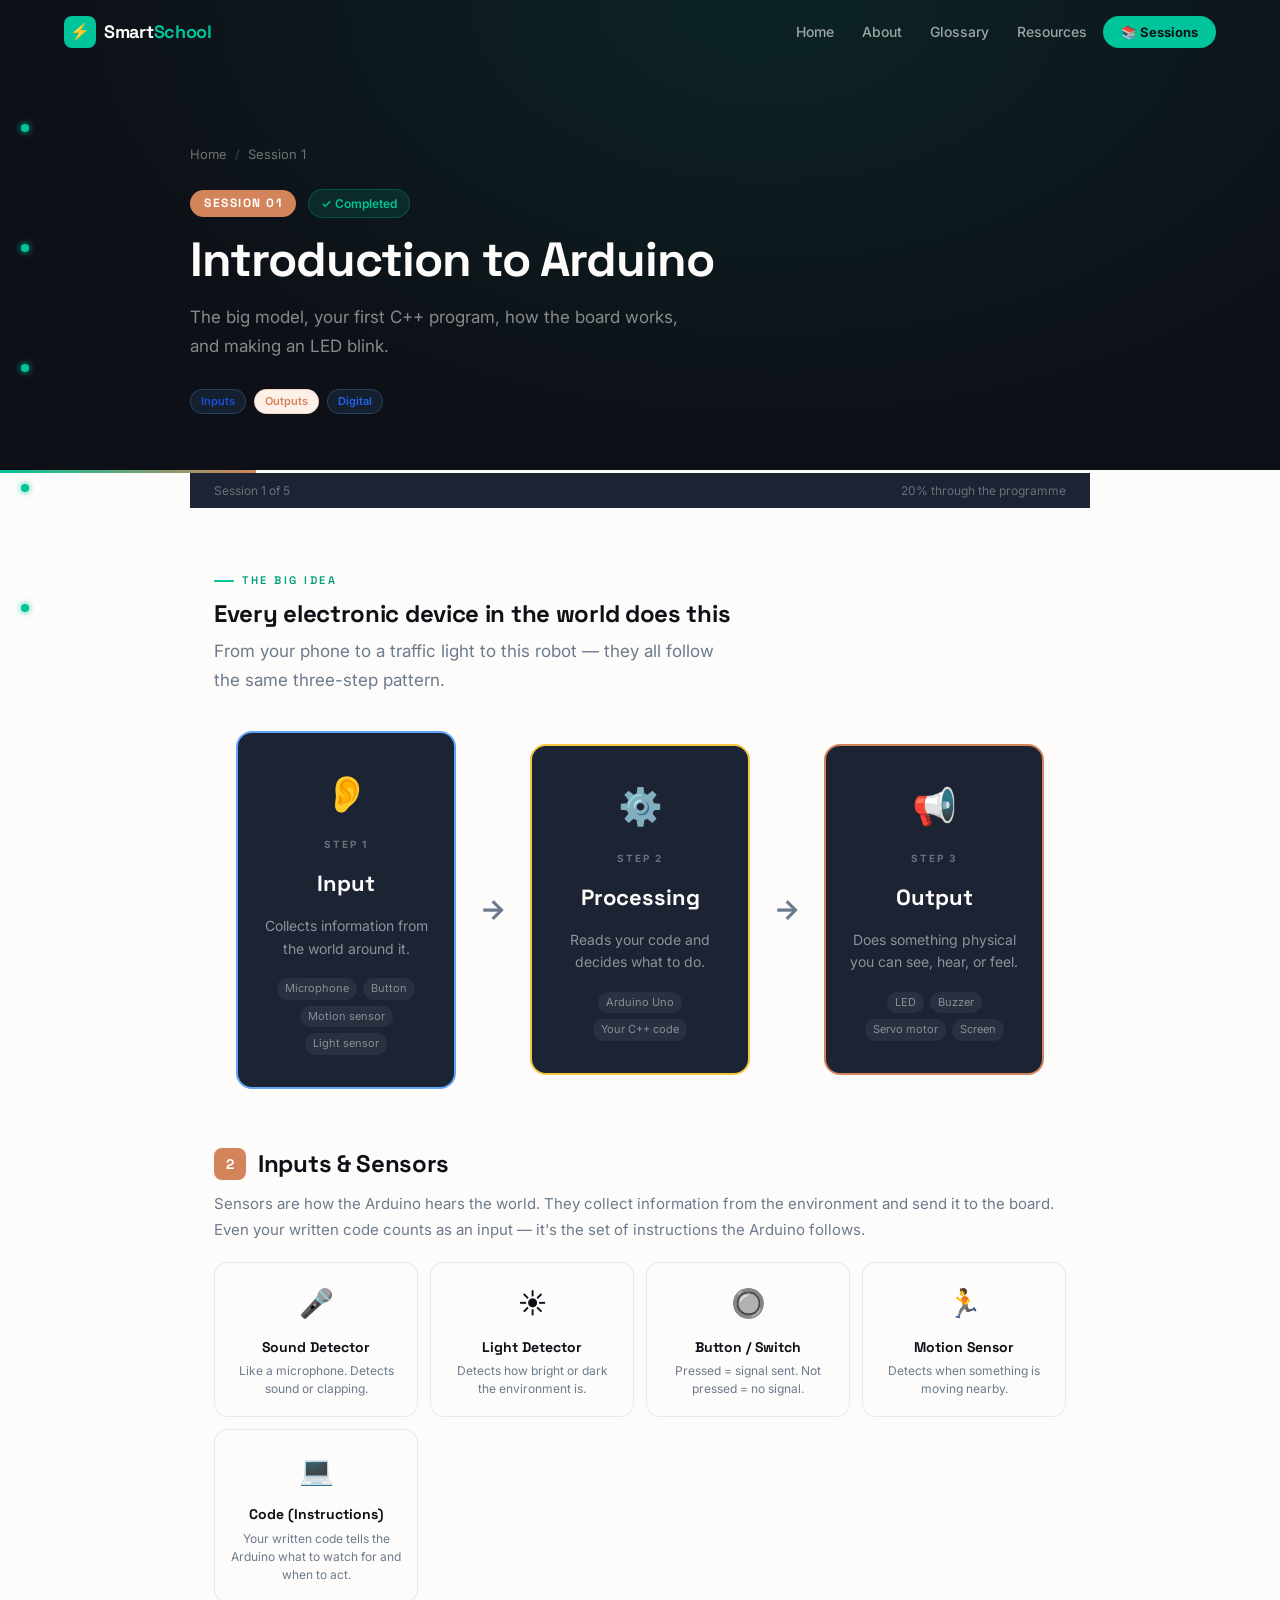
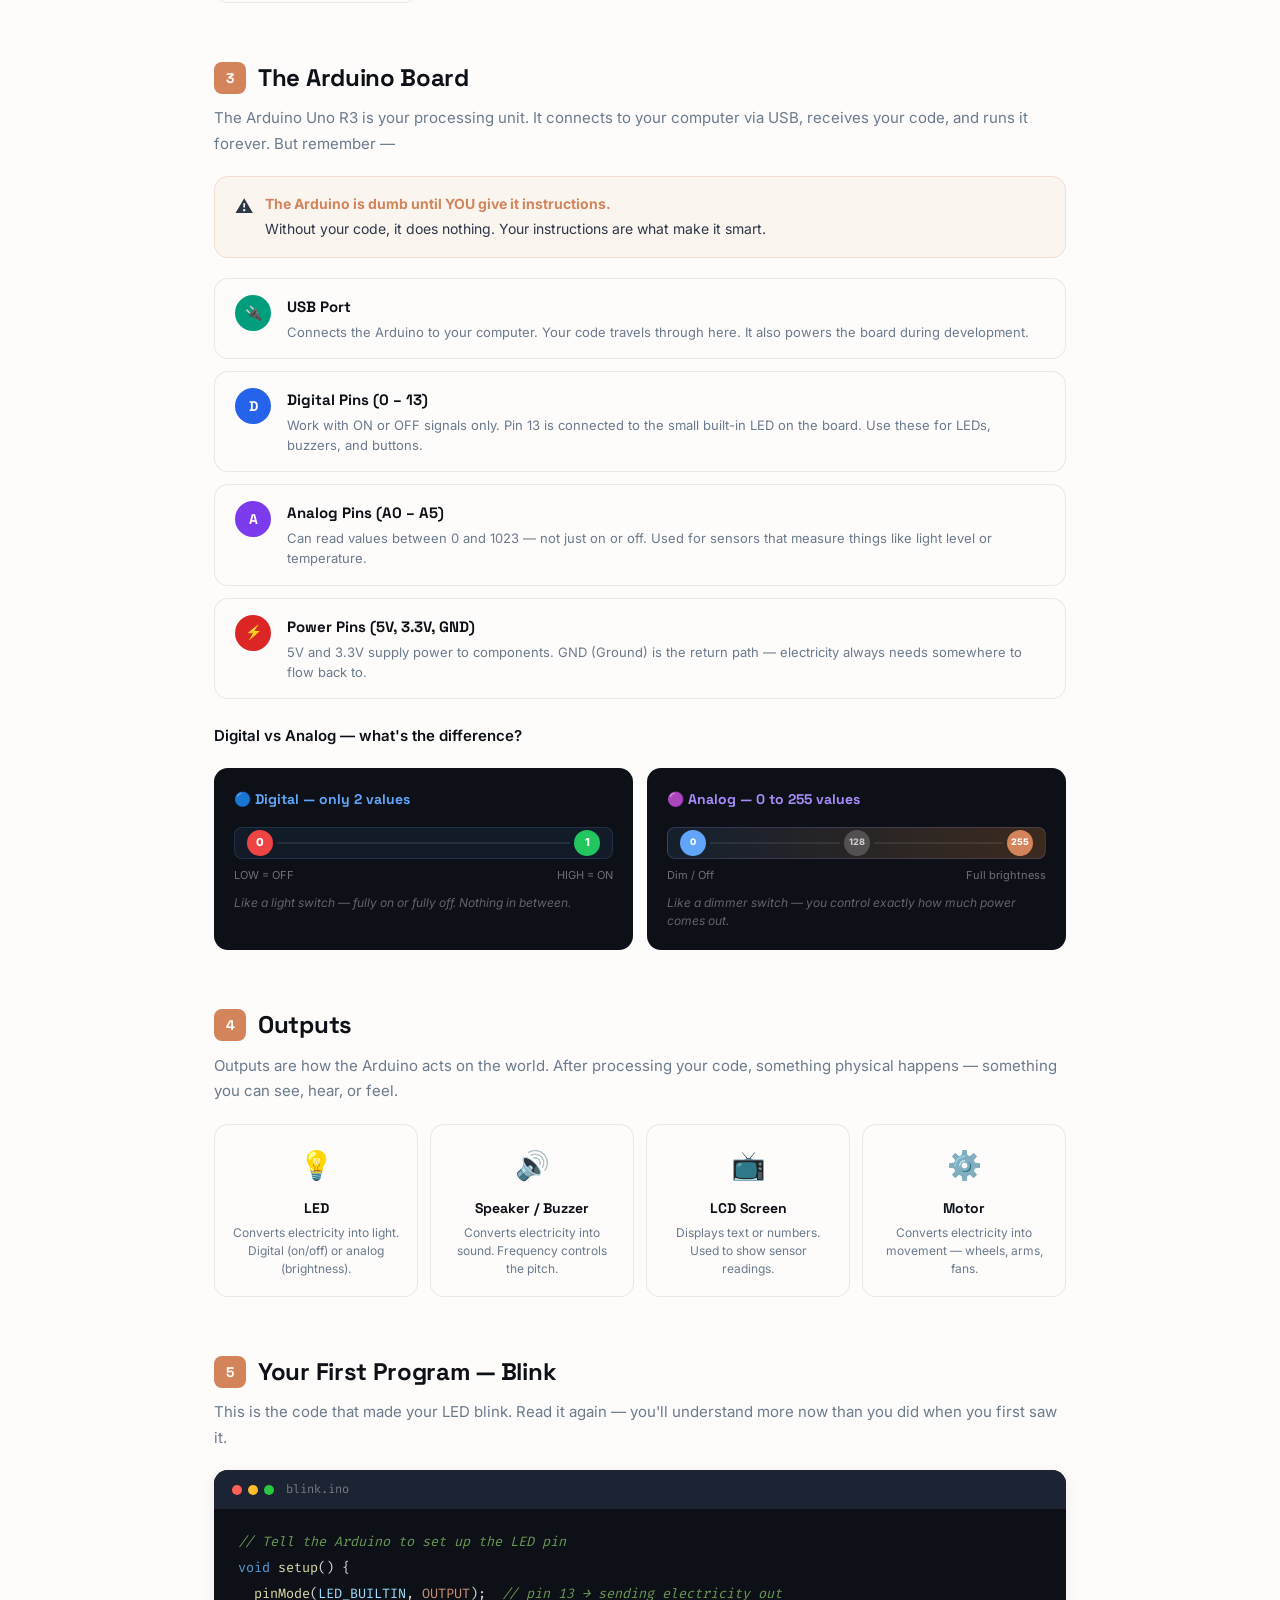
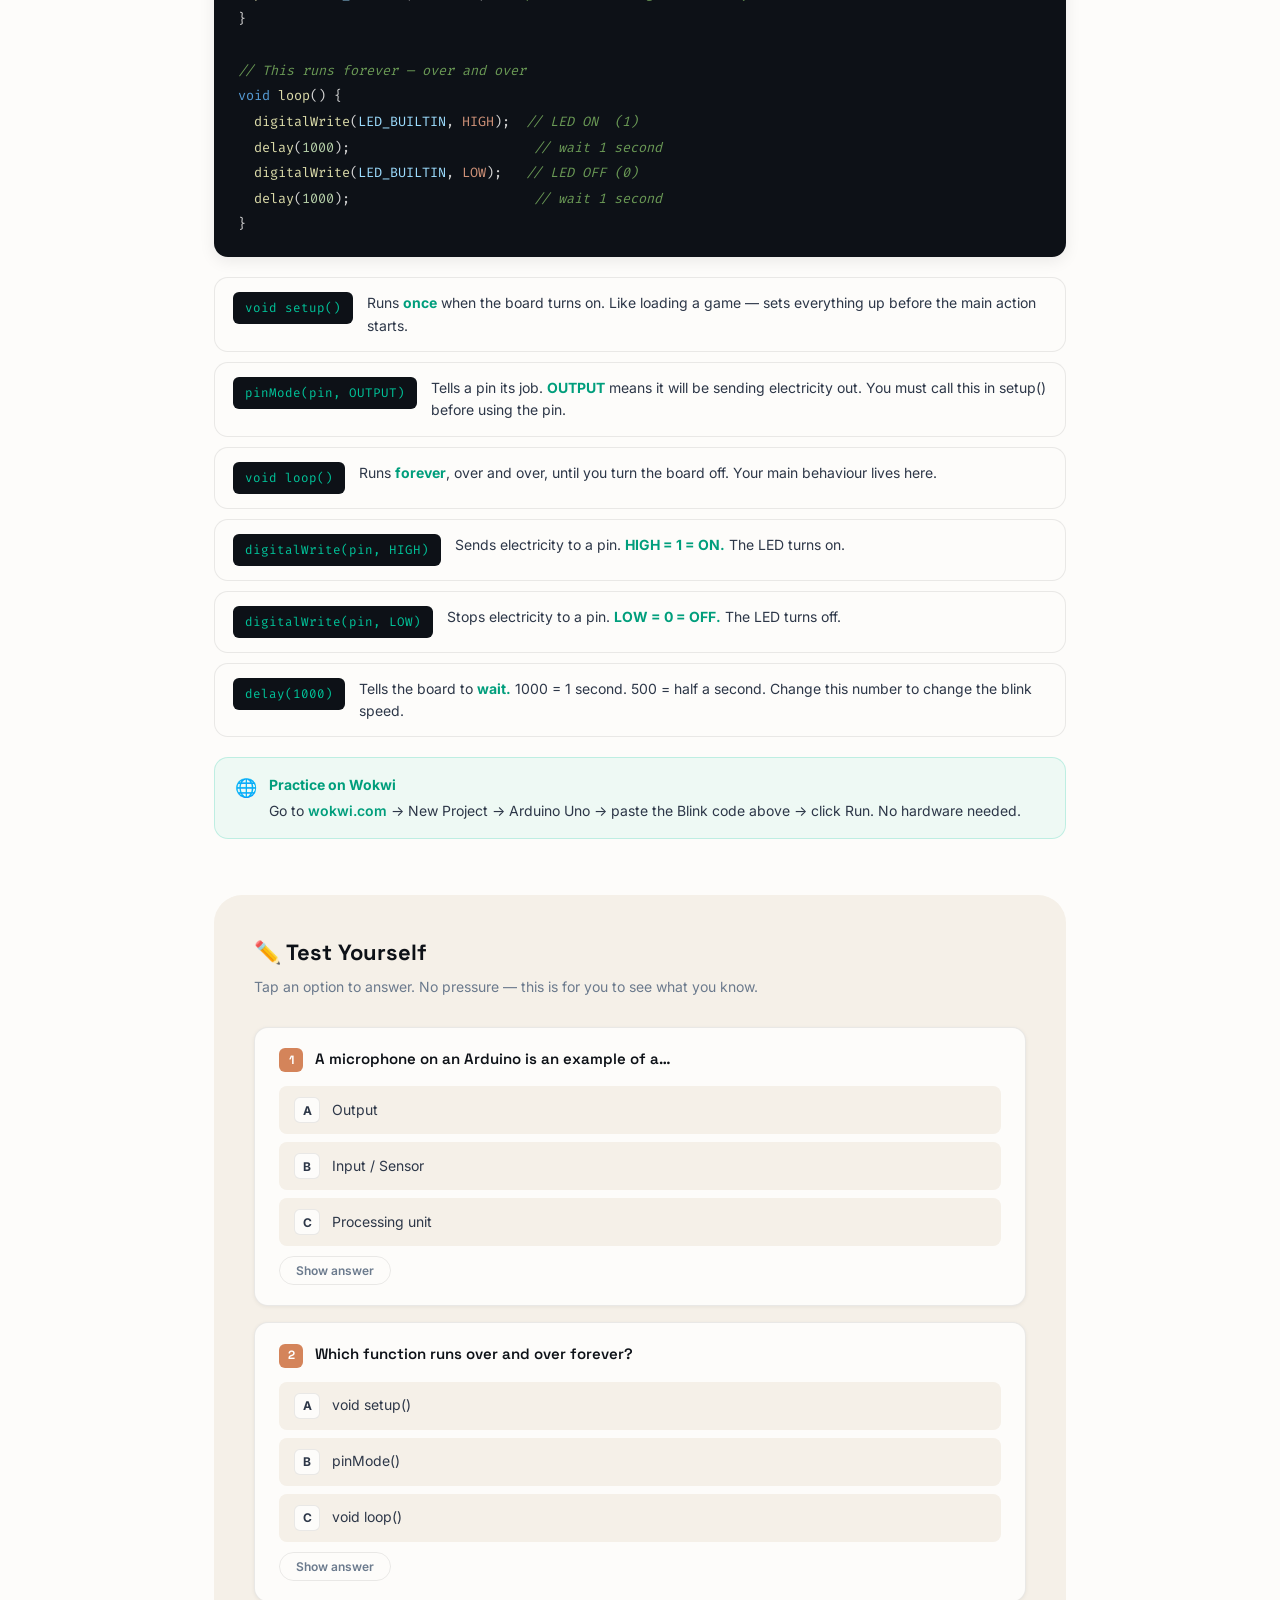
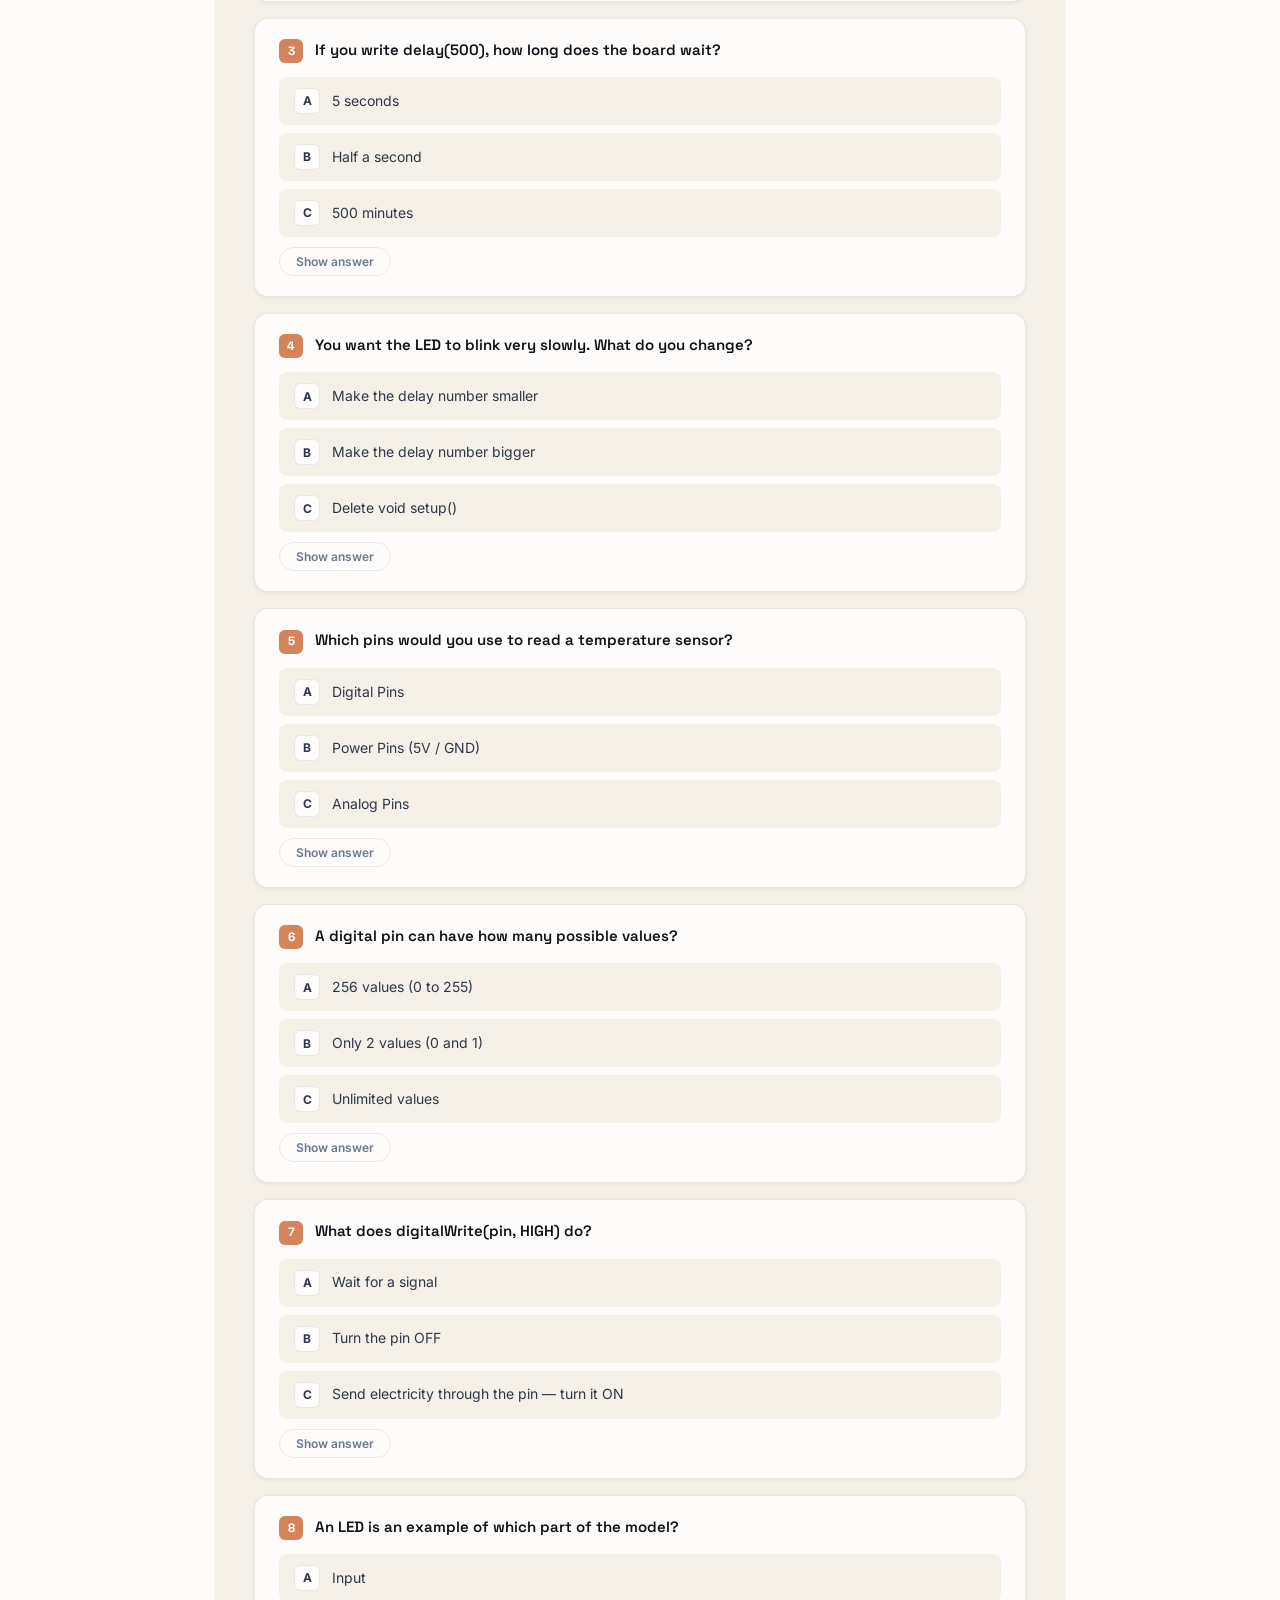
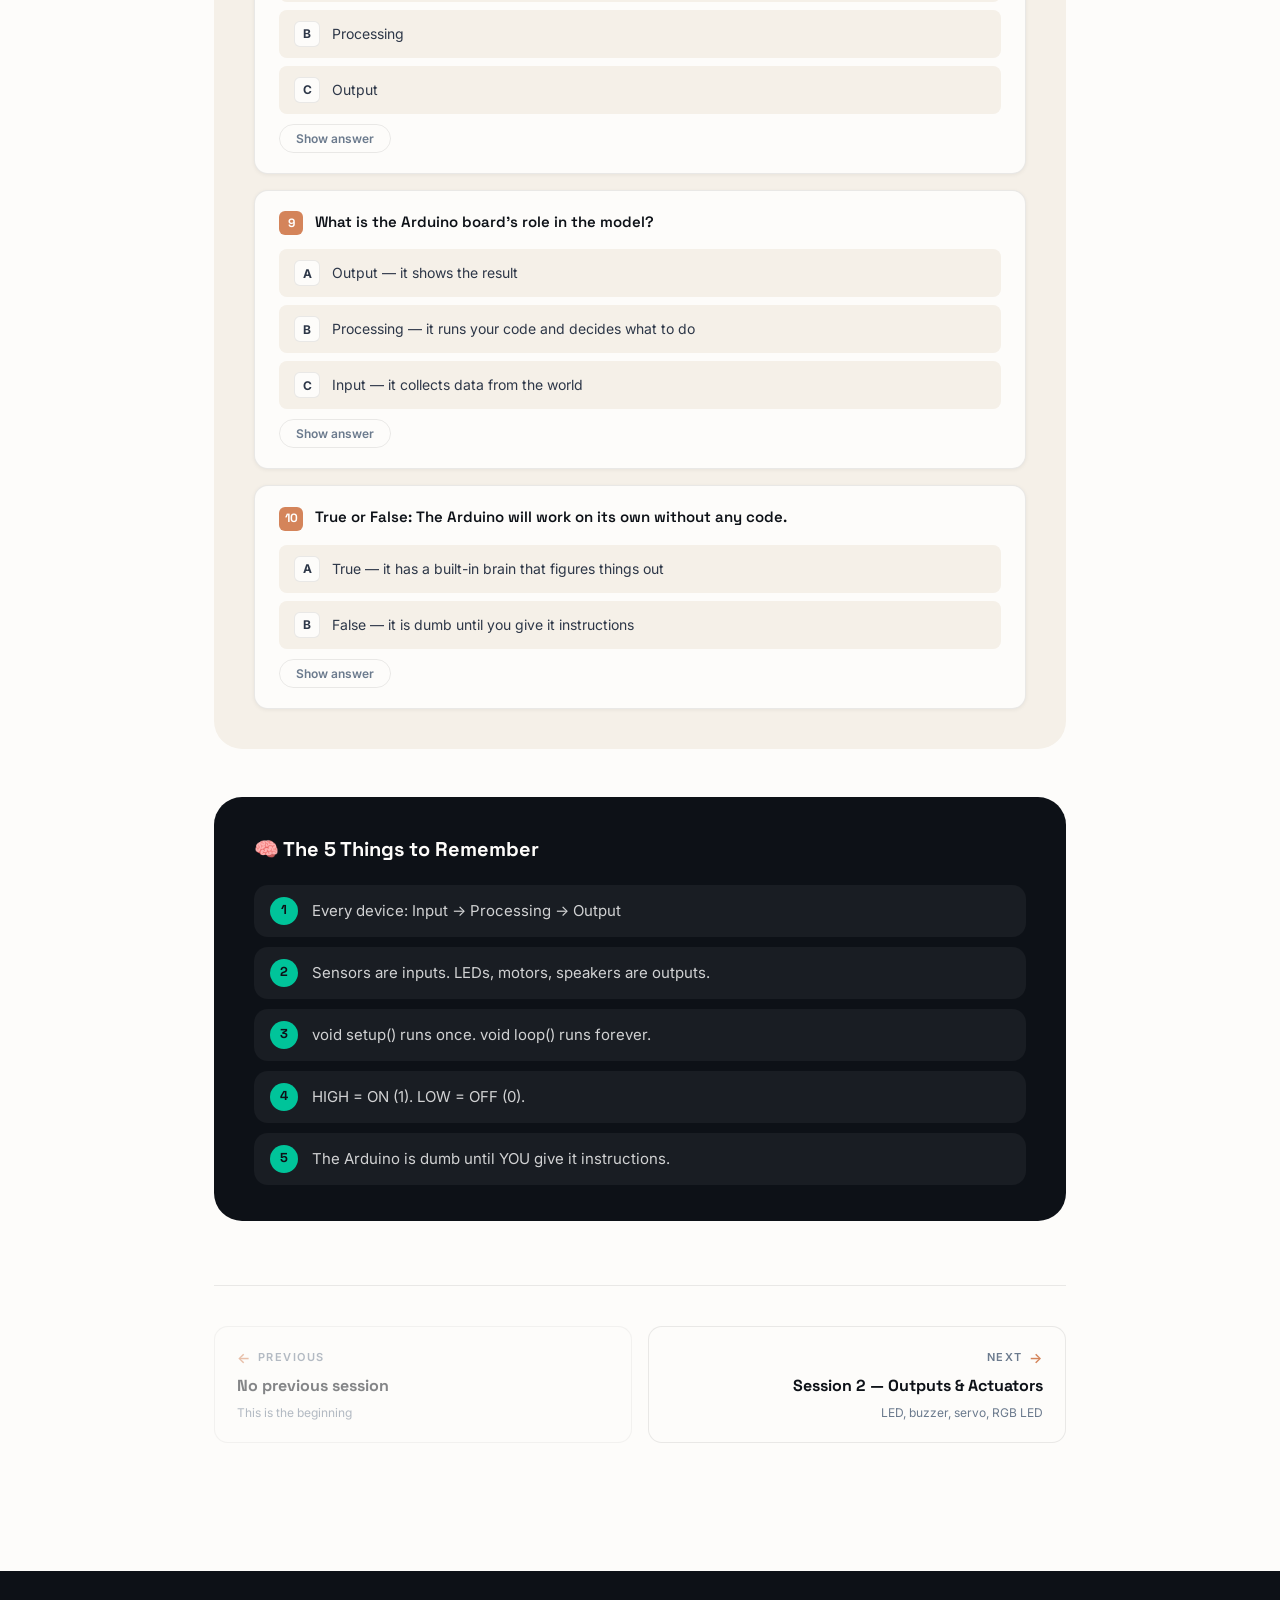
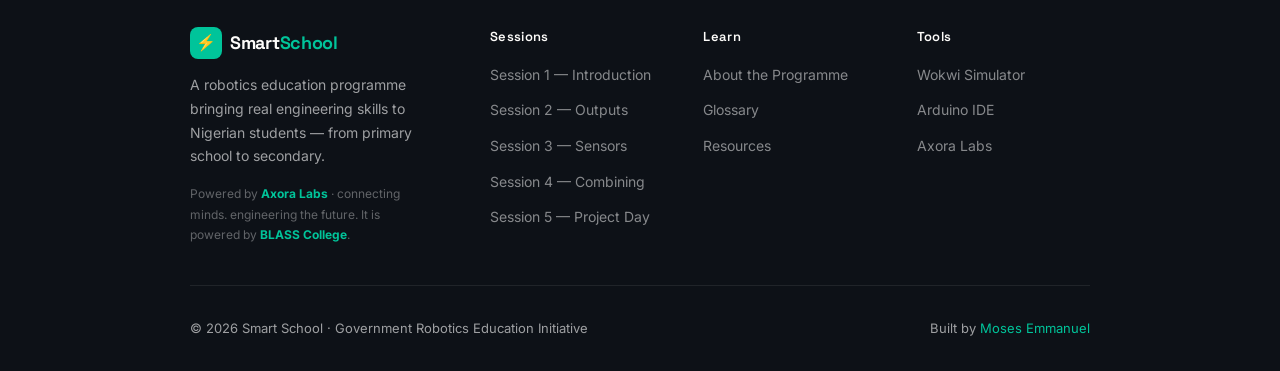
<file: session1.html>
<!DOCTYPE html>
<html lang="en">
<head>
<meta charset="UTF-8">
<meta name="viewport" content="width=device-width, initial-scale=1.0">
<title>Session 1 — Introduction to Arduino · Smart School</title>
<link rel="stylesheet" href="css/styles.css">
<style>
/* ── SESSION PAGE STYLES ── */
.session-banner {
  background: var(--ink);
  padding: calc(var(--nav-h) + 80px) 24px 56px;
  position: relative;
  overflow: hidden;
}
.session-banner::before {
  content: '';
  position: absolute;
  top: 0; left: 0; right: 0; bottom: 0;
  background: radial-gradient(ellipse at 60% 0%, rgba(0,196,154,0.10), transparent 65%);
  pointer-events: none;
}
.session-banner-inner {
  max-width: var(--max-w);
  margin: 0 auto;
  position: relative;
  z-index: 1;
}
.session-breadcrumb {
  display: flex;
  align-items: center;
  gap: 8px;
  font-size: 13px;
  color: rgba(255,255,255,0.4);
  margin-bottom: 24px;
}
.session-breadcrumb a { color: rgba(255,255,255,0.4); transition: color .15s; }
.session-breadcrumb a:hover { color: var(--teal); }
.session-breadcrumb .sep { color: rgba(255,255,255,0.2); }

.session-banner-meta {
  display: flex;
  align-items: center;
  gap: 12px;
  margin-bottom: 16px;
}
.session-num-tag {
  font-family: var(--font-display);
  font-size: 12px;
  font-weight: 700;
  letter-spacing: 1.5px;
  text-transform: uppercase;
  background: var(--copper);
  color: #fff;
  padding: 4px 14px;
  border-radius: 20px;
}
.session-status-tag {
  font-size: 12px;
  font-weight: 600;
  padding: 4px 12px;
  border-radius: 20px;
  background: rgba(0,196,154,0.12);
  color: var(--teal);
  border: 1px solid rgba(0,196,154,0.25);
}
.session-banner h1 {
  font-family: var(--font-display);
  font-size: clamp(28px, 5vw, 48px);
  font-weight: 700;
  color: var(--white);
  letter-spacing: -1px;
  line-height: 1.1;
  margin-bottom: 16px;
}
.session-banner p {
  font-size: 17px;
  color: rgba(255,255,255,0.5);
  max-width: 520px;
  line-height: 1.7;
  margin-bottom: 28px;
}
.session-banner-tags { display: flex; gap: 8px; flex-wrap: wrap; }

/* Progress bar */
.session-progress {
  background: rgba(255,255,255,0.06);
  border-radius: 0;
  height: 3px;
  position: relative;
}
.session-progress-fill {
  height: 100%;
  background: linear-gradient(90deg, var(--teal), var(--copper));
  border-radius: 0;
  transition: width 1s ease;
}
.session-progress-label {
  max-width: var(--max-w);
  margin: 0 auto;
  padding: 8px 24px;
  display: flex;
  justify-content: space-between;
  font-size: 12px;
  color: rgba(255,255,255,0.35);
  background: var(--ink2);
}

/* Content body */
.session-content {
  max-width: var(--max-w);
  margin: 0 auto;
  padding: 64px 24px 48px;
}

/* Concept sections */
.concept-section { margin-bottom: 56px; }
.concept-section h2 {
  font-family: var(--font-display);
  font-size: 24px;
  font-weight: 700;
  color: var(--ink);
  letter-spacing: -0.3px;
  margin-bottom: 8px;
  display: flex;
  align-items: center;
  gap: 12px;
}
.concept-section h2 .section-num {
  width: 32px; height: 32px;
  border-radius: 8px;
  background: var(--copper);
  color: #fff;
  font-size: 14px;
  font-weight: 700;
  display: flex; align-items: center; justify-content: center;
  flex-shrink: 0;
}
.concept-section > p {
  font-size: 15px;
  color: var(--muted);
  line-height: 1.7;
  margin-bottom: 20px;
}

/* The Big Idea section */
.model-section {
  background: transparent;
  padding: 0;
  border-radius: 0;
  margin-bottom: 24px;
}
.model-flow {
  display: flex;
  align-items: center;
  justify-content: center;
  gap: 16px;
  margin-top: 36px;
  flex-wrap: wrap;
}
.model-node {
  flex: 0 1 220px;
  width: 320px;
  min-height: 320px;
  background: var(--ink2);
  border-radius: 16px;
  padding: 32px 24px;
  text-align: center;
  border: 2px solid;
  transition: transform .2s;
  display: flex;
  flex-direction: column;
  gap: 14px;
  justify-content: center;
}
.model-node:hover { transform: scale(1.03); }
.model-node-input { border-color: #60A5FA; }
.model-node-input .n-title { color: #60A5FA; }
.model-node-process { border-color: var(--yellow); }
.model-node-process .n-title { color: var(--yellow); }
.model-node-output { border-color: var(--copper); }
.model-node-output .n-title { color: var(--copper); }
.model-arrow-col {
  font-size: 28px;
  color: var(--muted);
  padding: 0 8px;
  flex-shrink: 0;
  font-weight: 700;
}
.model-node .n-emoji { font-size: 36px; }
.model-node .n-label {
  font-size: 10px;
  font-weight: 700;
  letter-spacing: 2px;
  text-transform: uppercase;
  color: rgba(255,255,255,0.35);
}
.model-node .n-title {
  font-family: var(--font-display);
  font-size: 22px;
  font-weight: 700;
  color: var(--white);
}
.model-node .n-desc {
  font-size: 14px;
  color: rgba(255,255,255,0.5);
  line-height: 1.6;
}
.model-node .n-examples {
  display: flex;
  flex-wrap: wrap;
  gap: 6px;
  justify-content: center;
  margin-top: 4px;
}
.model-node .n-chip {
  font-size: 11px;
  background: rgba(255,255,255,0.06);
  color: rgba(255,255,255,0.45);
  padding: 2px 8px;
  border-radius: 12px;
}

/* Board anatomy */
.board-parts { display: flex; flex-direction: column; gap: 12px; margin: 20px 0; }
.board-part {
  display: flex;
  align-items: flex-start;
  gap: 16px;
  background: var(--white);
  border: 1px solid var(--border);
  border-radius: var(--radius);
  padding: 16px 20px;
  transition: border-color .2s;
}
.board-part:hover { border-color: var(--teal); }
.bp-dot {
  width: 36px; height: 36px;
  border-radius: 50%;
  display: flex; align-items: center; justify-content: center;
  font-size: 14px;
  font-weight: 800;
  font-family: var(--font-display);
  flex-shrink: 0;
  color: #fff;
}
.bp-blue   { background: #2563EB; }
.bp-purple { background: #7C3AED; }
.bp-red    { background: #DC2626; }
.bp-green  { background: var(--teal-dark); }
.bp-body h4 { font-family: var(--font-display); font-size: 15px; font-weight: 700; color: var(--ink); margin-bottom: 3px; }
.bp-body p  { font-size: 13px; color: var(--muted); line-height: 1.55; }

/* Number lines */
.numlines { display: grid; grid-template-columns: 1fr 1fr; gap: 14px; margin: 20px 0; }
.numline-card {
  background: var(--ink);
  border-radius: var(--radius);
  padding: 20px;
}
.nl-title { font-family: var(--font-display); font-size: 14px; font-weight: 700; margin-bottom: 16px; }
.nl-digital .nl-title { color: #60A5FA; }
.nl-analog  .nl-title { color: #A78BFA; }
.nl-track {
  position: relative;
  height: 32px;
  border-radius: 8px;
  display: flex;
  align-items: center;
  padding: 0 12px;
  margin-bottom: 8px;
}
.nl-track.digital-track { background: rgba(96,165,250,0.08); border: 1px solid rgba(96,165,250,0.15); }
.nl-track.analog-track  { background: linear-gradient(to right, rgba(96,165,250,0.1), rgba(251,146,60,0.2)); border: 1px solid rgba(167,139,250,0.2); }
.nl-dot { width: 26px; height: 26px; border-radius: 50%; display: flex; align-items: center; justify-content: center; font-size: 11px; font-weight: 800; flex-shrink: 0; color: #fff; }
.nl-dot-off { background: #EF4444; }
.nl-dot-on  { background: #22C55E; margin-left: auto; }
.nl-dot-lo  { background: #60A5FA; font-size: 9px; }
.nl-dot-mid { background: rgba(255,255,255,0.2); color: rgba(255,255,255,0.7); font-size: 9px; margin: 0 auto; }
.nl-dot-hi  { background: var(--copper); font-size: 9px; }
.nl-line { flex: 1; height: 2px; background: rgba(255,255,255,0.08); margin: 0 4px; }
.nl-sub { display: flex; justify-content: space-between; font-size: 11px; }
.nl-digital .nl-sub { color: rgba(255,255,255,0.4); }
.nl-analog  .nl-sub { color: rgba(255,255,255,0.4); }
.nl-note { font-size: 12px; color: rgba(255,255,255,0.35); margin-top: 10px; line-height: 1.5; font-style: italic; }

/* Code explain rows */
.code-explains { display: flex; flex-direction: column; gap: 10px; margin: 20px 0; }
.code-explain {
  display: flex;
  align-items: flex-start;
  gap: 14px;
  background: var(--white);
  border: 1px solid var(--border);
  border-radius: var(--radius);
  padding: 14px 18px;
  transition: border-color .2s;
}
.code-explain:hover { border-color: rgba(0,196,154,0.3); }
.ce-code {
  font-family: var(--font-mono);
  font-size: 12.5px;
  background: var(--ink);
  color: var(--teal);
  padding: 6px 12px;
  border-radius: 6px;
  white-space: nowrap;
  flex-shrink: 0;
  align-self: flex-start;
}
.ce-text { font-size: 14px; color: var(--ink3); line-height: 1.6; }
.ce-text strong { color: var(--teal-dark); }

/* Sensor cards */
.sensor-grid { display: grid; grid-template-columns: repeat(auto-fill, minmax(180px, 1fr)); gap: 12px; margin: 20px 0; }
.sensor-card {
  background: var(--white);
  border: 1px solid var(--border);
  border-radius: var(--radius);
  padding: 18px 16px;
  text-align: center;
  transition: transform .2s, border-color .2s;
}
.sensor-card:hover { transform: translateY(-2px); border-color: rgba(0,196,154,0.3); }
.sc-emoji { font-size: 28px; margin-bottom: 10px; }
.sc-name { font-family: var(--font-display); font-size: 14px; font-weight: 700; color: var(--ink); margin-bottom: 4px; }
.sc-desc { font-size: 12px; color: var(--muted); line-height: 1.5; }

/* Info callout */
.callout {
  border-radius: var(--radius);
  padding: 16px 20px;
  margin: 16px 0;
  display: flex;
  gap: 12px;
  align-items: flex-start;
  font-size: 14px;
  line-height: 1.6;
}
.callout-icon { font-size: 18px; flex-shrink: 0; }
.callout-body strong { display: block; font-size: 14px; margin-bottom: 3px; }
.callout-tip  { background: rgba(0,196,154,0.06); border: 1px solid rgba(0,196,154,0.2); color: var(--ink3); }
.callout-tip .callout-body strong { color: var(--teal-dark); }
.callout-warn { background: rgba(212,132,90,0.06); border: 1px solid rgba(212,132,90,0.2); color: var(--ink3); }
.callout-warn .callout-body strong { color: var(--copper); }

/* Quiz section */
.quiz-section {
  background: var(--surface);
  border-radius: var(--radius-xl);
  padding: 40px;
  margin: 48px 0;
}
.quiz-section h2 {
  font-family: var(--font-display);
  font-size: 22px;
  font-weight: 700;
  color: var(--ink);
  margin-bottom: 6px;
}
.quiz-section > p {
  font-size: 14px;
  color: var(--muted);
  margin-bottom: 28px;
}

/* Remember strip */
.remember-strip {
  background: var(--ink);
  border-radius: var(--radius-xl);
  padding: 36px 40px;
  margin: 48px 0;
}
.remember-strip h2 {
  font-family: var(--font-display);
  font-size: 20px;
  font-weight: 700;
  color: var(--white);
  margin-bottom: 20px;
}
.remember-items { display: flex; flex-direction: column; gap: 10px; }
.remember-item {
  display: flex;
  align-items: center;
  gap: 14px;
  background: rgba(255,255,255,0.05);
  border-radius: var(--radius);
  padding: 12px 16px;
  font-size: 15px;
  color: rgba(255,255,255,0.8);
}
.ri-num {
  width: 28px; height: 28px;
  border-radius: 50%;
  background: var(--teal);
  color: var(--ink);
  font-family: var(--font-display);
  font-size: 13px;
  font-weight: 700;
  display: flex; align-items: center; justify-content: center;
  flex-shrink: 0;
}

@media(max-width:640px){
  .model-flow { flex-direction: column; }
  .numlines { grid-template-columns: 1fr; }
  .quiz-section { padding: 24px 20px; }
  .remember-strip { padding: 24px 20px; }
}
</style>
</head>
<body>
<div id="nav-placeholder"></div>
<div class="nav-mobile" id="mobile-nav-placeholder"></div>

<div class="page-body page-body--bleed">

  <!-- BANNER -->
  <div class="session-banner">
    <div class="session-banner-inner">
      <div class="session-breadcrumb">
        <a href="index.html">Home</a>
        <span class="sep">/</span>
        <span>Session 1</span>
      </div>
      <div class="session-banner-meta">
        <span class="session-num-tag">Session 01</span>
        <span class="session-status-tag">✓ Completed</span>
      </div>
      <h1>Introduction to Arduino</h1>
      <p>The big model, your first C++ program, how the board works, and making an LED blink.</p>
      <div class="session-banner-tags">
        <span class="tag tag-input">Inputs</span>
        <span class="tag tag-output">Outputs</span>
        <span class="tag tag-digital">Digital</span>
      </div>
    </div>
  </div>

  <!-- Progress bar -->
  <div class="session-progress">
    <div class="session-progress-fill" style="width:20%"></div>
  </div>
  <div class="session-progress-label">
    <span>Session 1 of 5</span>
    <span>20% through the programme</span>
  </div>

  <!-- Circuit trace -->
  <div class="circuit-trace">
    <div class="circuit-trace-line"></div>
    <div class="circuit-trace-dot trace-dot-marker"></div>
    <div class="circuit-trace-dot trace-dot-marker"></div>
    <div class="circuit-trace-dot trace-dot-marker"></div>
    <div class="circuit-trace-dot trace-dot-marker"></div>
    <div class="circuit-trace-dot trace-dot-marker"></div>
  </div>

  <div class="session-content">

    <!-- ── SECTION 1: THE BIG IDEA ── -->
    <div class="concept-section reveal trace-dot-marker">
      <div class="model-section">
        <div class="reveal">
          <div class="eyebrow">The Big Idea</div>
          <h2 class="section-title">Every electronic device in the world does this</h2>
          <p class="section-sub">From your phone to a traffic light to this robot — they all follow the same three-step pattern.</p>
        </div>
        <div class="model-flow reveal reveal-delay-1">
          <div class="model-node model-node-input">
            <span class="n-emoji">👂</span>
            <span class="n-label">Step 1</span>
            <div class="n-title">Input</div>
            <p class="n-desc">Collects information from the world around it.</p>
            <div class="n-examples">
              <span class="n-chip">Microphone</span>
              <span class="n-chip">Button</span>
              <span class="n-chip">Motion sensor</span>
              <span class="n-chip">Light sensor</span>
            </div>
          </div>
          <div class="model-arrow-col">→</div>
          <div class="model-node model-node-process">
            <span class="n-emoji">⚙️</span>
            <span class="n-label">Step 2</span>
            <div class="n-title">Processing</div>
            <p class="n-desc">Reads your code and decides what to do.</p>
            <div class="n-examples">
              <span class="n-chip">Arduino Uno</span>
              <span class="n-chip">Your C++ code</span>
            </div>
          </div>
          <div class="model-arrow-col">→</div>
          <div class="model-node model-node-output">
            <span class="n-emoji">📢</span>
            <span class="n-label">Step 3</span>
            <div class="n-title">Output</div>
            <p class="n-desc">Does something physical you can see, hear, or feel.</p>
            <div class="n-examples">
              <span class="n-chip">LED</span>
              <span class="n-chip">Buzzer</span>
              <span class="n-chip">Servo motor</span>
              <span class="n-chip">Screen</span>
            </div>
          </div>
        </div>
      </div>
    </div>

    <!-- ── SECTION 2: INPUTS & SENSORS ── -->
    <div class="concept-section reveal trace-dot-marker">
      <h2><span class="section-num">2</span> Inputs & Sensors</h2>
      <p>Sensors are how the Arduino hears the world. They collect information from the environment and send it to the board. Even your written code counts as an input — it's the set of instructions the Arduino follows.</p>

      <div class="sensor-grid">
        <div class="sensor-card">
          <div class="sc-emoji">🎤</div>
          <div class="sc-name">Sound Detector</div>
          <div class="sc-desc">Like a microphone. Detects sound or clapping.</div>
        </div>
        <div class="sensor-card">
          <div class="sc-emoji">☀️</div>
          <div class="sc-name">Light Detector</div>
          <div class="sc-desc">Detects how bright or dark the environment is.</div>
        </div>
        <div class="sensor-card">
          <div class="sc-emoji">🔘</div>
          <div class="sc-name">Button / Switch</div>
          <div class="sc-desc">Pressed = signal sent. Not pressed = no signal.</div>
        </div>
        <div class="sensor-card">
          <div class="sc-emoji">🏃</div>
          <div class="sc-name">Motion Sensor</div>
          <div class="sc-desc">Detects when something is moving nearby.</div>
        </div>
        <div class="sensor-card">
          <div class="sc-emoji">💻</div>
          <div class="sc-name">Code (Instructions)</div>
          <div class="sc-desc">Your written code tells the Arduino what to watch for and when to act.</div>
        </div>
      </div>
    </div>

    <!-- ── SECTION 3: THE ARDUINO BOARD ── -->
    <div class="concept-section reveal trace-dot-marker">
      <h2><span class="section-num">3</span> The Arduino Board</h2>
      <p>The Arduino Uno R3 is your processing unit. It connects to your computer via USB, receives your code, and runs it forever. But remember —</p>

      <div class="callout callout-warn">
        <span class="callout-icon">⚠️</span>
        <div class="callout-body">
          <strong>The Arduino is dumb until YOU give it instructions.</strong>
          Without your code, it does nothing. Your instructions are what make it smart.
        </div>
      </div>

      <div class="board-parts">
        <div class="board-part">
          <div class="bp-dot bp-green">🔌</div>
          <div class="bp-body">
            <h4>USB Port</h4>
            <p>Connects the Arduino to your computer. Your code travels through here. It also powers the board during development.</p>
          </div>
        </div>
        <div class="board-part">
          <div class="bp-dot bp-blue">D</div>
          <div class="bp-body">
            <h4>Digital Pins (0 – 13)</h4>
            <p>Work with ON or OFF signals only. Pin 13 is connected to the small built-in LED on the board. Use these for LEDs, buzzers, and buttons.</p>
          </div>
        </div>
        <div class="board-part">
          <div class="bp-dot bp-purple">A</div>
          <div class="bp-body">
            <h4>Analog Pins (A0 – A5)</h4>
            <p>Can read values between 0 and 1023 — not just on or off. Used for sensors that measure things like light level or temperature.</p>
          </div>
        </div>
        <div class="board-part">
          <div class="bp-dot bp-red">⚡</div>
          <div class="bp-body">
            <h4>Power Pins (5V, 3.3V, GND)</h4>
            <p>5V and 3.3V supply power to components. GND (Ground) is the return path — electricity always needs somewhere to flow back to.</p>
          </div>
        </div>
      </div>

      <!-- Number lines -->
      <p style="margin:24px 0 12px;font-size:15px;font-weight:600;color:var(--ink);">Digital vs Analog — what's the difference?</p>
      <div class="numlines">
        <div class="numline-card nl-digital">
          <div class="nl-title">🔵 Digital — only 2 values</div>
          <div class="nl-track digital-track">
            <div class="nl-dot nl-dot-off">0</div>
            <div class="nl-line"></div>
            <div class="nl-dot nl-dot-on">1</div>
          </div>
          <div class="nl-sub"><span>LOW = OFF</span><span>HIGH = ON</span></div>
          <div class="nl-note">Like a light switch — fully on or fully off. Nothing in between.</div>
        </div>
        <div class="numline-card nl-analog">
          <div class="nl-title">🟣 Analog — 0 to 255 values</div>
          <div class="nl-track analog-track">
            <div class="nl-dot nl-dot-lo">0</div>
            <div class="nl-line"></div>
            <div class="nl-dot nl-dot-mid">128</div>
            <div class="nl-line"></div>
            <div class="nl-dot nl-dot-hi">255</div>
          </div>
          <div class="nl-sub"><span>Dim / Off</span><span>Full brightness</span></div>
          <div class="nl-note">Like a dimmer switch — you control exactly how much power comes out.</div>
        </div>
      </div>
    </div>

    <!-- ── SECTION 4: OUTPUTS ── -->
    <div class="concept-section reveal trace-dot-marker">
      <h2><span class="section-num">4</span> Outputs</h2>
      <p>Outputs are how the Arduino acts on the world. After processing your code, something physical happens — something you can see, hear, or feel.</p>

      <div class="sensor-grid">
        <div class="sensor-card">
          <div class="sc-emoji">💡</div>
          <div class="sc-name">LED</div>
          <div class="sc-desc">Converts electricity into light. Digital (on/off) or analog (brightness).</div>
        </div>
        <div class="sensor-card">
          <div class="sc-emoji">🔊</div>
          <div class="sc-name">Speaker / Buzzer</div>
          <div class="sc-desc">Converts electricity into sound. Frequency controls the pitch.</div>
        </div>
        <div class="sensor-card">
          <div class="sc-emoji">📺</div>
          <div class="sc-name">LCD Screen</div>
          <div class="sc-desc">Displays text or numbers. Used to show sensor readings.</div>
        </div>
        <div class="sensor-card">
          <div class="sc-emoji">⚙️</div>
          <div class="sc-name">Motor</div>
          <div class="sc-desc">Converts electricity into movement — wheels, arms, fans.</div>
        </div>
      </div>
    </div>

    <!-- ── SECTION 5: THE CODE ── -->
    <div class="concept-section reveal trace-dot-marker">
      <h2><span class="section-num">5</span> Your First Program — Blink</h2>
      <p>This is the code that made your LED blink. Read it again — you'll understand more now than you did when you first saw it.</p>

      <div class="code-block">
        <div class="code-bar">
          <div class="code-dots"><span></span><span></span><span></span></div>
          <span class="code-filename">blink.ino</span>
        </div>
        <pre><span class="cc">// Tell the Arduino to set up the LED pin</span>
<span class="ck">void</span> <span class="cf">setup</span>() {
  <span class="cf">pinMode</span>(<span class="cv">LED_BUILTIN</span>, <span class="cs">OUTPUT</span>);  <span class="cc">// pin 13 → sending electricity out</span>
}

<span class="cc">// This runs forever — over and over</span>
<span class="ck">void</span> <span class="cf">loop</span>() {
  <span class="cf">digitalWrite</span>(<span class="cv">LED_BUILTIN</span>, <span class="cs">HIGH</span>);  <span class="cc">// LED ON  (1)</span>
  <span class="cf">delay</span>(<span class="cn">1000</span>);                       <span class="cc">// wait 1 second</span>
  <span class="cf">digitalWrite</span>(<span class="cv">LED_BUILTIN</span>, <span class="cs">LOW</span>);   <span class="cc">// LED OFF (0)</span>
  <span class="cf">delay</span>(<span class="cn">1000</span>);                       <span class="cc">// wait 1 second</span>
}</pre>
      </div>

      <div class="code-explains">
        <div class="code-explain">
          <span class="ce-code">void setup()</span>
          <div class="ce-text">Runs <strong>once</strong> when the board turns on. Like loading a game — sets everything up before the main action starts.</div>
        </div>
        <div class="code-explain">
          <span class="ce-code">pinMode(pin, OUTPUT)</span>
          <div class="ce-text">Tells a pin its job. <strong>OUTPUT</strong> means it will be sending electricity out. You must call this in setup() before using the pin.</div>
        </div>
        <div class="code-explain">
          <span class="ce-code">void loop()</span>
          <div class="ce-text">Runs <strong>forever</strong>, over and over, until you turn the board off. Your main behaviour lives here.</div>
        </div>
        <div class="code-explain">
          <span class="ce-code">digitalWrite(pin, HIGH)</span>
          <div class="ce-text">Sends electricity to a pin. <strong>HIGH = 1 = ON.</strong> The LED turns on.</div>
        </div>
        <div class="code-explain">
          <span class="ce-code">digitalWrite(pin, LOW)</span>
          <div class="ce-text">Stops electricity to a pin. <strong>LOW = 0 = OFF.</strong> The LED turns off.</div>
        </div>
        <div class="code-explain">
          <span class="ce-code">delay(1000)</span>
          <div class="ce-text">Tells the board to <strong>wait.</strong> 1000 = 1 second. 500 = half a second. Change this number to change the blink speed.</div>
        </div>
      </div>

      <div class="callout callout-tip" style="margin-top:20px;">
        <span class="callout-icon">🌐</span>
        <div class="callout-body">
          <strong>Practice on Wokwi</strong>
          Go to <a href="https://wokwi.com" target="_blank" style="color:var(--teal-dark);font-weight:600;">wokwi.com</a> → New Project → Arduino Uno → paste the Blink code above → click Run. No hardware needed.
        </div>
      </div>
    </div>

    <!-- ── QUIZ ── -->
    <div class="quiz-section reveal">
      <h2>✏️ Test Yourself</h2>
      <p>Tap an option to answer. No pressure — this is for you to see what you know.</p>

      <div class="quiz-wrap">

        <div class="quiz-item" data-correct="B">
          <div class="quiz-q"><span class="q-num">1</span> A microphone on an Arduino is an example of a…</div>
          <div class="quiz-options">
            <div class="quiz-option" data-value="A"><span class="opt-letter">A</span> Output</div>
            <div class="quiz-option" data-value="B"><span class="opt-letter">B</span> Input / Sensor</div>
            <div class="quiz-option" data-value="C"><span class="opt-letter">C</span> Processing unit</div>
          </div>
          <button class="quiz-reveal-btn">Show answer</button>
          <div class="quiz-answer">✓ B — A microphone is a sensor. It collects sound from the environment and sends it to the Arduino as an INPUT.</div>
        </div>

        <div class="quiz-item" data-correct="C">
          <div class="quiz-q"><span class="q-num">2</span> Which function runs over and over forever?</div>
          <div class="quiz-options">
            <div class="quiz-option" data-value="A"><span class="opt-letter">A</span> void setup()</div>
            <div class="quiz-option" data-value="B"><span class="opt-letter">B</span> pinMode()</div>
            <div class="quiz-option" data-value="C"><span class="opt-letter">C</span> void loop()</div>
          </div>
          <button class="quiz-reveal-btn">Show answer</button>
          <div class="quiz-answer">✓ C — void loop() runs continuously as long as the board has power. That's where your main behaviour lives.</div>
        </div>

        <div class="quiz-item" data-correct="B">
          <div class="quiz-q"><span class="q-num">3</span> If you write delay(500), how long does the board wait?</div>
          <div class="quiz-options">
            <div class="quiz-option" data-value="A"><span class="opt-letter">A</span> 5 seconds</div>
            <div class="quiz-option" data-value="B"><span class="opt-letter">B</span> Half a second</div>
            <div class="quiz-option" data-value="C"><span class="opt-letter">C</span> 500 minutes</div>
          </div>
          <button class="quiz-reveal-btn">Show answer</button>
          <div class="quiz-answer">✓ B — delay() counts in milliseconds. 1000ms = 1 second, so 500ms = half a second.</div>
        </div>

        <div class="quiz-item" data-correct="B">
          <div class="quiz-q"><span class="q-num">4</span> You want the LED to blink very slowly. What do you change?</div>
          <div class="quiz-options">
            <div class="quiz-option" data-value="A"><span class="opt-letter">A</span> Make the delay number smaller</div>
            <div class="quiz-option" data-value="B"><span class="opt-letter">B</span> Make the delay number bigger</div>
            <div class="quiz-option" data-value="C"><span class="opt-letter">C</span> Delete void setup()</div>
          </div>
          <button class="quiz-reveal-btn">Show answer</button>
          <div class="quiz-answer">✓ B — A bigger delay means a longer wait between ON and OFF, so the LED blinks more slowly.</div>
        </div>

        <div class="quiz-item" data-correct="C">
          <div class="quiz-q"><span class="q-num">5</span> Which pins would you use to read a temperature sensor?</div>
          <div class="quiz-options">
            <div class="quiz-option" data-value="A"><span class="opt-letter">A</span> Digital Pins</div>
            <div class="quiz-option" data-value="B"><span class="opt-letter">B</span> Power Pins (5V / GND)</div>
            <div class="quiz-option" data-value="C"><span class="opt-letter">C</span> Analog Pins</div>
          </div>
          <button class="quiz-reveal-btn">Show answer</button>
          <div class="quiz-answer">✓ C — Analog pins can read values that aren't just ON or OFF. Temperature has many values (18°, 24°, 31°…) so we use Analog pins.</div>
        </div>

        <div class="quiz-item" data-correct="B">
          <div class="quiz-q"><span class="q-num">6</span> A digital pin can have how many possible values?</div>
          <div class="quiz-options">
            <div class="quiz-option" data-value="A"><span class="opt-letter">A</span> 256 values (0 to 255)</div>
            <div class="quiz-option" data-value="B"><span class="opt-letter">B</span> Only 2 values (0 and 1)</div>
            <div class="quiz-option" data-value="C"><span class="opt-letter">C</span> Unlimited values</div>
          </div>
          <button class="quiz-reveal-btn">Show answer</button>
          <div class="quiz-answer">✓ B — Digital is always either 0 (OFF) or 1 (ON). Nothing in between. That's what makes it "digital."</div>
        </div>

        <div class="quiz-item" data-correct="C">
          <div class="quiz-q"><span class="q-num">7</span> What does digitalWrite(pin, HIGH) do?</div>
          <div class="quiz-options">
            <div class="quiz-option" data-value="A"><span class="opt-letter">A</span> Wait for a signal</div>
            <div class="quiz-option" data-value="B"><span class="opt-letter">B</span> Turn the pin OFF</div>
            <div class="quiz-option" data-value="C"><span class="opt-letter">C</span> Send electricity through the pin — turn it ON</div>
          </div>
          <button class="quiz-reveal-btn">Show answer</button>
          <div class="quiz-answer">✓ C — HIGH means the pin sends electricity out. HIGH = 1 = ON. For an LED connected to that pin, it lights up.</div>
        </div>

        <div class="quiz-item" data-correct="C">
          <div class="quiz-q"><span class="q-num">8</span> An LED is an example of which part of the model?</div>
          <div class="quiz-options">
            <div class="quiz-option" data-value="A"><span class="opt-letter">A</span> Input</div>
            <div class="quiz-option" data-value="B"><span class="opt-letter">B</span> Processing</div>
            <div class="quiz-option" data-value="C"><span class="opt-letter">C</span> Output</div>
          </div>
          <button class="quiz-reveal-btn">Show answer</button>
          <div class="quiz-answer">✓ C — An LED produces light you can see. It is an OUTPUT — the result of what the Arduino decided to do.</div>
        </div>

        <div class="quiz-item" data-correct="B">
          <div class="quiz-q"><span class="q-num">9</span> What is the Arduino board's role in the model?</div>
          <div class="quiz-options">
            <div class="quiz-option" data-value="A"><span class="opt-letter">A</span> Output — it shows the result</div>
            <div class="quiz-option" data-value="B"><span class="opt-letter">B</span> Processing — it runs your code and decides what to do</div>
            <div class="quiz-option" data-value="C"><span class="opt-letter">C</span> Input — it collects data from the world</div>
          </div>
          <button class="quiz-reveal-btn">Show answer</button>
          <div class="quiz-answer">✓ B — The Arduino board is the brain. It takes information from inputs, runs your code, and decides what outputs to trigger.</div>
        </div>

        <div class="quiz-item" data-correct="B">
          <div class="quiz-q"><span class="q-num">10</span> True or False: The Arduino will work on its own without any code.</div>
          <div class="quiz-options">
            <div class="quiz-option" data-value="A"><span class="opt-letter">A</span> True — it has a built-in brain that figures things out</div>
            <div class="quiz-option" data-value="B"><span class="opt-letter">B</span> False — it is dumb until you give it instructions</div>
          </div>
          <button class="quiz-reveal-btn">Show answer</button>
          <div class="quiz-answer">✓ False! The Arduino does nothing without your code. YOU are what makes it smart. Without instructions, it just sits there.</div>
        </div>

      </div>
    </div>

    <!-- ── REMEMBER ── -->
    <div class="remember-strip reveal">
      <h2>🧠 The 5 Things to Remember</h2>
      <div class="remember-items">
        <div class="remember-item"><div class="ri-num">1</div> Every device: Input → Processing → Output</div>
        <div class="remember-item"><div class="ri-num">2</div> Sensors are inputs. LEDs, motors, speakers are outputs.</div>
        <div class="remember-item"><div class="ri-num">3</div> void setup() runs once. void loop() runs forever.</div>
        <div class="remember-item"><div class="ri-num">4</div> HIGH = ON (1). LOW = OFF (0).</div>
        <div class="remember-item"><div class="ri-num">5</div> The Arduino is dumb until YOU give it instructions.</div>
      </div>
    </div>

    <!-- ── PREV / NEXT ── -->
    <div class="session-nav reveal">
      <div class="session-nav-card prev locked">
        <div class="nav-card-dir"><span class="arrow">←</span> Previous</div>
        <div class="nav-card-title">No previous session</div>
        <div class="nav-card-sub">This is the beginning</div>
      </div>
      <a href="session2.html" class="session-nav-card next">
        <div class="nav-card-dir">Next <span class="arrow">→</span></div>
        <div class="nav-card-title">Session 2 — Outputs & Actuators</div>
        <div class="nav-card-sub">LED, buzzer, servo, RGB LED</div>
      </a>
    </div>

  </div><!-- end session-content -->
</div><!-- end page-body -->

<div id="footer-placeholder"></div>
<script src="js/main.js"></script>
<script>
  document.getElementById('nav-placeholder').outerHTML = renderNav('dark');
  document.getElementById('footer-placeholder').outerHTML = renderFooter();
</script>
</body>
</html>
</file>
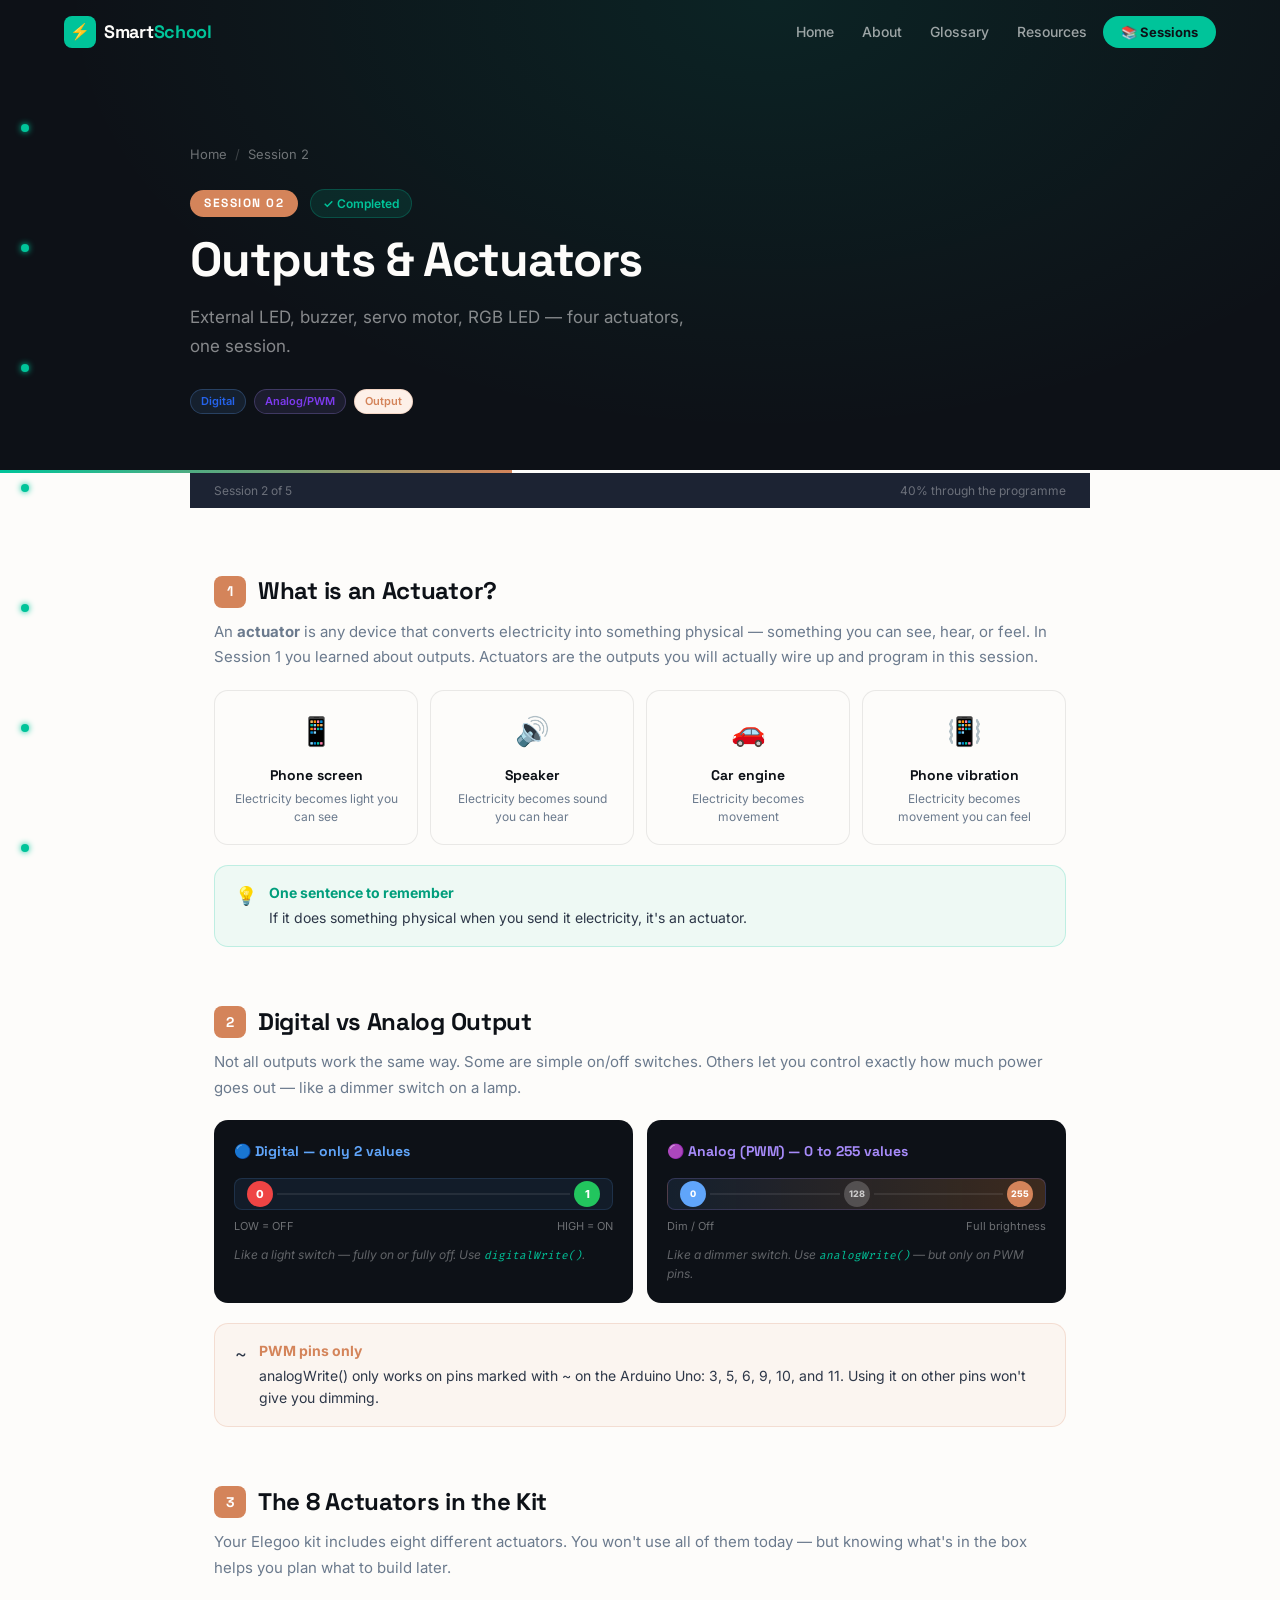
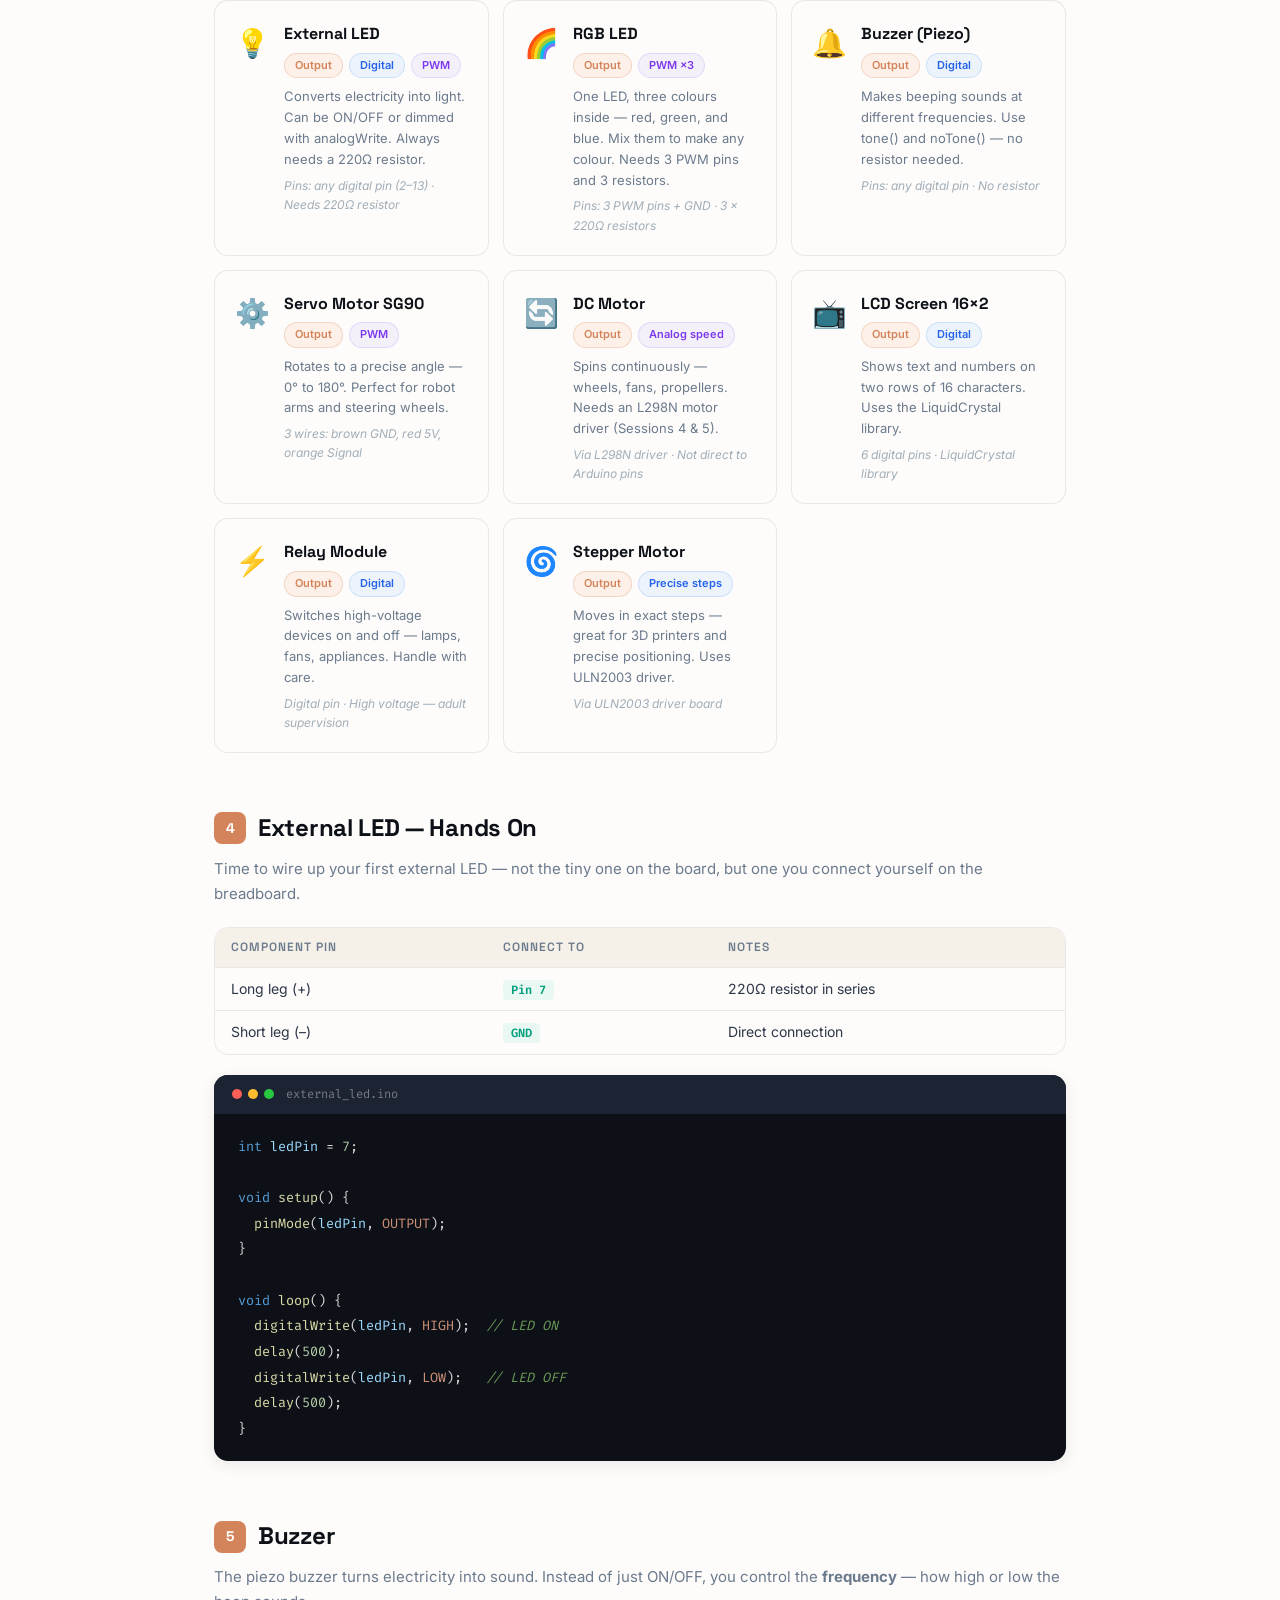
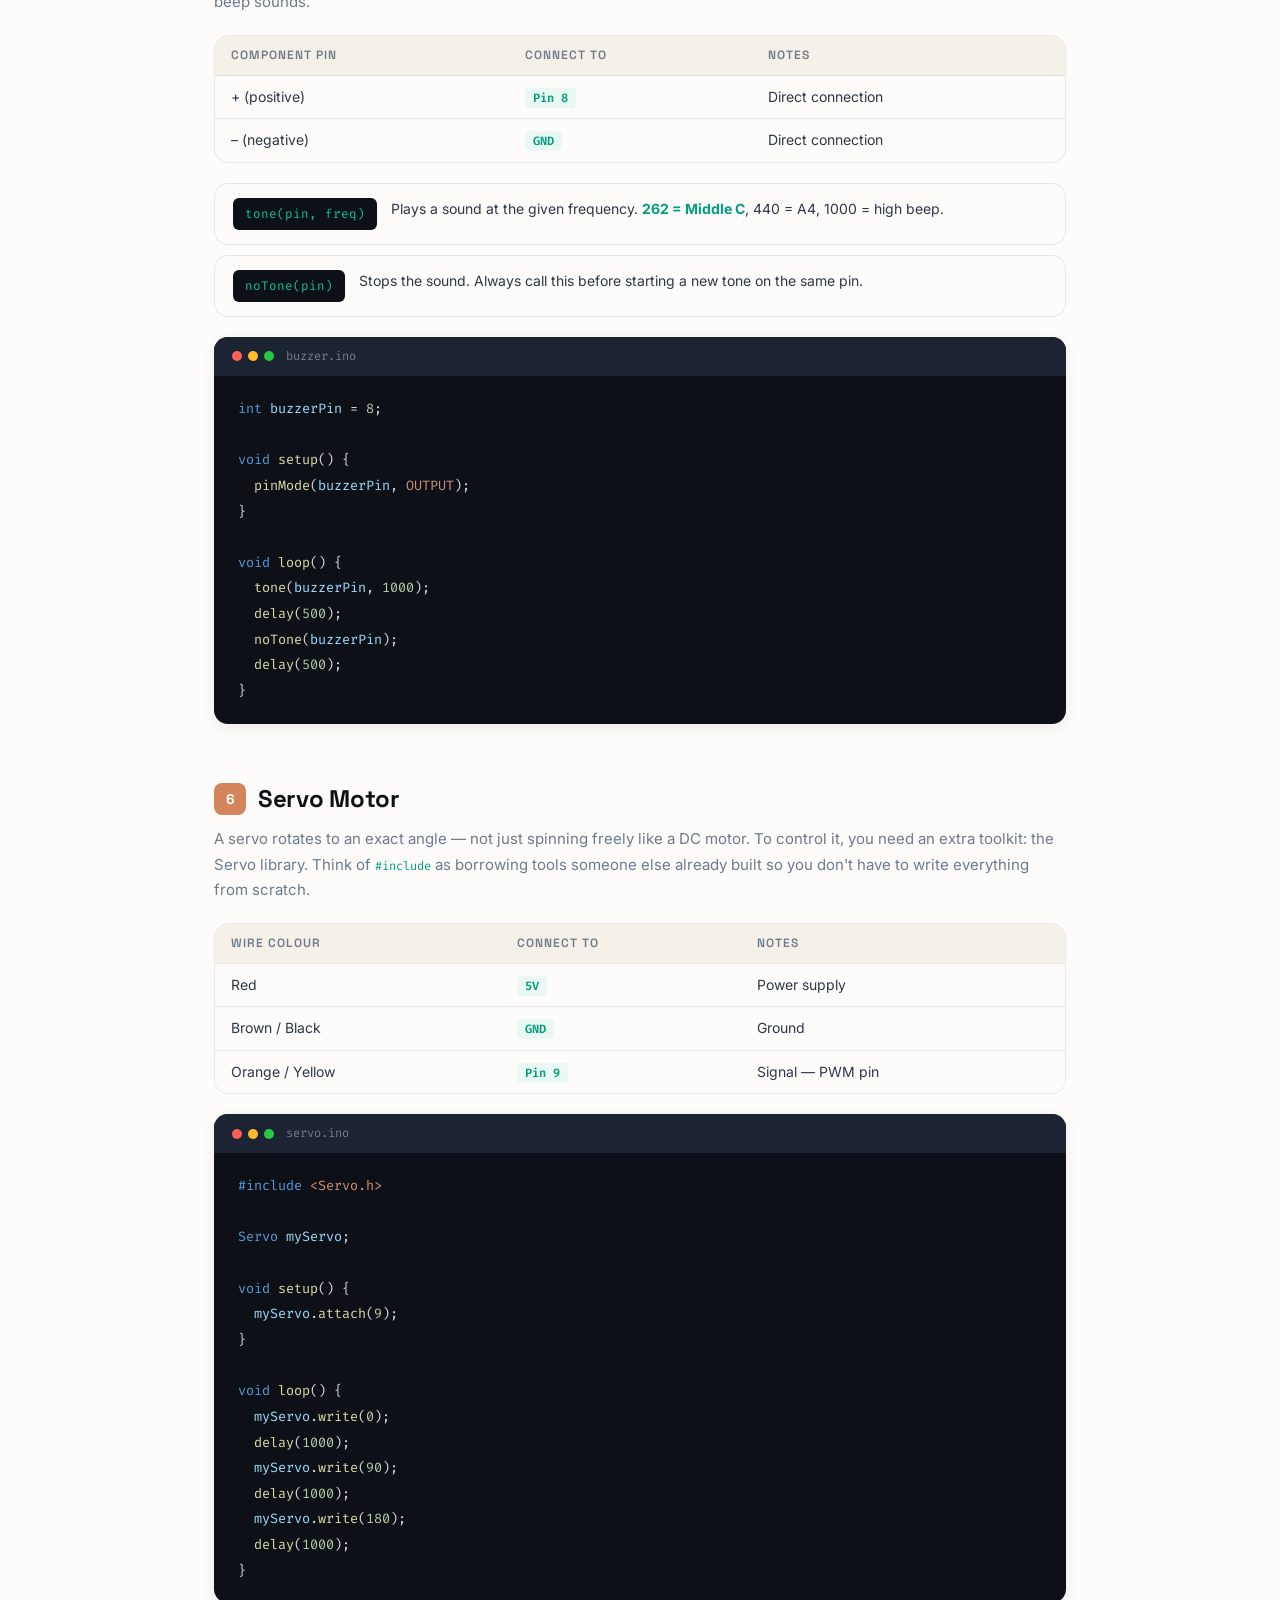
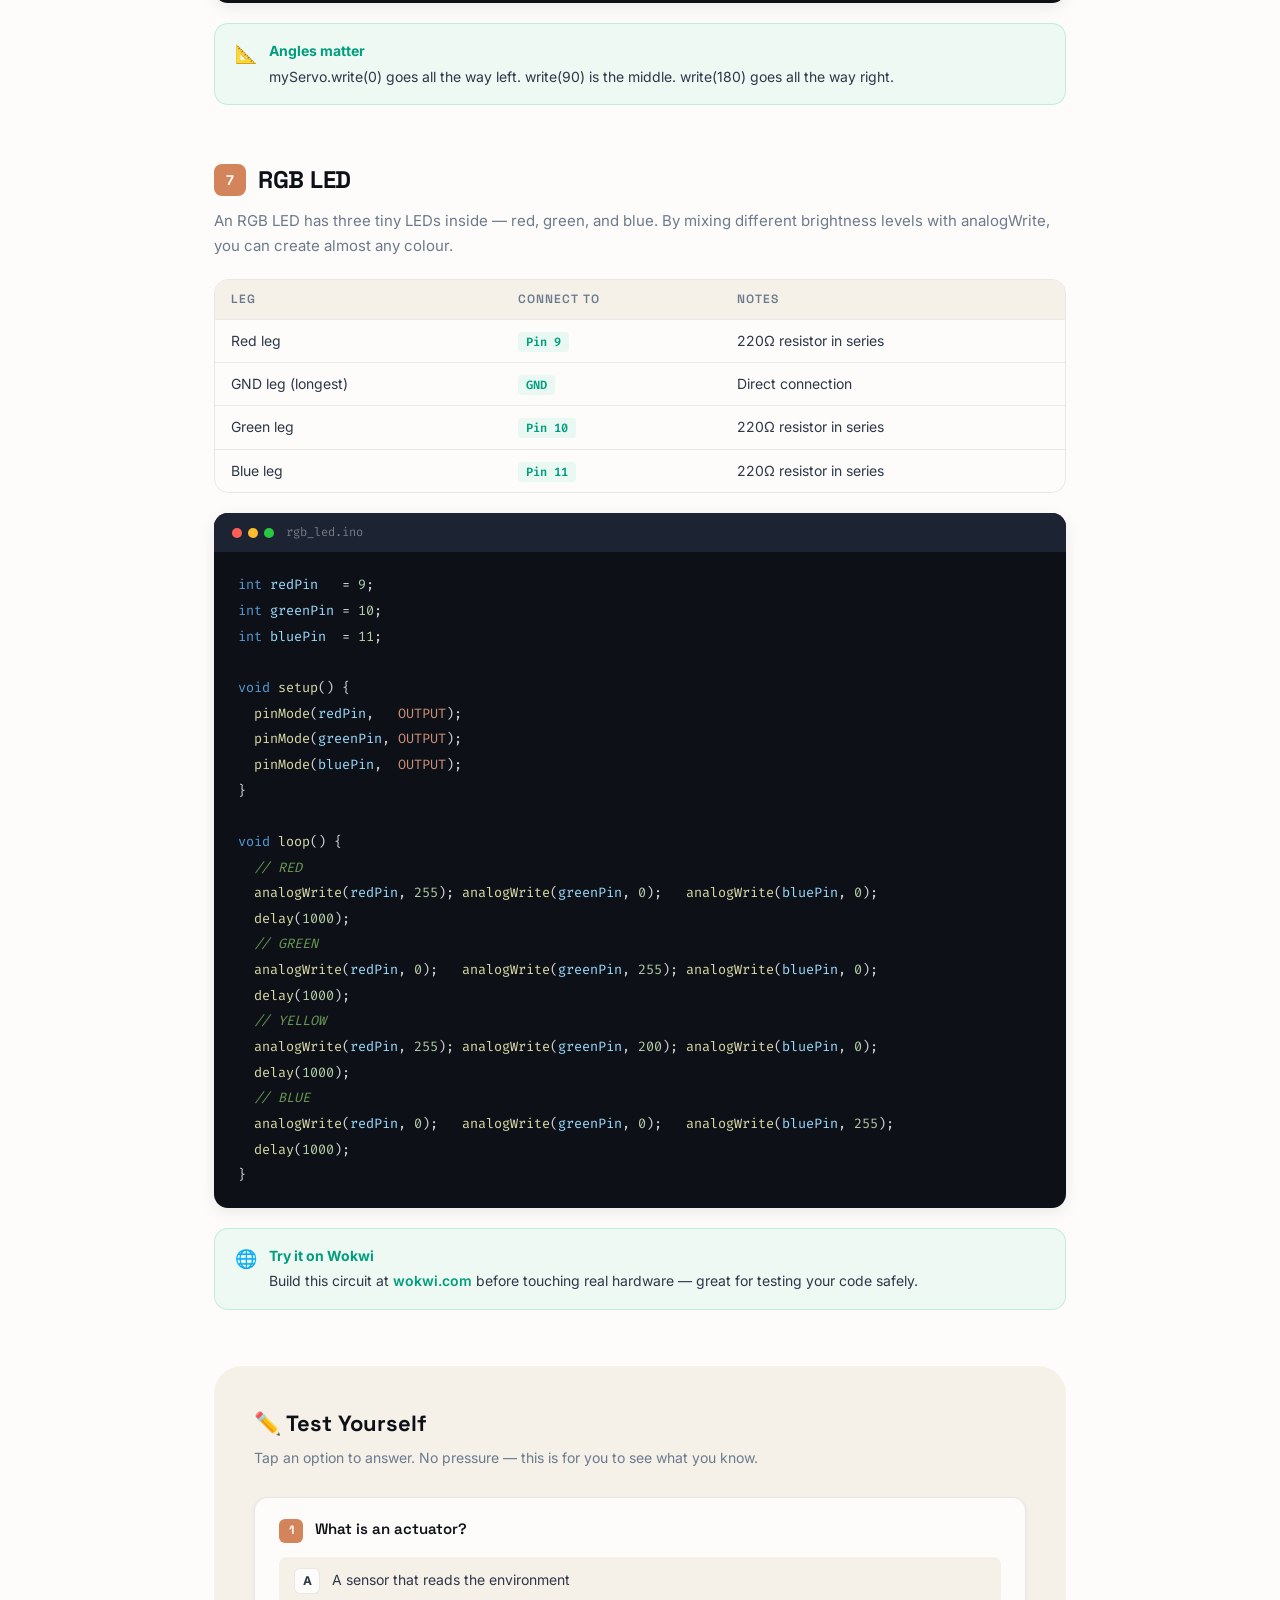
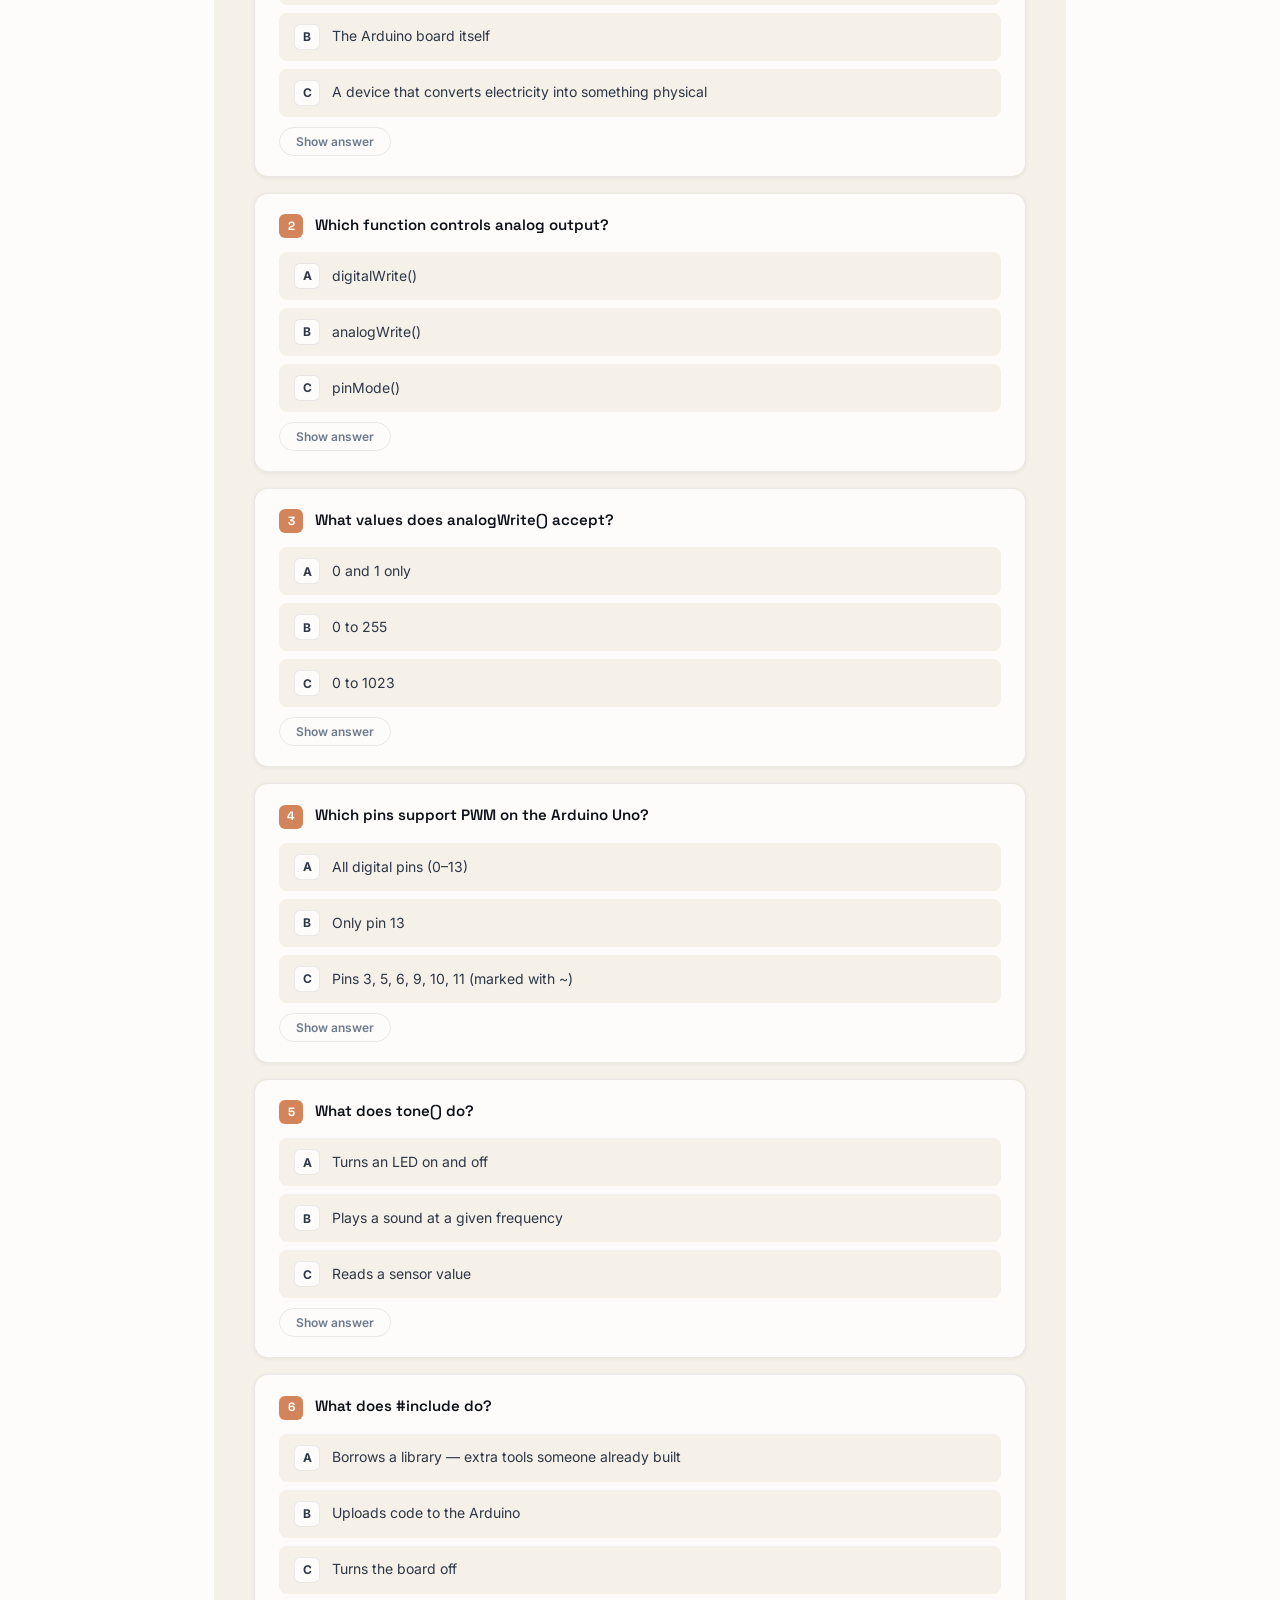
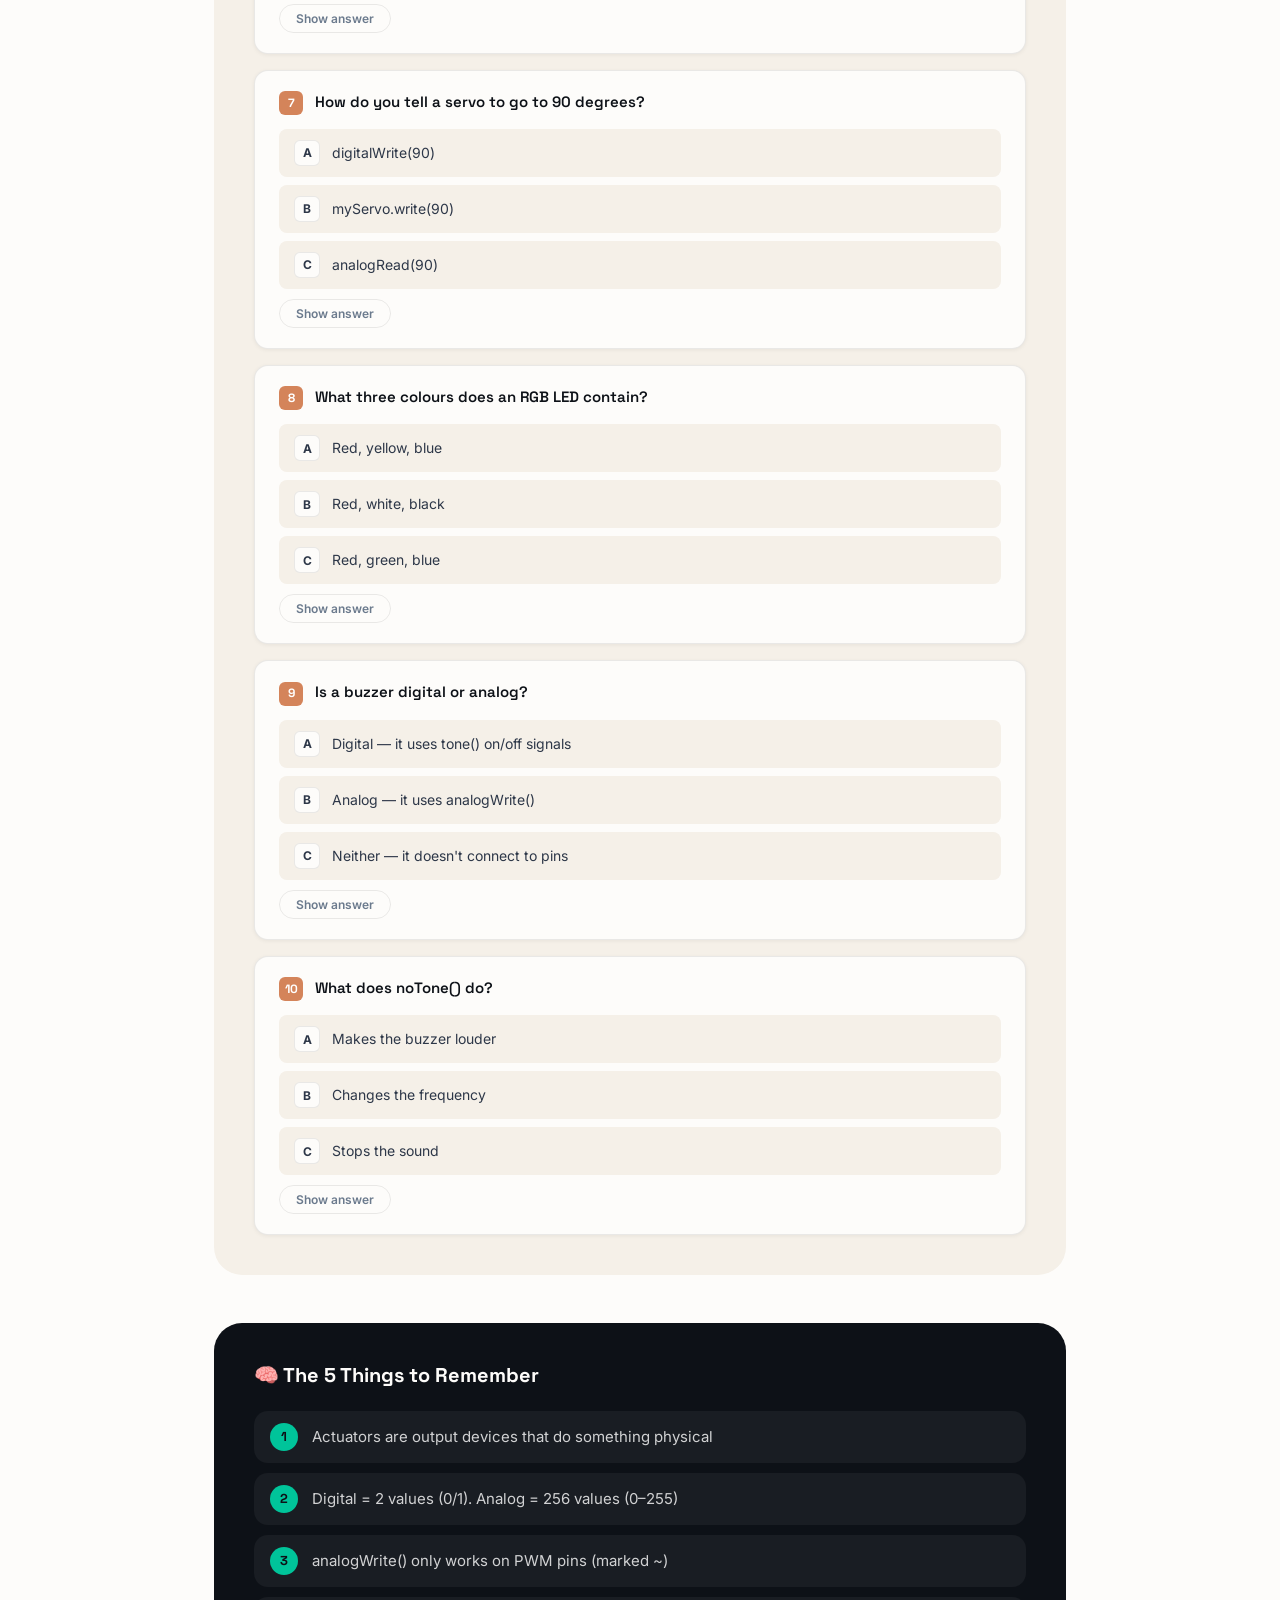
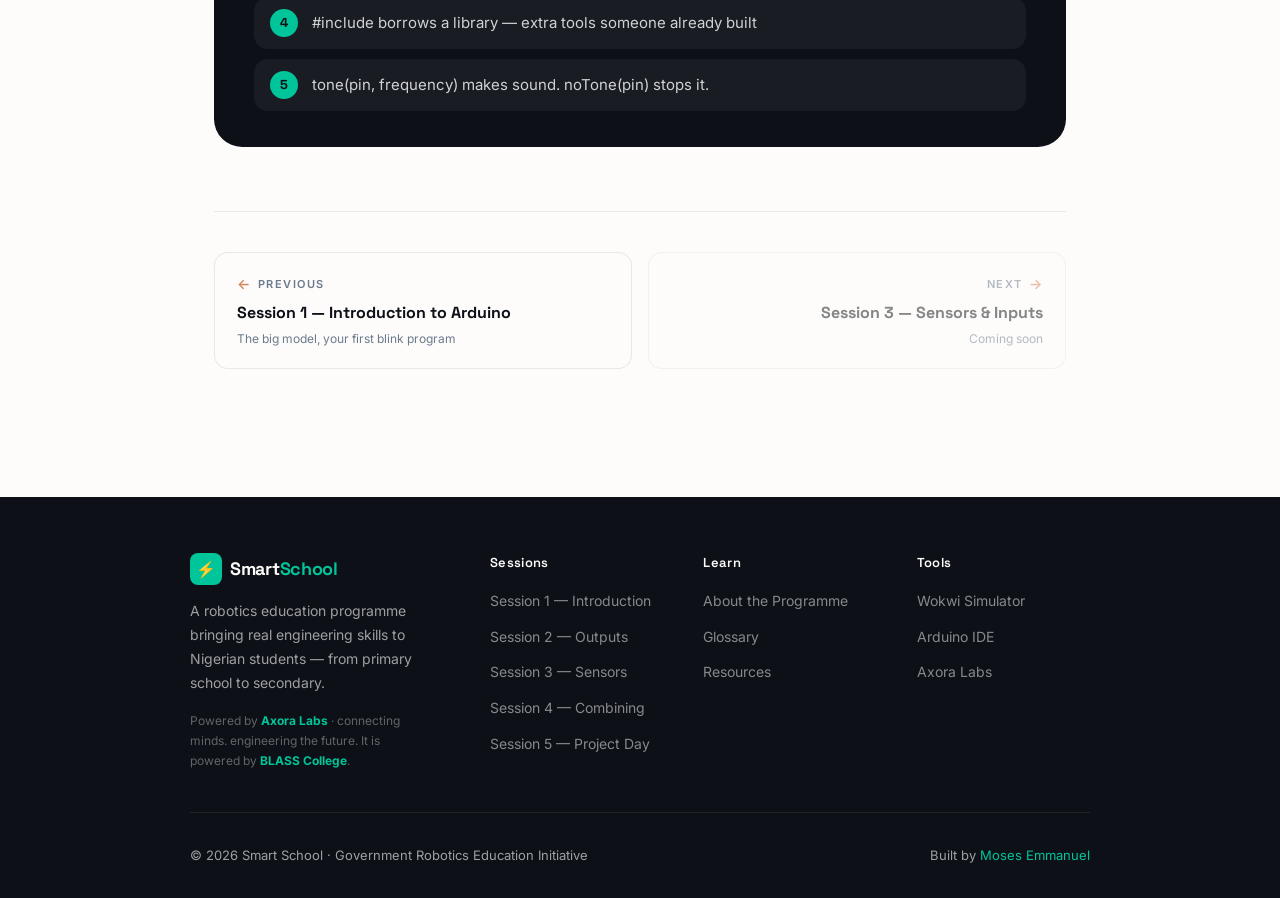
<file: session2.html>
<!DOCTYPE html>
<html lang="en">
<head>
<meta charset="UTF-8">
<meta name="viewport" content="width=device-width, initial-scale=1.0">
<title>Session 2 — Outputs & Actuators · Smart School</title>
<link rel="stylesheet" href="css/styles.css">
<style>
/* ── SESSION PAGE STYLES ── */
.session-banner {
  background: var(--ink);
  padding: calc(var(--nav-h) + 80px) 24px 56px;
  position: relative;
  overflow: hidden;
}
.session-banner::before {
  content: '';
  position: absolute;
  top: 0; left: 0; right: 0; bottom: 0;
  background: radial-gradient(ellipse at 60% 0%, rgba(0,196,154,0.10), transparent 65%);
  pointer-events: none;
}
.session-banner-inner {
  max-width: var(--max-w);
  margin: 0 auto;
  position: relative;
  z-index: 1;
}
.session-breadcrumb {
  display: flex;
  align-items: center;
  gap: 8px;
  font-size: 13px;
  color: rgba(255,255,255,0.4);
  margin-bottom: 24px;
}
.session-breadcrumb a { color: rgba(255,255,255,0.4); transition: color .15s; }
.session-breadcrumb a:hover { color: var(--teal); }
.session-breadcrumb .sep { color: rgba(255,255,255,0.2); }

.session-banner-meta {
  display: flex;
  align-items: center;
  gap: 12px;
  margin-bottom: 16px;
}
.session-num-tag {
  font-family: var(--font-display);
  font-size: 12px;
  font-weight: 700;
  letter-spacing: 1.5px;
  text-transform: uppercase;
  background: var(--copper);
  color: #fff;
  padding: 4px 14px;
  border-radius: 20px;
}
.session-status-tag {
  font-size: 12px;
  font-weight: 600;
  padding: 4px 12px;
  border-radius: 20px;
  background: rgba(0,196,154,0.12);
  color: var(--teal);
  border: 1px solid rgba(0,196,154,0.25);
}
.session-banner h1 {
  font-family: var(--font-display);
  font-size: clamp(28px, 5vw, 48px);
  font-weight: 700;
  color: var(--white);
  letter-spacing: -1px;
  line-height: 1.1;
  margin-bottom: 16px;
}
.session-banner p {
  font-size: 17px;
  color: rgba(255,255,255,0.5);
  max-width: 520px;
  line-height: 1.7;
  margin-bottom: 28px;
}
.session-banner-tags { display: flex; gap: 8px; flex-wrap: wrap; }

.session-progress {
  background: rgba(255,255,255,0.06);
  border-radius: 0;
  height: 3px;
  position: relative;
}
.session-progress-fill {
  height: 100%;
  background: linear-gradient(90deg, var(--teal), var(--copper));
  border-radius: 0;
  transition: width 1s ease;
}
.session-progress-label {
  max-width: var(--max-w);
  margin: 0 auto;
  padding: 8px 24px;
  display: flex;
  justify-content: space-between;
  font-size: 12px;
  color: rgba(255,255,255,0.35);
  background: var(--ink2);
}

.session-content {
  max-width: var(--max-w);
  margin: 0 auto;
  padding: 64px 24px 48px;
}

.concept-section { margin-bottom: 56px; }
.concept-section h2 {
  font-family: var(--font-display);
  font-size: 24px;
  font-weight: 700;
  color: var(--ink);
  letter-spacing: -0.3px;
  margin-bottom: 8px;
  display: flex;
  align-items: center;
  gap: 12px;
}
.concept-section h2 .section-num {
  width: 32px; height: 32px;
  border-radius: 8px;
  background: var(--copper);
  color: #fff;
  font-size: 14px;
  font-weight: 700;
  display: flex; align-items: center; justify-content: center;
  flex-shrink: 0;
}
.concept-section > p {
  font-size: 15px;
  color: var(--muted);
  line-height: 1.7;
  margin-bottom: 20px;
}

.example-grid {
  display: grid;
  grid-template-columns: repeat(auto-fill, minmax(200px, 1fr));
  gap: 12px;
  margin: 20px 0;
}
.example-card {
  background: var(--white);
  border: 1px solid var(--border);
  border-radius: var(--radius);
  padding: 18px 16px;
  text-align: center;
  transition: transform .2s, border-color .2s;
}
.example-card:hover { transform: translateY(-2px); border-color: rgba(0,196,154,0.3); }
.ex-emoji { font-size: 28px; margin-bottom: 10px; }
.ex-name { font-family: var(--font-display); font-size: 14px; font-weight: 700; color: var(--ink); margin-bottom: 4px; }
.ex-desc { font-size: 12px; color: var(--muted); line-height: 1.5; }

.numlines { display: grid; grid-template-columns: 1fr 1fr; gap: 14px; margin: 20px 0; }
.numline-card {
  background: var(--ink);
  border-radius: var(--radius);
  padding: 20px;
}
.nl-title { font-family: var(--font-display); font-size: 14px; font-weight: 700; margin-bottom: 16px; }
.nl-digital .nl-title { color: #60A5FA; }
.nl-analog  .nl-title { color: #A78BFA; }
.nl-track {
  position: relative;
  height: 32px;
  border-radius: 8px;
  display: flex;
  align-items: center;
  padding: 0 12px;
  margin-bottom: 8px;
}
.nl-track.digital-track { background: rgba(96,165,250,0.08); border: 1px solid rgba(96,165,250,0.15); }
.nl-track.analog-track  { background: linear-gradient(to right, rgba(96,165,250,0.1), rgba(251,146,60,0.2)); border: 1px solid rgba(167,139,250,0.2); }
.nl-dot { width: 26px; height: 26px; border-radius: 50%; display: flex; align-items: center; justify-content: center; font-size: 11px; font-weight: 800; flex-shrink: 0; color: #fff; }
.nl-dot-off { background: #EF4444; }
.nl-dot-on  { background: #22C55E; margin-left: auto; }
.nl-dot-lo  { background: #60A5FA; font-size: 9px; }
.nl-dot-mid { background: rgba(255,255,255,0.2); color: rgba(255,255,255,0.7); font-size: 9px; margin: 0 auto; }
.nl-dot-hi  { background: var(--copper); font-size: 9px; }
.nl-line { flex: 1; height: 2px; background: rgba(255,255,255,0.08); margin: 0 4px; }
.nl-sub { display: flex; justify-content: space-between; font-size: 11px; color: rgba(255,255,255,0.4); }
.nl-note { font-size: 12px; color: rgba(255,255,255,0.35); margin-top: 10px; line-height: 1.5; font-style: italic; }

.actuator-grid {
  display: grid;
  grid-template-columns: repeat(auto-fill, minmax(260px, 1fr));
  gap: 14px;
  margin: 20px 0;
}
.actuator-card {
  background: var(--white);
  border: 1px solid var(--border);
  border-radius: var(--radius);
  padding: 20px;
  display: flex;
  gap: 14px;
  transition: border-color .2s, transform .2s;
}
.actuator-card:hover { border-color: rgba(0,196,154,0.3); transform: translateY(-2px); }
.ac-emoji { font-size: 28px; flex-shrink: 0; }
.ac-body { flex: 1; }
.ac-name { font-family: var(--font-display); font-size: 16px; font-weight: 700; color: var(--ink); margin-bottom: 6px; }
.ac-tags { display: flex; gap: 6px; flex-wrap: wrap; margin-bottom: 8px; }
.ac-desc { font-size: 13px; color: var(--muted); line-height: 1.6; margin-bottom: 6px; }
.ac-pin { font-size: 12px; color: var(--muted-lt); font-style: italic; }

.wire-table-wrap {
  overflow-x: auto;
  margin: 16px 0;
  border-radius: var(--radius);
  border: 1px solid var(--border);
}
.wire-table {
  width: 100%;
  border-collapse: collapse;
  font-size: 14px;
}
.wire-table th {
  background: var(--surface);
  padding: 10px 16px;
  text-align: left;
  font-family: var(--font-display);
  font-size: 12px;
  font-weight: 600;
  color: var(--muted);
  letter-spacing: 1px;
  text-transform: uppercase;
  border-bottom: 1px solid var(--border);
}
.wire-table td {
  padding: 10px 16px;
  border-bottom: 1px solid var(--border);
  color: var(--ink3);
  font-size: 14px;
}
.wire-table tr:last-child td { border-bottom: none; }
.wire-table code {
  font-family: var(--font-mono);
  font-size: 12px;
  background: rgba(0,196,154,0.08);
  color: var(--teal-dark);
  padding: 2px 8px;
  border-radius: 4px;
  font-weight: 600;
}

.code-explains { display: flex; flex-direction: column; gap: 10px; margin: 20px 0; }
.code-explain {
  display: flex;
  align-items: flex-start;
  gap: 14px;
  background: var(--white);
  border: 1px solid var(--border);
  border-radius: var(--radius);
  padding: 14px 18px;
  transition: border-color .2s;
}
.code-explain:hover { border-color: rgba(0,196,154,0.3); }
.ce-code {
  font-family: var(--font-mono);
  font-size: 12.5px;
  background: var(--ink);
  color: var(--teal);
  padding: 6px 12px;
  border-radius: 6px;
  white-space: nowrap;
  flex-shrink: 0;
  align-self: flex-start;
}
.ce-text { font-size: 14px; color: var(--ink3); line-height: 1.6; }
.ce-text strong { color: var(--teal-dark); }

.callout {
  border-radius: var(--radius);
  padding: 16px 20px;
  margin: 16px 0;
  display: flex;
  gap: 12px;
  align-items: flex-start;
  font-size: 14px;
  line-height: 1.6;
}
.callout-icon { font-size: 18px; flex-shrink: 0; }
.callout-body strong { display: block; font-size: 14px; margin-bottom: 3px; }
.callout-tip  { background: rgba(0,196,154,0.06); border: 1px solid rgba(0,196,154,0.2); color: var(--ink3); }
.callout-tip .callout-body strong { color: var(--teal-dark); }
.callout-warn { background: rgba(212,132,90,0.06); border: 1px solid rgba(212,132,90,0.2); color: var(--ink3); }
.callout-warn .callout-body strong { color: var(--copper); }

.quiz-section {
  background: var(--surface);
  border-radius: var(--radius-xl);
  padding: 40px;
  margin: 48px 0;
}
.quiz-section h2 {
  font-family: var(--font-display);
  font-size: 22px;
  font-weight: 700;
  color: var(--ink);
  margin-bottom: 6px;
}
.quiz-section > p {
  font-size: 14px;
  color: var(--muted);
  margin-bottom: 28px;
}

.remember-strip {
  background: var(--ink);
  border-radius: var(--radius-xl);
  padding: 36px 40px;
  margin: 48px 0;
}
.remember-strip h2 {
  font-family: var(--font-display);
  font-size: 20px;
  font-weight: 700;
  color: var(--white);
  margin-bottom: 20px;
}
.remember-items { display: flex; flex-direction: column; gap: 10px; }
.remember-item {
  display: flex;
  align-items: center;
  gap: 14px;
  background: rgba(255,255,255,0.05);
  border-radius: var(--radius);
  padding: 12px 16px;
  font-size: 15px;
  color: rgba(255,255,255,0.8);
}
.ri-num {
  width: 28px; height: 28px;
  border-radius: 50%;
  background: var(--teal);
  color: var(--ink);
  font-family: var(--font-display);
  font-size: 13px;
  font-weight: 700;
  display: flex; align-items: center; justify-content: center;
  flex-shrink: 0;
}

@media(max-width:640px){
  .numlines { grid-template-columns: 1fr; }
  .quiz-section { padding: 24px 20px; }
  .remember-strip { padding: 24px 20px; }
}
</style>
</head>
<body>
<div id="nav-placeholder"></div>
<div class="nav-mobile" id="mobile-nav-placeholder"></div>

<div class="page-body page-body--bleed">

  <div class="session-banner">
    <div class="session-banner-inner">
      <div class="session-breadcrumb">
        <a href="index.html">Home</a>
        <span class="sep">/</span>
        <span>Session 2</span>
      </div>
      <div class="session-banner-meta">
        <span class="session-num-tag">Session 02</span>
        <span class="session-status-tag">✓ Completed</span>
      </div>
      <h1>Outputs & Actuators</h1>
      <p>External LED, buzzer, servo motor, RGB LED — four actuators, one session.</p>
      <div class="session-banner-tags">
        <span class="tag tag-digital">Digital</span>
        <span class="tag tag-analog">Analog/PWM</span>
        <span class="tag tag-output">Output</span>
      </div>
    </div>
  </div>

  <div class="session-progress">
    <div class="session-progress-fill" style="width:40%"></div>
  </div>
  <div class="session-progress-label">
    <span>Session 2 of 5</span>
    <span>40% through the programme</span>
  </div>

  <div class="circuit-trace">
    <div class="circuit-trace-line"></div>
    <div class="circuit-trace-dot trace-dot-marker"></div>
    <div class="circuit-trace-dot trace-dot-marker"></div>
    <div class="circuit-trace-dot trace-dot-marker"></div>
    <div class="circuit-trace-dot trace-dot-marker"></div>
    <div class="circuit-trace-dot trace-dot-marker"></div>
    <div class="circuit-trace-dot trace-dot-marker"></div>
    <div class="circuit-trace-dot trace-dot-marker"></div>
  </div>

  <div class="session-content">

    <!-- SECTION 1 -->
    <div class="concept-section reveal trace-dot-marker">
      <h2><span class="section-num">1</span> What is an Actuator?</h2>
      <p>An <strong>actuator</strong> is any device that converts electricity into something physical — something you can see, hear, or feel. In Session 1 you learned about outputs. Actuators are the outputs you will actually wire up and program in this session.</p>

      <div class="example-grid">
        <div class="example-card">
          <div class="ex-emoji">📱</div>
          <div class="ex-name">Phone screen</div>
          <div class="ex-desc">Electricity becomes light you can see</div>
        </div>
        <div class="example-card">
          <div class="ex-emoji">🔊</div>
          <div class="ex-name">Speaker</div>
          <div class="ex-desc">Electricity becomes sound you can hear</div>
        </div>
        <div class="example-card">
          <div class="ex-emoji">🚗</div>
          <div class="ex-name">Car engine</div>
          <div class="ex-desc">Electricity becomes movement</div>
        </div>
        <div class="example-card">
          <div class="ex-emoji">📳</div>
          <div class="ex-name">Phone vibration</div>
          <div class="ex-desc">Electricity becomes movement you can feel</div>
        </div>
      </div>

      <div class="callout callout-tip">
        <span class="callout-icon">💡</span>
        <div class="callout-body">
          <strong>One sentence to remember</strong>
          If it does something physical when you send it electricity, it's an actuator.
        </div>
      </div>
    </div>

    <!-- SECTION 2 -->
    <div class="concept-section reveal trace-dot-marker">
      <h2><span class="section-num">2</span> Digital vs Analog Output</h2>
      <p>Not all outputs work the same way. Some are simple on/off switches. Others let you control exactly how much power goes out — like a dimmer switch on a lamp.</p>

      <div class="numlines">
        <div class="numline-card nl-digital">
          <div class="nl-title">🔵 Digital — only 2 values</div>
          <div class="nl-track digital-track">
            <div class="nl-dot nl-dot-off">0</div>
            <div class="nl-line"></div>
            <div class="nl-dot nl-dot-on">1</div>
          </div>
          <div class="nl-sub"><span>LOW = OFF</span><span>HIGH = ON</span></div>
          <div class="nl-note">Like a light switch — fully on or fully off. Use <code style="font-family:var(--font-mono);font-size:11px;color:var(--teal);">digitalWrite()</code>.</div>
        </div>
        <div class="numline-card nl-analog">
          <div class="nl-title">🟣 Analog (PWM) — 0 to 255 values</div>
          <div class="nl-track analog-track">
            <div class="nl-dot nl-dot-lo">0</div>
            <div class="nl-line"></div>
            <div class="nl-dot nl-dot-mid">128</div>
            <div class="nl-line"></div>
            <div class="nl-dot nl-dot-hi">255</div>
          </div>
          <div class="nl-sub"><span>Dim / Off</span><span>Full brightness</span></div>
          <div class="nl-note">Like a dimmer switch. Use <code style="font-family:var(--font-mono);font-size:11px;color:var(--teal);">analogWrite()</code> — but only on PWM pins.</div>
        </div>
      </div>

      <div class="callout callout-warn">
        <span class="callout-icon">~</span>
        <div class="callout-body">
          <strong>PWM pins only</strong>
          analogWrite() only works on pins marked with ~ on the Arduino Uno: 3, 5, 6, 9, 10, and 11. Using it on other pins won't give you dimming.
        </div>
      </div>
    </div>

    <!-- SECTION 3 -->
    <div class="concept-section reveal trace-dot-marker">
      <h2><span class="section-num">3</span> The 8 Actuators in the Kit</h2>
      <p>Your Elegoo kit includes eight different actuators. You won't use all of them today — but knowing what's in the box helps you plan what to build later.</p>

      <div class="actuator-grid">
        <div class="actuator-card">
          <div class="ac-emoji">💡</div>
          <div class="ac-body">
            <div class="ac-name">External LED</div>
            <div class="ac-tags">
              <span class="tag tag-output">Output</span>
              <span class="tag tag-digital">Digital</span>
              <span class="tag tag-analog">PWM</span>
            </div>
            <p class="ac-desc">Converts electricity into light. Can be ON/OFF or dimmed with analogWrite. Always needs a 220Ω resistor.</p>
            <p class="ac-pin">Pins: any digital pin (2–13) · Needs 220Ω resistor</p>
          </div>
        </div>
        <div class="actuator-card">
          <div class="ac-emoji">🌈</div>
          <div class="ac-body">
            <div class="ac-name">RGB LED</div>
            <div class="ac-tags">
              <span class="tag tag-output">Output</span>
              <span class="tag tag-analog">PWM ×3</span>
            </div>
            <p class="ac-desc">One LED, three colours inside — red, green, and blue. Mix them to make any colour. Needs 3 PWM pins and 3 resistors.</p>
            <p class="ac-pin">Pins: 3 PWM pins + GND · 3 × 220Ω resistors</p>
          </div>
        </div>
        <div class="actuator-card">
          <div class="ac-emoji">🔔</div>
          <div class="ac-body">
            <div class="ac-name">Buzzer (Piezo)</div>
            <div class="ac-tags">
              <span class="tag tag-output">Output</span>
              <span class="tag tag-digital">Digital</span>
            </div>
            <p class="ac-desc">Makes beeping sounds at different frequencies. Use tone() and noTone() — no resistor needed.</p>
            <p class="ac-pin">Pins: any digital pin · No resistor</p>
          </div>
        </div>
        <div class="actuator-card">
          <div class="ac-emoji">⚙️</div>
          <div class="ac-body">
            <div class="ac-name">Servo Motor SG90</div>
            <div class="ac-tags">
              <span class="tag tag-output">Output</span>
              <span class="tag tag-analog">PWM</span>
            </div>
            <p class="ac-desc">Rotates to a precise angle — 0° to 180°. Perfect for robot arms and steering wheels.</p>
            <p class="ac-pin">3 wires: brown GND, red 5V, orange Signal</p>
          </div>
        </div>
        <div class="actuator-card">
          <div class="ac-emoji">🔄</div>
          <div class="ac-body">
            <div class="ac-name">DC Motor</div>
            <div class="ac-tags">
              <span class="tag tag-output">Output</span>
              <span class="tag tag-analog">Analog speed</span>
            </div>
            <p class="ac-desc">Spins continuously — wheels, fans, propellers. Needs an L298N motor driver (Sessions 4 &amp; 5).</p>
            <p class="ac-pin">Via L298N driver · Not direct to Arduino pins</p>
          </div>
        </div>
        <div class="actuator-card">
          <div class="ac-emoji">📺</div>
          <div class="ac-body">
            <div class="ac-name">LCD Screen 16×2</div>
            <div class="ac-tags">
              <span class="tag tag-output">Output</span>
              <span class="tag tag-digital">Digital</span>
            </div>
            <p class="ac-desc">Shows text and numbers on two rows of 16 characters. Uses the LiquidCrystal library.</p>
            <p class="ac-pin">6 digital pins · LiquidCrystal library</p>
          </div>
        </div>
        <div class="actuator-card">
          <div class="ac-emoji">⚡</div>
          <div class="ac-body">
            <div class="ac-name">Relay Module</div>
            <div class="ac-tags">
              <span class="tag tag-output">Output</span>
              <span class="tag tag-digital">Digital</span>
            </div>
            <p class="ac-desc">Switches high-voltage devices on and off — lamps, fans, appliances. Handle with care.</p>
            <p class="ac-pin">Digital pin · High voltage — adult supervision</p>
          </div>
        </div>
        <div class="actuator-card">
          <div class="ac-emoji">🌀</div>
          <div class="ac-body">
            <div class="ac-name">Stepper Motor</div>
            <div class="ac-tags">
              <span class="tag tag-output">Output</span>
              <span class="tag tag-digital">Precise steps</span>
            </div>
            <p class="ac-desc">Moves in exact steps — great for 3D printers and precise positioning. Uses ULN2003 driver.</p>
            <p class="ac-pin">Via ULN2003 driver board</p>
          </div>
        </div>
      </div>
    </div>

    <!-- SECTION 4 -->
    <div class="concept-section reveal trace-dot-marker">
      <h2><span class="section-num">4</span> External LED — Hands On</h2>
      <p>Time to wire up your first external LED — not the tiny one on the board, but one you connect yourself on the breadboard.</p>

      <div class="wire-table-wrap">
        <table class="wire-table">
          <thead>
            <tr>
              <th>Component Pin</th>
              <th>Connect To</th>
              <th>Notes</th>
            </tr>
          </thead>
          <tbody>
            <tr>
              <td>Long leg (+)</td>
              <td><code>Pin 7</code></td>
              <td>220Ω resistor in series</td>
            </tr>
            <tr>
              <td>Short leg (–)</td>
              <td><code>GND</code></td>
              <td>Direct connection</td>
            </tr>
          </tbody>
        </table>
      </div>

      <div class="code-block">
        <div class="code-bar">
          <div class="code-dots"><span></span><span></span><span></span></div>
          <span class="code-filename">external_led.ino</span>
        </div>
        <pre><span class="ck">int</span> <span class="cv">ledPin</span> = <span class="cn">7</span>;

<span class="ck">void</span> <span class="cf">setup</span>() {
  <span class="cf">pinMode</span>(<span class="cv">ledPin</span>, <span class="cs">OUTPUT</span>);
}

<span class="ck">void</span> <span class="cf">loop</span>() {
  <span class="cf">digitalWrite</span>(<span class="cv">ledPin</span>, <span class="cs">HIGH</span>);  <span class="cc">// LED ON</span>
  <span class="cf">delay</span>(<span class="cn">500</span>);
  <span class="cf">digitalWrite</span>(<span class="cv">ledPin</span>, <span class="cs">LOW</span>);   <span class="cc">// LED OFF</span>
  <span class="cf">delay</span>(<span class="cn">500</span>);
}</pre>
      </div>
    </div>

    <!-- SECTION 5 -->
    <div class="concept-section reveal trace-dot-marker">
      <h2><span class="section-num">5</span> Buzzer</h2>
      <p>The piezo buzzer turns electricity into sound. Instead of just ON/OFF, you control the <strong>frequency</strong> — how high or low the beep sounds.</p>

      <div class="wire-table-wrap">
        <table class="wire-table">
          <thead>
            <tr>
              <th>Component Pin</th>
              <th>Connect To</th>
              <th>Notes</th>
            </tr>
          </thead>
          <tbody>
            <tr>
              <td>+ (positive)</td>
              <td><code>Pin 8</code></td>
              <td>Direct connection</td>
            </tr>
            <tr>
              <td>– (negative)</td>
              <td><code>GND</code></td>
              <td>Direct connection</td>
            </tr>
          </tbody>
        </table>
      </div>

      <div class="code-explains">
        <div class="code-explain">
          <span class="ce-code">tone(pin, freq)</span>
          <div class="ce-text">Plays a sound at the given frequency. <strong>262 = Middle C</strong>, 440 = A4, 1000 = high beep.</div>
        </div>
        <div class="code-explain">
          <span class="ce-code">noTone(pin)</span>
          <div class="ce-text">Stops the sound. Always call this before starting a new tone on the same pin.</div>
        </div>
      </div>

      <div class="code-block">
        <div class="code-bar">
          <div class="code-dots"><span></span><span></span><span></span></div>
          <span class="code-filename">buzzer.ino</span>
        </div>
        <pre><span class="ck">int</span> <span class="cv">buzzerPin</span> = <span class="cn">8</span>;

<span class="ck">void</span> <span class="cf">setup</span>() {
  <span class="cf">pinMode</span>(<span class="cv">buzzerPin</span>, <span class="cs">OUTPUT</span>);
}

<span class="ck">void</span> <span class="cf">loop</span>() {
  <span class="cf">tone</span>(<span class="cv">buzzerPin</span>, <span class="cn">1000</span>);
  <span class="cf">delay</span>(<span class="cn">500</span>);
  <span class="cf">noTone</span>(<span class="cv">buzzerPin</span>);
  <span class="cf">delay</span>(<span class="cn">500</span>);
}</pre>
      </div>
    </div>

    <!-- SECTION 6 -->
    <div class="concept-section reveal trace-dot-marker">
      <h2><span class="section-num">6</span> Servo Motor</h2>
      <p>A servo rotates to an exact angle — not just spinning freely like a DC motor. To control it, you need an extra toolkit: the Servo library. Think of <code style="font-family:var(--font-mono);font-size:12px;color:var(--teal-dark);">#include</code> as borrowing tools someone else already built so you don't have to write everything from scratch.</p>

      <div class="wire-table-wrap">
        <table class="wire-table">
          <thead>
            <tr>
              <th>Wire Colour</th>
              <th>Connect To</th>
              <th>Notes</th>
            </tr>
          </thead>
          <tbody>
            <tr>
              <td>Red</td>
              <td><code>5V</code></td>
              <td>Power supply</td>
            </tr>
            <tr>
              <td>Brown / Black</td>
              <td><code>GND</code></td>
              <td>Ground</td>
            </tr>
            <tr>
              <td>Orange / Yellow</td>
              <td><code>Pin 9</code></td>
              <td>Signal — PWM pin</td>
            </tr>
          </tbody>
        </table>
      </div>

      <div class="code-block">
        <div class="code-bar">
          <div class="code-dots"><span></span><span></span><span></span></div>
          <span class="code-filename">servo.ino</span>
        </div>
        <pre><span class="ck">#include</span> <span class="cs">&lt;Servo.h&gt;</span>

<span class="ck">Servo</span> <span class="cv">myServo</span>;

<span class="ck">void</span> <span class="cf">setup</span>() {
  <span class="cv">myServo</span>.<span class="cf">attach</span>(<span class="cn">9</span>);
}

<span class="ck">void</span> <span class="cf">loop</span>() {
  <span class="cv">myServo</span>.<span class="cf">write</span>(<span class="cn">0</span>);
  <span class="cf">delay</span>(<span class="cn">1000</span>);
  <span class="cv">myServo</span>.<span class="cf">write</span>(<span class="cn">90</span>);
  <span class="cf">delay</span>(<span class="cn">1000</span>);
  <span class="cv">myServo</span>.<span class="cf">write</span>(<span class="cn">180</span>);
  <span class="cf">delay</span>(<span class="cn">1000</span>);
}</pre>
      </div>

      <div class="callout callout-tip">
        <span class="callout-icon">📐</span>
        <div class="callout-body">
          <strong>Angles matter</strong>
          myServo.write(0) goes all the way left. write(90) is the middle. write(180) goes all the way right.
        </div>
      </div>
    </div>

    <!-- SECTION 7 -->
    <div class="concept-section reveal trace-dot-marker">
      <h2><span class="section-num">7</span> RGB LED</h2>
      <p>An RGB LED has three tiny LEDs inside — red, green, and blue. By mixing different brightness levels with analogWrite, you can create almost any colour.</p>

      <div class="wire-table-wrap">
        <table class="wire-table">
          <thead>
            <tr>
              <th>Leg</th>
              <th>Connect To</th>
              <th>Notes</th>
            </tr>
          </thead>
          <tbody>
            <tr>
              <td>Red leg</td>
              <td><code>Pin 9</code></td>
              <td>220Ω resistor in series</td>
            </tr>
            <tr>
              <td>GND leg (longest)</td>
              <td><code>GND</code></td>
              <td>Direct connection</td>
            </tr>
            <tr>
              <td>Green leg</td>
              <td><code>Pin 10</code></td>
              <td>220Ω resistor in series</td>
            </tr>
            <tr>
              <td>Blue leg</td>
              <td><code>Pin 11</code></td>
              <td>220Ω resistor in series</td>
            </tr>
          </tbody>
        </table>
      </div>

      <div class="code-block">
        <div class="code-bar">
          <div class="code-dots"><span></span><span></span><span></span></div>
          <span class="code-filename">rgb_led.ino</span>
        </div>
        <pre><span class="ck">int</span> <span class="cv">redPin</span>   = <span class="cn">9</span>;
<span class="ck">int</span> <span class="cv">greenPin</span> = <span class="cn">10</span>;
<span class="ck">int</span> <span class="cv">bluePin</span>  = <span class="cn">11</span>;

<span class="ck">void</span> <span class="cf">setup</span>() {
  <span class="cf">pinMode</span>(<span class="cv">redPin</span>,   <span class="cs">OUTPUT</span>);
  <span class="cf">pinMode</span>(<span class="cv">greenPin</span>, <span class="cs">OUTPUT</span>);
  <span class="cf">pinMode</span>(<span class="cv">bluePin</span>,  <span class="cs">OUTPUT</span>);
}

<span class="ck">void</span> <span class="cf">loop</span>() {
  <span class="cc">// RED</span>
  <span class="cf">analogWrite</span>(<span class="cv">redPin</span>, <span class="cn">255</span>); <span class="cf">analogWrite</span>(<span class="cv">greenPin</span>, <span class="cn">0</span>);   <span class="cf">analogWrite</span>(<span class="cv">bluePin</span>, <span class="cn">0</span>);
  <span class="cf">delay</span>(<span class="cn">1000</span>);
  <span class="cc">// GREEN</span>
  <span class="cf">analogWrite</span>(<span class="cv">redPin</span>, <span class="cn">0</span>);   <span class="cf">analogWrite</span>(<span class="cv">greenPin</span>, <span class="cn">255</span>); <span class="cf">analogWrite</span>(<span class="cv">bluePin</span>, <span class="cn">0</span>);
  <span class="cf">delay</span>(<span class="cn">1000</span>);
  <span class="cc">// YELLOW</span>
  <span class="cf">analogWrite</span>(<span class="cv">redPin</span>, <span class="cn">255</span>); <span class="cf">analogWrite</span>(<span class="cv">greenPin</span>, <span class="cn">200</span>); <span class="cf">analogWrite</span>(<span class="cv">bluePin</span>, <span class="cn">0</span>);
  <span class="cf">delay</span>(<span class="cn">1000</span>);
  <span class="cc">// BLUE</span>
  <span class="cf">analogWrite</span>(<span class="cv">redPin</span>, <span class="cn">0</span>);   <span class="cf">analogWrite</span>(<span class="cv">greenPin</span>, <span class="cn">0</span>);   <span class="cf">analogWrite</span>(<span class="cv">bluePin</span>, <span class="cn">255</span>);
  <span class="cf">delay</span>(<span class="cn">1000</span>);
}</pre>
      </div>

      <div class="callout callout-tip" style="margin-top:20px;">
        <span class="callout-icon">🌐</span>
        <div class="callout-body">
          <strong>Try it on Wokwi</strong>
          Build this circuit at <a href="https://wokwi.com" target="_blank" style="color:var(--teal-dark);font-weight:600;">wokwi.com</a> before touching real hardware — great for testing your code safely.
        </div>
      </div>
    </div>

    <!-- QUIZ -->
    <div class="quiz-section reveal">
      <h2>✏️ Test Yourself</h2>
      <p>Tap an option to answer. No pressure — this is for you to see what you know.</p>

      <div class="quiz-wrap">

        <div class="quiz-item" data-correct="C">
          <div class="quiz-q"><span class="q-num">1</span> What is an actuator?</div>
          <div class="quiz-options">
            <div class="quiz-option" data-value="A"><span class="opt-letter">A</span> A sensor that reads the environment</div>
            <div class="quiz-option" data-value="B"><span class="opt-letter">B</span> The Arduino board itself</div>
            <div class="quiz-option" data-value="C"><span class="opt-letter">C</span> A device that converts electricity into something physical</div>
          </div>
          <button class="quiz-reveal-btn">Show answer</button>
          <div class="quiz-answer">✓ C — Actuators are output devices. They turn electricity into light, sound, movement, or other physical effects.</div>
        </div>

        <div class="quiz-item" data-correct="B">
          <div class="quiz-q"><span class="q-num">2</span> Which function controls analog output?</div>
          <div class="quiz-options">
            <div class="quiz-option" data-value="A"><span class="opt-letter">A</span> digitalWrite()</div>
            <div class="quiz-option" data-value="B"><span class="opt-letter">B</span> analogWrite()</div>
            <div class="quiz-option" data-value="C"><span class="opt-letter">C</span> pinMode()</div>
          </div>
          <button class="quiz-reveal-btn">Show answer</button>
          <div class="quiz-answer">✓ B — analogWrite() sends a PWM signal from 0 to 255, letting you dim an LED or control motor speed.</div>
        </div>

        <div class="quiz-item" data-correct="B">
          <div class="quiz-q"><span class="q-num">3</span> What values does analogWrite() accept?</div>
          <div class="quiz-options">
            <div class="quiz-option" data-value="A"><span class="opt-letter">A</span> 0 and 1 only</div>
            <div class="quiz-option" data-value="B"><span class="opt-letter">B</span> 0 to 255</div>
            <div class="quiz-option" data-value="C"><span class="opt-letter">C</span> 0 to 1023</div>
          </div>
          <button class="quiz-reveal-btn">Show answer</button>
          <div class="quiz-answer">✓ B — analogWrite() uses 256 levels from 0 (off) to 255 (full power). Don't confuse this with analogRead(), which reads 0–1023.</div>
        </div>

        <div class="quiz-item" data-correct="C">
          <div class="quiz-q"><span class="q-num">4</span> Which pins support PWM on the Arduino Uno?</div>
          <div class="quiz-options">
            <div class="quiz-option" data-value="A"><span class="opt-letter">A</span> All digital pins (0–13)</div>
            <div class="quiz-option" data-value="B"><span class="opt-letter">B</span> Only pin 13</div>
            <div class="quiz-option" data-value="C"><span class="opt-letter">C</span> Pins 3, 5, 6, 9, 10, 11 (marked with ~)</div>
          </div>
          <button class="quiz-reveal-btn">Show answer</button>
          <div class="quiz-answer">✓ C — Look for the ~ symbol next to the pin number on the board. Those six pins support analogWrite().</div>
        </div>

        <div class="quiz-item" data-correct="B">
          <div class="quiz-q"><span class="q-num">5</span> What does tone() do?</div>
          <div class="quiz-options">
            <div class="quiz-option" data-value="A"><span class="opt-letter">A</span> Turns an LED on and off</div>
            <div class="quiz-option" data-value="B"><span class="opt-letter">B</span> Plays a sound at a given frequency</div>
            <div class="quiz-option" data-value="C"><span class="opt-letter">C</span> Reads a sensor value</div>
          </div>
          <button class="quiz-reveal-btn">Show answer</button>
          <div class="quiz-answer">✓ B — tone(pin, frequency) makes the buzzer beep. Higher frequency = higher pitch. 440 Hz is the note A4.</div>
        </div>

        <div class="quiz-item" data-correct="A">
          <div class="quiz-q"><span class="q-num">6</span> What does #include do?</div>
          <div class="quiz-options">
            <div class="quiz-option" data-value="A"><span class="opt-letter">A</span> Borrows a library — extra tools someone already built</div>
            <div class="quiz-option" data-value="B"><span class="opt-letter">B</span> Uploads code to the Arduino</div>
            <div class="quiz-option" data-value="C"><span class="opt-letter">C</span> Turns the board off</div>
          </div>
          <button class="quiz-reveal-btn">Show answer</button>
          <div class="quiz-answer">✓ A — #include &lt;Servo.h&gt; gives you servo commands like attach() and write() without writing them yourself.</div>
        </div>

        <div class="quiz-item" data-correct="B">
          <div class="quiz-q"><span class="q-num">7</span> How do you tell a servo to go to 90 degrees?</div>
          <div class="quiz-options">
            <div class="quiz-option" data-value="A"><span class="opt-letter">A</span> digitalWrite(90)</div>
            <div class="quiz-option" data-value="B"><span class="opt-letter">B</span> myServo.write(90)</div>
            <div class="quiz-option" data-value="C"><span class="opt-letter">C</span> analogRead(90)</div>
          </div>
          <button class="quiz-reveal-btn">Show answer</button>
          <div class="quiz-answer">✓ B — myServo.write(90) rotates the servo arm to the middle position (90° out of 180°).</div>
        </div>

        <div class="quiz-item" data-correct="C">
          <div class="quiz-q"><span class="q-num">8</span> What three colours does an RGB LED contain?</div>
          <div class="quiz-options">
            <div class="quiz-option" data-value="A"><span class="opt-letter">A</span> Red, yellow, blue</div>
            <div class="quiz-option" data-value="B"><span class="opt-letter">B</span> Red, white, black</div>
            <div class="quiz-option" data-value="C"><span class="opt-letter">C</span> Red, green, blue</div>
          </div>
          <button class="quiz-reveal-btn">Show answer</button>
          <div class="quiz-answer">✓ C — RGB stands for Red, Green, Blue. Mix them at different brightness levels to create other colours like yellow or purple.</div>
        </div>

        <div class="quiz-item" data-correct="A">
          <div class="quiz-q"><span class="q-num">9</span> Is a buzzer digital or analog?</div>
          <div class="quiz-options">
            <div class="quiz-option" data-value="A"><span class="opt-letter">A</span> Digital — it uses tone() on/off signals</div>
            <div class="quiz-option" data-value="B"><span class="opt-letter">B</span> Analog — it uses analogWrite()</div>
            <div class="quiz-option" data-value="C"><span class="opt-letter">C</span> Neither — it doesn't connect to pins</div>
          </div>
          <button class="quiz-reveal-btn">Show answer</button>
          <div class="quiz-answer">✓ A — The buzzer is controlled digitally with tone() and noTone(). You set a frequency, but the control method is digital.</div>
        </div>

        <div class="quiz-item" data-correct="C">
          <div class="quiz-q"><span class="q-num">10</span> What does noTone() do?</div>
          <div class="quiz-options">
            <div class="quiz-option" data-value="A"><span class="opt-letter">A</span> Makes the buzzer louder</div>
            <div class="quiz-option" data-value="B"><span class="opt-letter">B</span> Changes the frequency</div>
            <div class="quiz-option" data-value="C"><span class="opt-letter">C</span> Stops the sound</div>
          </div>
          <button class="quiz-reveal-btn">Show answer</button>
          <div class="quiz-answer">✓ C — noTone(pin) silences the buzzer. Call it after tone() when you want the beeping to stop.</div>
        </div>

      </div>
    </div>

    <!-- REMEMBER -->
    <div class="remember-strip reveal">
      <h2>🧠 The 5 Things to Remember</h2>
      <div class="remember-items">
        <div class="remember-item"><div class="ri-num">1</div> Actuators are output devices that do something physical</div>
        <div class="remember-item"><div class="ri-num">2</div> Digital = 2 values (0/1). Analog = 256 values (0–255)</div>
        <div class="remember-item"><div class="ri-num">3</div> analogWrite() only works on PWM pins (marked ~)</div>
        <div class="remember-item"><div class="ri-num">4</div> #include borrows a library — extra tools someone already built</div>
        <div class="remember-item"><div class="ri-num">5</div> tone(pin, frequency) makes sound. noTone(pin) stops it.</div>
      </div>
    </div>

    <!-- PREV / NEXT -->
    <div class="session-nav reveal">
      <a href="session1.html" class="session-nav-card prev">
        <div class="nav-card-dir"><span class="arrow">←</span> Previous</div>
        <div class="nav-card-title">Session 1 — Introduction to Arduino</div>
        <div class="nav-card-sub">The big model, your first blink program</div>
      </a>
      <div class="session-nav-card next locked">
        <div class="nav-card-dir">Next <span class="arrow">→</span></div>
        <div class="nav-card-title">Session 3 — Sensors & Inputs</div>
        <div class="nav-card-sub">Coming soon</div>
      </div>
    </div>

  </div>
</div>

<div id="footer-placeholder"></div>
<script src="js/main.js"></script>
<script>
  document.getElementById('nav-placeholder').outerHTML = renderNav('dark');
  document.getElementById('footer-placeholder').outerHTML = renderFooter();
</script>
</body>
</html>
</file>
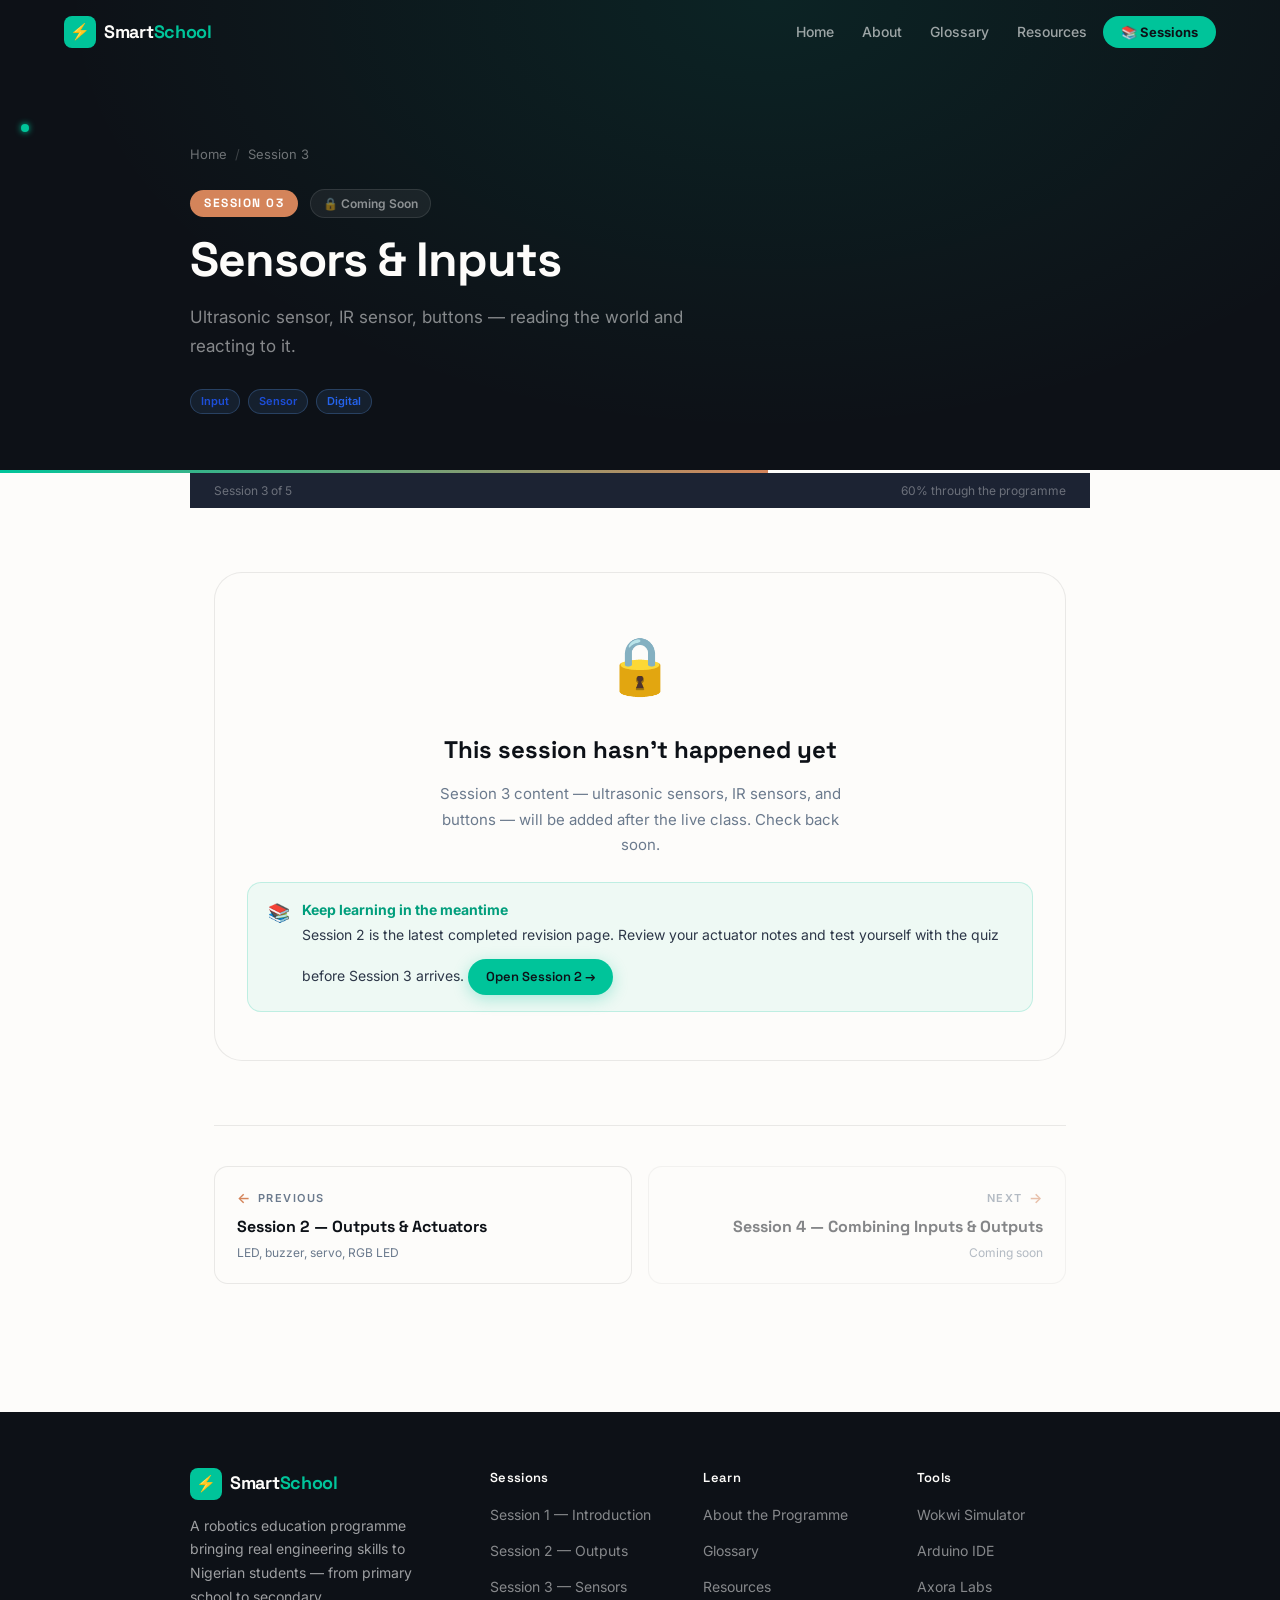
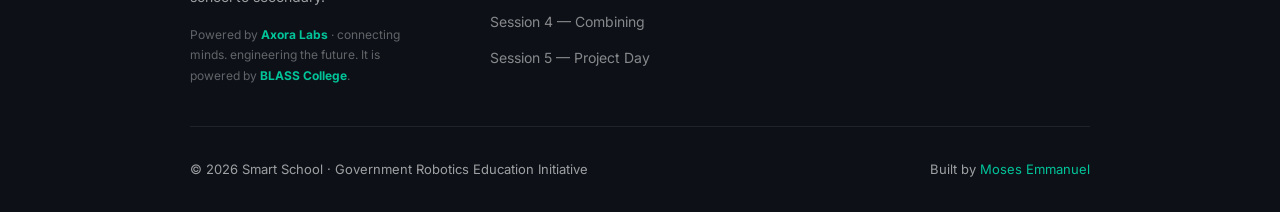
<file: session3.html>
<!DOCTYPE html>
<html lang="en">
<head>
<meta charset="UTF-8">
<meta name="viewport" content="width=device-width, initial-scale=1.0">
<title>Session 3 — Sensors & Inputs · Smart School</title>
<link rel="stylesheet" href="css/styles.css">
<style>
.session-banner {
  background: var(--ink);
  padding: calc(var(--nav-h) + 80px) 24px 56px;
  position: relative;
  overflow: hidden;
}
.session-banner::before {
  content: '';
  position: absolute;
  inset: 0;
  background: radial-gradient(ellipse at 60% 0%, rgba(0,196,154,0.10), transparent 65%);
  pointer-events: none;
}
.session-banner-inner { max-width: var(--max-w); margin: 0 auto; position: relative; z-index: 1; }
.session-breadcrumb {
  display: flex; align-items: center; gap: 8px;
  font-size: 13px; color: rgba(255,255,255,0.4); margin-bottom: 24px;
}
.session-breadcrumb a { color: rgba(255,255,255,0.4); transition: color .15s; }
.session-breadcrumb a:hover { color: var(--teal); }
.session-breadcrumb .sep { color: rgba(255,255,255,0.2); }
.session-banner-meta { display: flex; align-items: center; gap: 12px; margin-bottom: 16px; }
.session-num-tag {
  font-family: var(--font-display); font-size: 12px; font-weight: 700;
  letter-spacing: 1.5px; text-transform: uppercase;
  background: var(--copper); color: #fff; padding: 4px 14px; border-radius: 20px;
}
.session-status-tag {
  font-size: 12px; font-weight: 600; padding: 4px 12px; border-radius: 20px;
  background: rgba(255,255,255,0.06); color: rgba(255,255,255,0.5);
  border: 1px solid rgba(255,255,255,0.1);
}
.session-banner h1 {
  font-family: var(--font-display); font-size: clamp(28px, 5vw, 48px);
  font-weight: 700; color: var(--white); letter-spacing: -1px; line-height: 1.1; margin-bottom: 16px;
}
.session-banner p {
  font-size: 17px; color: rgba(255,255,255,0.5); max-width: 520px; line-height: 1.7; margin-bottom: 28px;
}
.session-banner-tags { display: flex; gap: 8px; flex-wrap: wrap; }
.session-progress { background: rgba(255,255,255,0.06); height: 3px; }
.session-progress-fill {
  height: 100%; background: linear-gradient(90deg, var(--teal), var(--copper)); transition: width 1s ease;
}
.session-progress-label {
  max-width: var(--max-w); margin: 0 auto; padding: 8px 24px;
  display: flex; justify-content: space-between;
  font-size: 12px; color: rgba(255,255,255,0.35); background: var(--ink2);
}
.session-content { max-width: var(--max-w); margin: 0 auto; padding: 64px 24px 48px; }
.coming-soon-shell {
  text-align: center;
  padding: 48px 32px;
  background: var(--white);
  border: 1px solid var(--border);
  border-radius: var(--radius-xl);
  margin-bottom: 32px;
}
.coming-soon-shell .cs-icon { font-size: 56px; margin-bottom: 20px; }
.coming-soon-shell h2 {
  font-family: var(--font-display); font-size: 24px; font-weight: 700;
  color: var(--ink); margin-bottom: 12px;
}
.coming-soon-shell p {
  font-size: 15px; color: var(--muted); line-height: 1.7; max-width: 420px; margin: 0 auto;
}
.callout {
  border-radius: var(--radius); padding: 16px 20px; margin: 24px 0 0;
  display: flex; gap: 12px; align-items: flex-start; font-size: 14px; line-height: 1.6; text-align: left;
}
.callout-icon { font-size: 18px; flex-shrink: 0; }
.callout-body strong { display: block; font-size: 14px; margin-bottom: 3px; color: var(--teal-dark); }
.callout-tip { background: rgba(0,196,154,0.06); border: 1px solid rgba(0,196,154,0.2); color: var(--ink3); }
</style>
</head>
<body>
<div id="nav-placeholder"></div>
<div class="nav-mobile" id="mobile-nav-placeholder"></div>

<div class="page-body page-body--bleed">

  <div class="session-banner">
    <div class="session-banner-inner">
      <div class="session-breadcrumb">
        <a href="index.html">Home</a>
        <span class="sep">/</span>
        <span>Session 3</span>
      </div>
      <div class="session-banner-meta">
        <span class="session-num-tag">Session 03</span>
        <span class="session-status-tag">🔒 Coming Soon</span>
      </div>
      <h1>Sensors & Inputs</h1>
      <p>Ultrasonic sensor, IR sensor, buttons — reading the world and reacting to it.</p>
      <div class="session-banner-tags">
        <span class="tag tag-input">Input</span>
        <span class="tag tag-input">Sensor</span>
        <span class="tag tag-digital">Digital</span>
      </div>
    </div>
  </div>

  <div class="session-progress">
    <div class="session-progress-fill" style="width:60%"></div>
  </div>
  <div class="session-progress-label">
    <span>Session 3 of 5</span>
    <span>60% through the programme</span>
  </div>

  <div class="circuit-trace">
    <div class="circuit-trace-line"></div>
    <div class="circuit-trace-dot trace-dot-marker"></div>
  </div>

  <div class="session-content">

    <div class="coming-soon-shell reveal trace-dot-marker">
      <div class="cs-icon">🔒</div>
      <h2>This session hasn't happened yet</h2>
      <p>Session 3 content — ultrasonic sensors, IR sensors, and buttons — will be added after the live class. Check back soon.</p>
      <div class="callout callout-tip">
        <span class="callout-icon">📚</span>
        <div class="callout-body">
          <strong>Keep learning in the meantime</strong>
          Session 2 is the latest completed revision page. Review your actuator notes and test yourself with the quiz before Session 3 arrives.
          <a href="session2.html" class="btn btn-primary btn-sm" style="margin-top:12px;display:inline-flex;">Open Session 2 →</a>
        </div>
      </div>
    </div>

    <div class="session-nav reveal">
      <a href="session2.html" class="session-nav-card prev">
        <div class="nav-card-dir"><span class="arrow">←</span> Previous</div>
        <div class="nav-card-title">Session 2 — Outputs & Actuators</div>
        <div class="nav-card-sub">LED, buzzer, servo, RGB LED</div>
      </a>
      <a href="session4.html" class="session-nav-card next locked">
        <div class="nav-card-dir">Next <span class="arrow">→</span></div>
        <div class="nav-card-title">Session 4 — Combining Inputs & Outputs</div>
        <div class="nav-card-sub">Coming soon</div>
      </a>
    </div>

  </div>
</div>

<div id="footer-placeholder"></div>
<script src="js/main.js"></script>
<script>
  document.getElementById('nav-placeholder').outerHTML = renderNav('dark');
  document.getElementById('footer-placeholder').outerHTML = renderFooter();
</script>
</body>
</html>
</file>
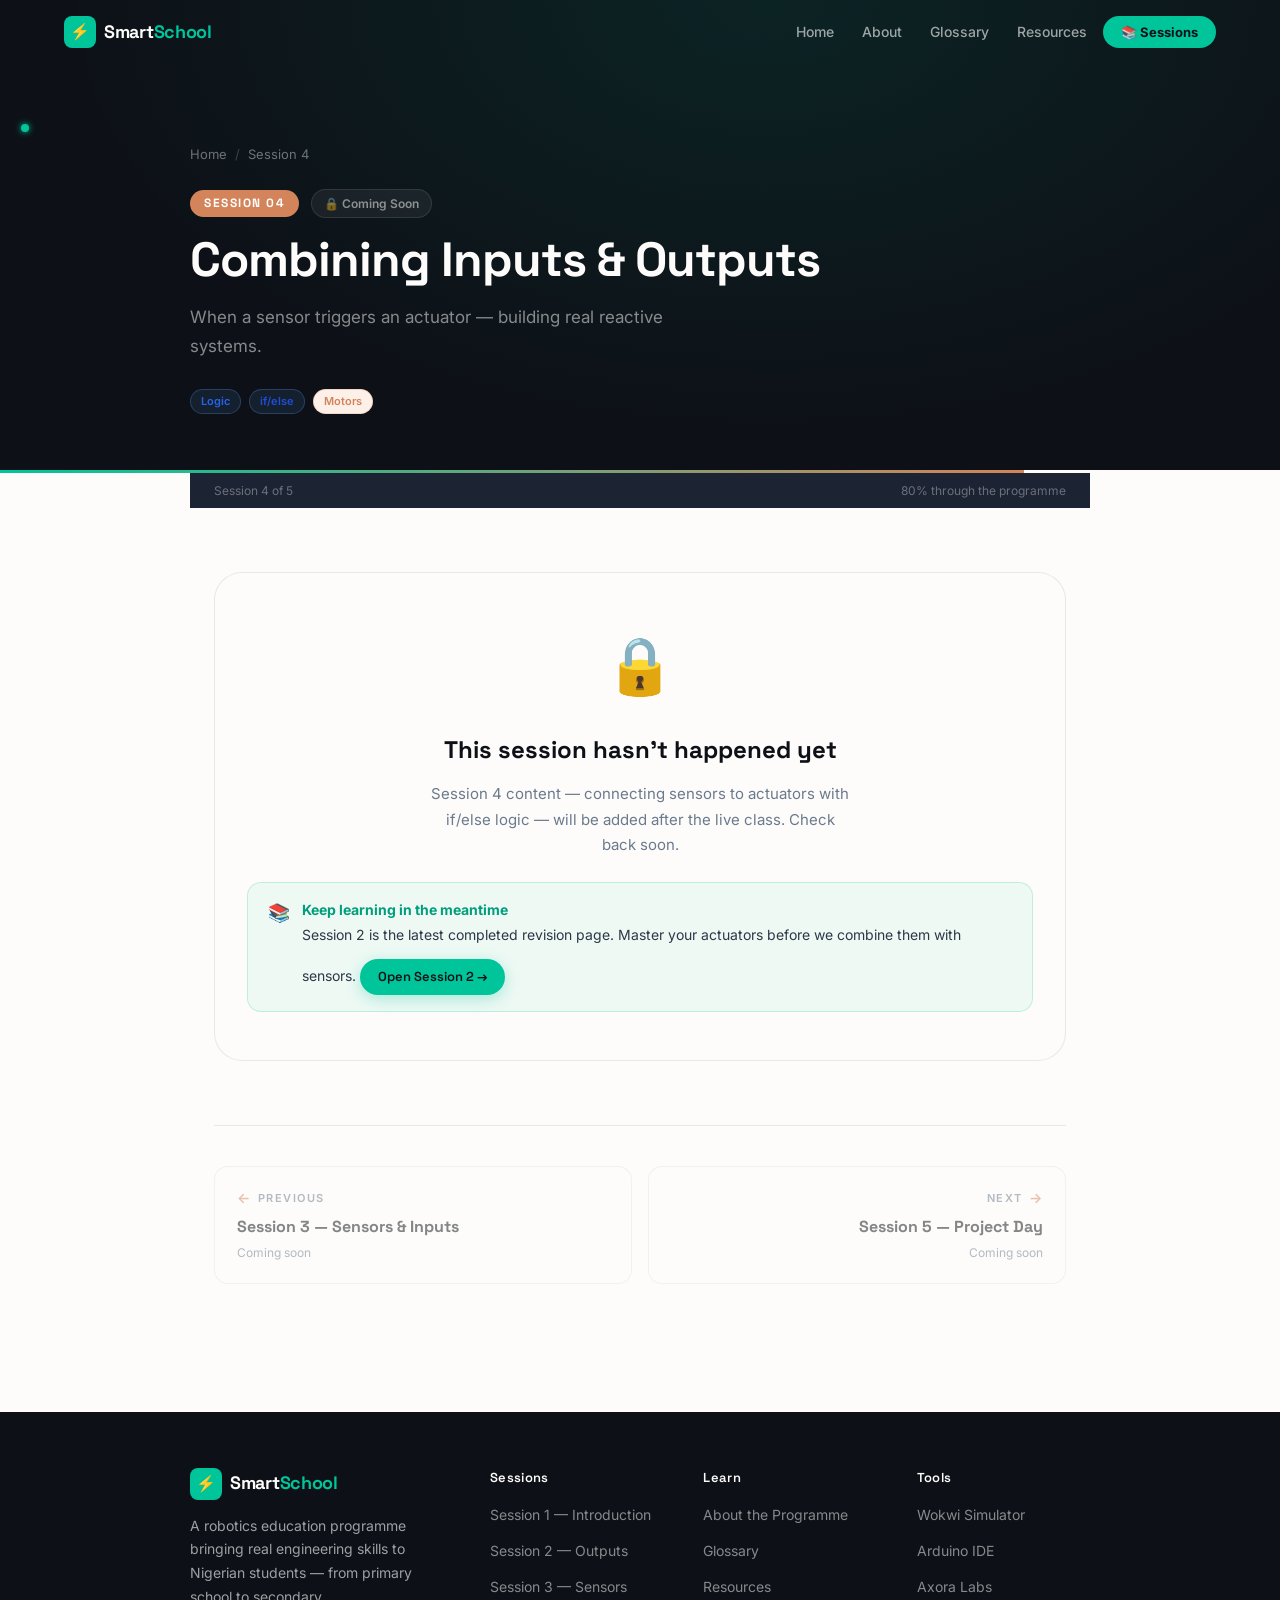
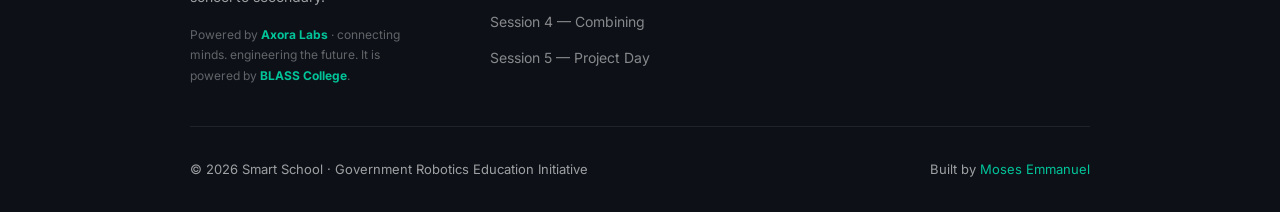
<file: session4.html>
<!DOCTYPE html>
<html lang="en">
<head>
<meta charset="UTF-8">
<meta name="viewport" content="width=device-width, initial-scale=1.0">
<title>Session 4 — Combining Inputs & Outputs · Smart School</title>
<link rel="stylesheet" href="css/styles.css">
<style>
.session-banner {
  background: var(--ink);
  padding: calc(var(--nav-h) + 80px) 24px 56px;
  position: relative;
  overflow: hidden;
}
.session-banner::before {
  content: '';
  position: absolute;
  inset: 0;
  background: radial-gradient(ellipse at 60% 0%, rgba(0,196,154,0.10), transparent 65%);
  pointer-events: none;
}
.session-banner-inner { max-width: var(--max-w); margin: 0 auto; position: relative; z-index: 1; }
.session-breadcrumb {
  display: flex; align-items: center; gap: 8px;
  font-size: 13px; color: rgba(255,255,255,0.4); margin-bottom: 24px;
}
.session-breadcrumb a { color: rgba(255,255,255,0.4); transition: color .15s; }
.session-breadcrumb a:hover { color: var(--teal); }
.session-breadcrumb .sep { color: rgba(255,255,255,0.2); }
.session-banner-meta { display: flex; align-items: center; gap: 12px; margin-bottom: 16px; }
.session-num-tag {
  font-family: var(--font-display); font-size: 12px; font-weight: 700;
  letter-spacing: 1.5px; text-transform: uppercase;
  background: var(--copper); color: #fff; padding: 4px 14px; border-radius: 20px;
}
.session-status-tag {
  font-size: 12px; font-weight: 600; padding: 4px 12px; border-radius: 20px;
  background: rgba(255,255,255,0.06); color: rgba(255,255,255,0.5);
  border: 1px solid rgba(255,255,255,0.1);
}
.session-banner h1 {
  font-family: var(--font-display); font-size: clamp(28px, 5vw, 48px);
  font-weight: 700; color: var(--white); letter-spacing: -1px; line-height: 1.1; margin-bottom: 16px;
}
.session-banner p {
  font-size: 17px; color: rgba(255,255,255,0.5); max-width: 520px; line-height: 1.7; margin-bottom: 28px;
}
.session-banner-tags { display: flex; gap: 8px; flex-wrap: wrap; }
.session-progress { background: rgba(255,255,255,0.06); height: 3px; }
.session-progress-fill {
  height: 100%; background: linear-gradient(90deg, var(--teal), var(--copper)); transition: width 1s ease;
}
.session-progress-label {
  max-width: var(--max-w); margin: 0 auto; padding: 8px 24px;
  display: flex; justify-content: space-between;
  font-size: 12px; color: rgba(255,255,255,0.35); background: var(--ink2);
}
.session-content { max-width: var(--max-w); margin: 0 auto; padding: 64px 24px 48px; }
.coming-soon-shell {
  text-align: center;
  padding: 48px 32px;
  background: var(--white);
  border: 1px solid var(--border);
  border-radius: var(--radius-xl);
  margin-bottom: 32px;
}
.coming-soon-shell .cs-icon { font-size: 56px; margin-bottom: 20px; }
.coming-soon-shell h2 {
  font-family: var(--font-display); font-size: 24px; font-weight: 700;
  color: var(--ink); margin-bottom: 12px;
}
.coming-soon-shell p {
  font-size: 15px; color: var(--muted); line-height: 1.7; max-width: 420px; margin: 0 auto;
}
.callout {
  border-radius: var(--radius); padding: 16px 20px; margin: 24px 0 0;
  display: flex; gap: 12px; align-items: flex-start; font-size: 14px; line-height: 1.6; text-align: left;
}
.callout-icon { font-size: 18px; flex-shrink: 0; }
.callout-body strong { display: block; font-size: 14px; margin-bottom: 3px; color: var(--teal-dark); }
.callout-tip { background: rgba(0,196,154,0.06); border: 1px solid rgba(0,196,154,0.2); color: var(--ink3); }
</style>
</head>
<body>
<div id="nav-placeholder"></div>
<div class="nav-mobile" id="mobile-nav-placeholder"></div>

<div class="page-body page-body--bleed">

  <div class="session-banner">
    <div class="session-banner-inner">
      <div class="session-breadcrumb">
        <a href="index.html">Home</a>
        <span class="sep">/</span>
        <span>Session 4</span>
      </div>
      <div class="session-banner-meta">
        <span class="session-num-tag">Session 04</span>
        <span class="session-status-tag">🔒 Coming Soon</span>
      </div>
      <h1>Combining Inputs & Outputs</h1>
      <p>When a sensor triggers an actuator — building real reactive systems.</p>
      <div class="session-banner-tags">
        <span class="tag tag-digital">Logic</span>
        <span class="tag tag-input">if/else</span>
        <span class="tag tag-output">Motors</span>
      </div>
    </div>
  </div>

  <div class="session-progress">
    <div class="session-progress-fill" style="width:80%"></div>
  </div>
  <div class="session-progress-label">
    <span>Session 4 of 5</span>
    <span>80% through the programme</span>
  </div>

  <div class="circuit-trace">
    <div class="circuit-trace-line"></div>
    <div class="circuit-trace-dot trace-dot-marker"></div>
  </div>

  <div class="session-content">

    <div class="coming-soon-shell reveal trace-dot-marker">
      <div class="cs-icon">🔒</div>
      <h2>This session hasn't happened yet</h2>
      <p>Session 4 content — connecting sensors to actuators with if/else logic — will be added after the live class. Check back soon.</p>
      <div class="callout callout-tip">
        <span class="callout-icon">📚</span>
        <div class="callout-body">
          <strong>Keep learning in the meantime</strong>
          Session 2 is the latest completed revision page. Master your actuators before we combine them with sensors.
          <a href="session2.html" class="btn btn-primary btn-sm" style="margin-top:12px;display:inline-flex;">Open Session 2 →</a>
        </div>
      </div>
    </div>

    <div class="session-nav reveal">
      <a href="session3.html" class="session-nav-card prev locked">
        <div class="nav-card-dir"><span class="arrow">←</span> Previous</div>
        <div class="nav-card-title">Session 3 — Sensors & Inputs</div>
        <div class="nav-card-sub">Coming soon</div>
      </a>
      <a href="session5.html" class="session-nav-card next locked">
        <div class="nav-card-dir">Next <span class="arrow">→</span></div>
        <div class="nav-card-title">Session 5 — Project Day</div>
        <div class="nav-card-sub">Coming soon</div>
      </a>
    </div>

  </div>
</div>

<div id="footer-placeholder"></div>
<script src="js/main.js"></script>
<script>
  document.getElementById('nav-placeholder').outerHTML = renderNav('dark');
  document.getElementById('footer-placeholder').outerHTML = renderFooter();
</script>
</body>
</html>
</file>
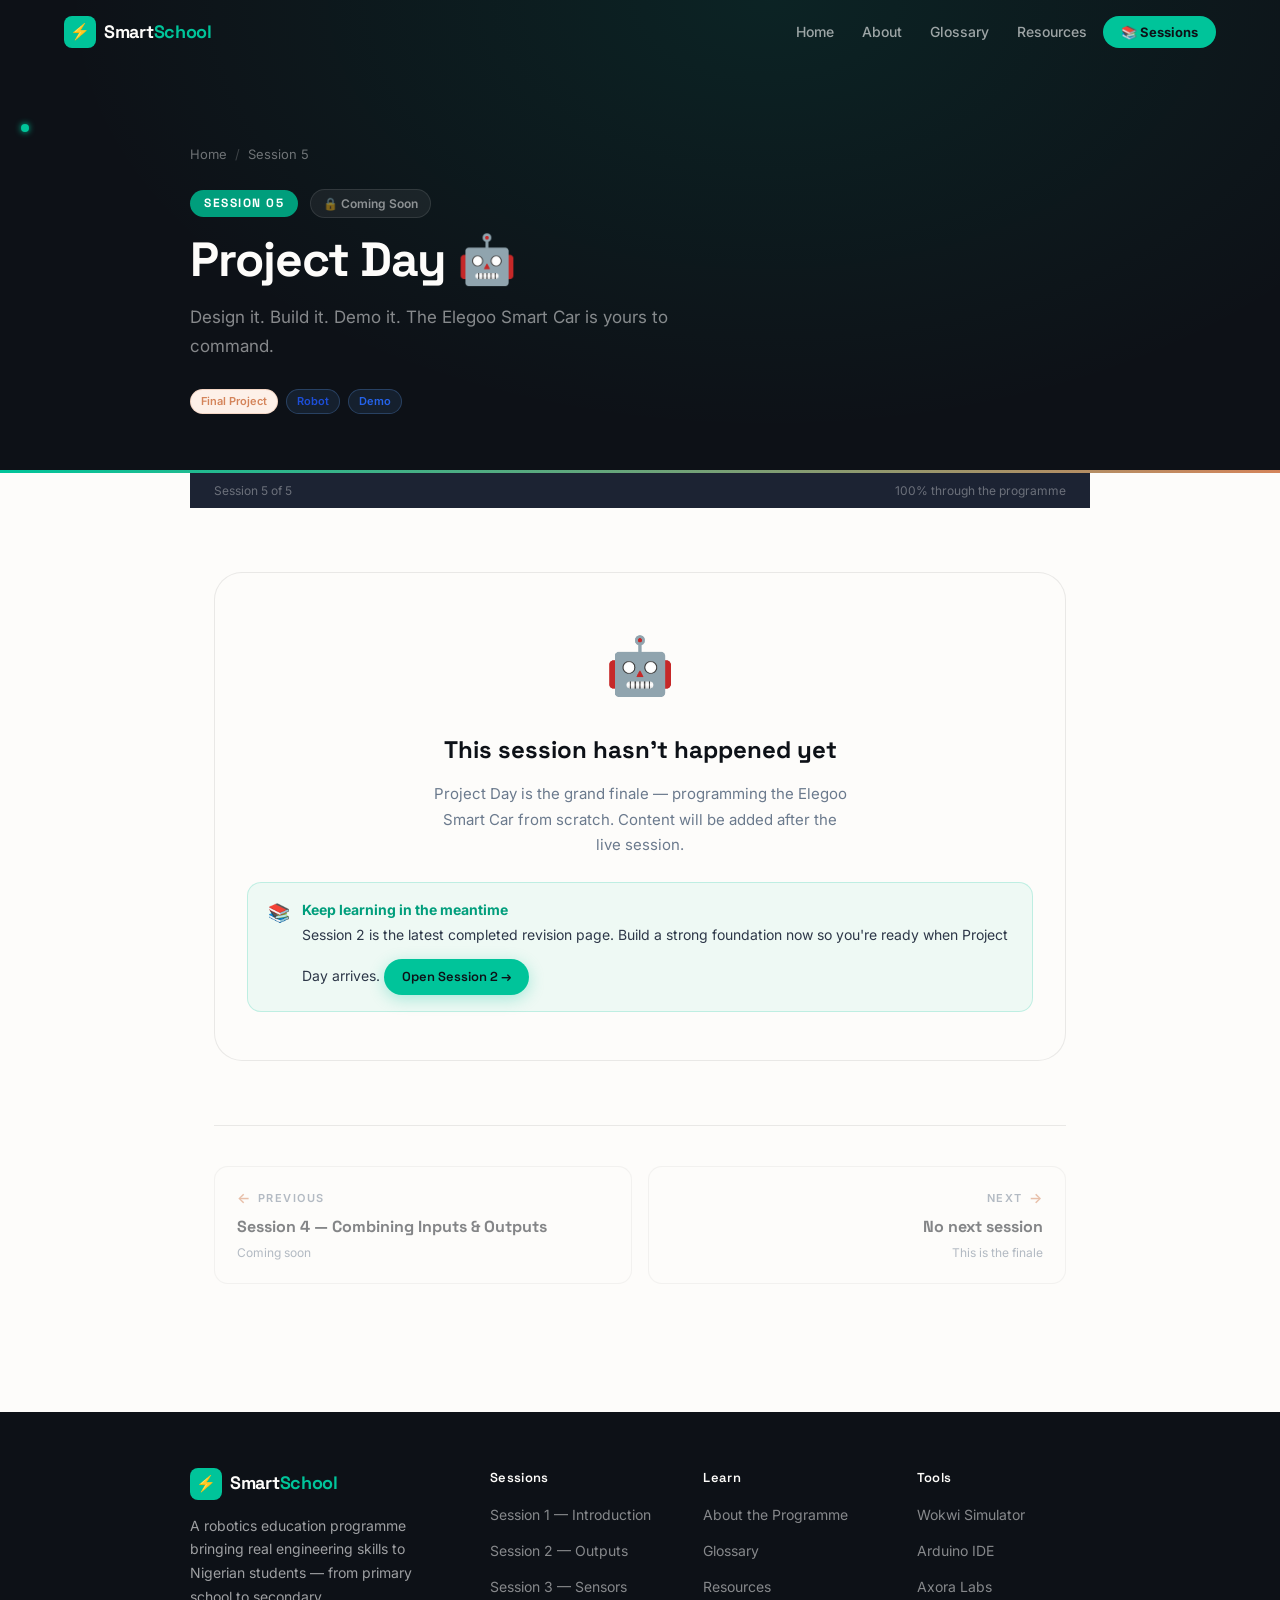
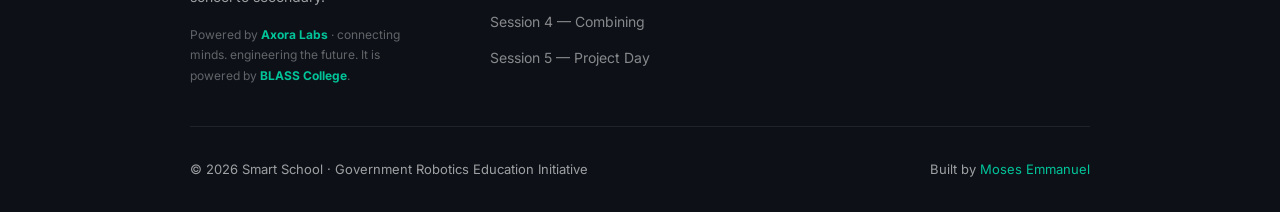
<file: session5.html>
<!DOCTYPE html>
<html lang="en">
<head>
<meta charset="UTF-8">
<meta name="viewport" content="width=device-width, initial-scale=1.0">
<title>Session 5 — Project Day · Smart School</title>
<link rel="stylesheet" href="css/styles.css">
<style>
.session-banner {
  background: var(--ink);
  padding: calc(var(--nav-h) + 80px) 24px 56px;
  position: relative;
  overflow: hidden;
}
.session-banner::before {
  content: '';
  position: absolute;
  inset: 0;
  background: radial-gradient(ellipse at 60% 0%, rgba(0,196,154,0.10), transparent 65%);
  pointer-events: none;
}
.session-banner-inner { max-width: var(--max-w); margin: 0 auto; position: relative; z-index: 1; }
.session-breadcrumb {
  display: flex; align-items: center; gap: 8px;
  font-size: 13px; color: rgba(255,255,255,0.4); margin-bottom: 24px;
}
.session-breadcrumb a { color: rgba(255,255,255,0.4); transition: color .15s; }
.session-breadcrumb a:hover { color: var(--teal); }
.session-breadcrumb .sep { color: rgba(255,255,255,0.2); }
.session-banner-meta { display: flex; align-items: center; gap: 12px; margin-bottom: 16px; }
.session-num-tag {
  font-family: var(--font-display); font-size: 12px; font-weight: 700;
  letter-spacing: 1.5px; text-transform: uppercase;
  background: var(--teal-dark); color: #fff; padding: 4px 14px; border-radius: 20px;
}
.session-status-tag {
  font-size: 12px; font-weight: 600; padding: 4px 12px; border-radius: 20px;
  background: rgba(255,255,255,0.06); color: rgba(255,255,255,0.5);
  border: 1px solid rgba(255,255,255,0.1);
}
.session-banner h1 {
  font-family: var(--font-display); font-size: clamp(28px, 5vw, 48px);
  font-weight: 700; color: var(--white); letter-spacing: -1px; line-height: 1.1; margin-bottom: 16px;
}
.session-banner p {
  font-size: 17px; color: rgba(255,255,255,0.5); max-width: 520px; line-height: 1.7; margin-bottom: 28px;
}
.session-banner-tags { display: flex; gap: 8px; flex-wrap: wrap; }
.session-progress { background: rgba(255,255,255,0.06); height: 3px; }
.session-progress-fill {
  height: 100%; background: linear-gradient(90deg, var(--teal), var(--copper)); transition: width 1s ease;
}
.session-progress-label {
  max-width: var(--max-w); margin: 0 auto; padding: 8px 24px;
  display: flex; justify-content: space-between;
  font-size: 12px; color: rgba(255,255,255,0.35); background: var(--ink2);
}
.session-content { max-width: var(--max-w); margin: 0 auto; padding: 64px 24px 48px; }
.coming-soon-shell {
  text-align: center;
  padding: 48px 32px;
  background: var(--white);
  border: 1px solid var(--border);
  border-radius: var(--radius-xl);
  margin-bottom: 32px;
}
.coming-soon-shell .cs-icon { font-size: 56px; margin-bottom: 20px; }
.coming-soon-shell h2 {
  font-family: var(--font-display); font-size: 24px; font-weight: 700;
  color: var(--ink); margin-bottom: 12px;
}
.coming-soon-shell p {
  font-size: 15px; color: var(--muted); line-height: 1.7; max-width: 420px; margin: 0 auto;
}
.callout {
  border-radius: var(--radius); padding: 16px 20px; margin: 24px 0 0;
  display: flex; gap: 12px; align-items: flex-start; font-size: 14px; line-height: 1.6; text-align: left;
}
.callout-icon { font-size: 18px; flex-shrink: 0; }
.callout-body strong { display: block; font-size: 14px; margin-bottom: 3px; color: var(--teal-dark); }
.callout-tip { background: rgba(0,196,154,0.06); border: 1px solid rgba(0,196,154,0.2); color: var(--ink3); }
</style>
</head>
<body>
<div id="nav-placeholder"></div>
<div class="nav-mobile" id="mobile-nav-placeholder"></div>

<div class="page-body page-body--bleed">

  <div class="session-banner">
    <div class="session-banner-inner">
      <div class="session-breadcrumb">
        <a href="index.html">Home</a>
        <span class="sep">/</span>
        <span>Session 5</span>
      </div>
      <div class="session-banner-meta">
        <span class="session-num-tag">Session 05</span>
        <span class="session-status-tag">🔒 Coming Soon</span>
      </div>
      <h1>Project Day 🤖</h1>
      <p>Design it. Build it. Demo it. The Elegoo Smart Car is yours to command.</p>
      <div class="session-banner-tags">
        <span class="tag tag-output">Final Project</span>
        <span class="tag tag-input">Robot</span>
        <span class="tag tag-digital">Demo</span>
      </div>
    </div>
  </div>

  <div class="session-progress">
    <div class="session-progress-fill" style="width:100%"></div>
  </div>
  <div class="session-progress-label">
    <span>Session 5 of 5</span>
    <span>100% through the programme</span>
  </div>

  <div class="circuit-trace">
    <div class="circuit-trace-line"></div>
    <div class="circuit-trace-dot trace-dot-marker"></div>
  </div>

  <div class="session-content">

    <div class="coming-soon-shell reveal trace-dot-marker">
      <div class="cs-icon">🤖</div>
      <h2>This session hasn't happened yet</h2>
      <p>Project Day is the grand finale — programming the Elegoo Smart Car from scratch. Content will be added after the live session.</p>
      <div class="callout callout-tip">
        <span class="callout-icon">📚</span>
        <div class="callout-body">
          <strong>Keep learning in the meantime</strong>
          Session 2 is the latest completed revision page. Build a strong foundation now so you're ready when Project Day arrives.
          <a href="session2.html" class="btn btn-primary btn-sm" style="margin-top:12px;display:inline-flex;">Open Session 2 →</a>
        </div>
      </div>
    </div>

    <div class="session-nav reveal">
      <a href="session4.html" class="session-nav-card prev locked">
        <div class="nav-card-dir"><span class="arrow">←</span> Previous</div>
        <div class="nav-card-title">Session 4 — Combining Inputs & Outputs</div>
        <div class="nav-card-sub">Coming soon</div>
      </a>
      <div class="session-nav-card next locked">
        <div class="nav-card-dir">Next <span class="arrow">→</span></div>
        <div class="nav-card-title">No next session</div>
        <div class="nav-card-sub">This is the finale</div>
      </div>
    </div>

  </div>
</div>

<div id="footer-placeholder"></div>
<script src="js/main.js"></script>
<script>
  document.getElementById('nav-placeholder').outerHTML = renderNav('dark');
  document.getElementById('footer-placeholder').outerHTML = renderFooter();
</script>
</body>
</html>
</file>
<file: css/styles.css>
/* ═══════════════════════════════════════════════════════════
   SMART SCHOOL — Design System
   One file. Every page inherits from here.
   ═══════════════════════════════════════════════════════════ */

@import url('https://fonts.googleapis.com/css2?family=Space+Grotesk:wght@400;500;600;700&family=Inter:wght@400;500;600;700&family=Fira+Code:wght@400;600&display=swap');

/* ── TOKENS ── */
:root {
  --ink:        #0D1117;
  --ink2:       #1C2333;
  --ink3:       #2D3748;
  --surface:    #F5F0E8;
  --surface2:   #FDFCFA;
  --surface3:   #EDE8DF;
  --teal:       #00C49A;
  --teal-dark:  #009E7C;
  --teal-glow:  rgba(0, 196, 154, 0.15);
  --copper:     #D4845A;
  --copper-lt:  #FDF0E8;
  --yellow:     #F5C842;
  --yellow-lt:  #FFFBEB;
  --muted:      #6B7A8D;
  --muted-lt:   #A0ADB8;
  --white:      #FDFCFA;
  --border:     rgba(0,0,0,0.08);
  --border-dark:rgba(255,255,255,0.08);

  --font-display: 'Space Grotesk', sans-serif;
  --font-body:    'Inter', sans-serif;
  --font-mono:    'Fira Code', monospace;

  --radius-sm:  8px;
  --radius:     14px;
  --radius-lg:  20px;
  --radius-xl:  28px;

  --shadow-sm:  0 1px 4px rgba(0,0,0,0.06);
  --shadow:     0 4px 16px rgba(0,0,0,0.08);
  --shadow-lg:  0 8px 32px rgba(0,0,0,0.12);

  --max-w: 900px;
  --nav-h: 64px;
}

/* ── RESET ── */
*, *::before, *::after { box-sizing: border-box; margin: 0; padding: 0; }
html { scroll-behavior: smooth; -webkit-font-smoothing: antialiased; }
body {
  font-family: var(--font-body);
  background: var(--surface2);
  color: var(--ink);
  line-height: 1.6;
  overflow-x: hidden;
}
a { text-decoration: none; color: inherit; }
img { max-width: 100%; display: block; }
button { cursor: pointer; font-family: var(--font-body); }

/* ── NAVIGATION ── */
.ss-nav {
  position: fixed;
  top: 0; left: 0; right: 0;
  height: var(--nav-h);
  z-index: 200;
  display: flex;
  align-items: center;
  padding: 0 5%;
  justify-content: space-between;
  transition: background 0.3s, box-shadow 0.3s;
}
.ss-nav.scrolled {
  background: rgba(253,252,250,0.92);
  backdrop-filter: blur(12px);
  box-shadow: 0 1px 0 var(--border);
}
.ss-nav.dark {
  background: transparent;
}
.ss-nav.dark.scrolled {
  background: rgba(13,17,23,0.88);
  backdrop-filter: blur(12px);
  box-shadow: 0 1px 0 var(--border-dark);
}

.nav-logo {
  font-family: var(--font-display);
  font-weight: 700;
  font-size: 18px;
  display: flex;
  align-items: center;
  gap: 8px;
  color: var(--ink);
  letter-spacing: -0.3px;
}
.ss-nav.dark .nav-logo { color: var(--white); }
.nav-logo .logo-mark {
  width: 32px; height: 32px;
  background: var(--teal);
  border-radius: 8px;
  display: flex; align-items: center; justify-content: center;
  font-size: 16px;
  flex-shrink: 0;
}
.nav-logo .logo-text em {
  font-style: normal;
  color: var(--teal);
}

.nav-links {
  display: flex;
  list-style: none;
  gap: 4px;
  align-items: center;
}
.nav-links a {
  font-size: 14px;
  font-weight: 500;
  color: var(--muted);
  padding: 6px 12px;
  border-radius: var(--radius-sm);
  transition: color 0.15s, background 0.15s;
}
.nav-links a:hover { color: var(--ink); background: var(--surface3); }
.nav-links a.active { color: var(--teal-dark); font-weight: 600; }
.ss-nav.dark .nav-links a { color: rgba(255,255,255,0.6); }
.ss-nav.dark .nav-links a:hover { color: #fff; background: rgba(255,255,255,0.08); }
.ss-nav.dark .nav-links a.active { color: var(--teal); }

.nav-sessions-btn {
  background: var(--teal);
  color: var(--ink) !important;
  font-weight: 700 !important;
  padding: 8px 18px !important;
  border-radius: 40px !important;
  font-size: 13px !important;
  transition: transform 0.15s, box-shadow 0.15s !important;
}
.nav-sessions-btn:hover {
  transform: translateY(-1px);
  box-shadow: 0 4px 14px rgba(0,196,154,0.35) !important;
  background: var(--teal) !important;
  color: var(--ink) !important;
}

.nav-hamburger {
  display: none;
  flex-direction: column;
  gap: 5px;
  background: none;
  border: none;
  padding: 4px;
  cursor: pointer;
}
.nav-hamburger span {
  display: block;
  width: 22px; height: 2px;
  background: var(--ink);
  border-radius: 2px;
  transition: transform 0.2s;
}
.ss-nav.dark .nav-hamburger span { background: var(--white); }

/* ── MOBILE NAV ── */
.nav-mobile {
  position: fixed;
  top: var(--nav-h); left: 0; right: 0;
  background: var(--white);
  border-bottom: 1px solid var(--border);
  padding: 16px 5% 24px;
  z-index: 199;
  display: none;
  flex-direction: column;
  gap: 4px;
  box-shadow: var(--shadow-lg);
}
.nav-mobile.open { display: flex; }
.nav-mobile a {
  font-size: 15px;
  font-weight: 500;
  color: var(--muted);
  padding: 10px 12px;
  border-radius: var(--radius-sm);
  transition: color 0.15s, background 0.15s;
}
.nav-mobile a:hover { color: var(--ink); background: var(--surface3); }
.nav-mobile a.active { color: var(--teal-dark); font-weight: 600; }

/* ── PAGE WRAPPER ── */
.page-body {
  padding-top: var(--nav-h);
  min-height: 100vh;
}
/* Dark hero/banner sits under fixed nav; clearance is inside the banner */
.page-body--bleed {
  padding-top: 0;
}

/* ── CIRCUIT TRACE — signature element ── */
.circuit-trace {
  position: fixed;
  left: 24px;
  top: var(--nav-h);
  bottom: 0;
  width: 2px;
  z-index: 10;
  pointer-events: none;
}
.circuit-trace-line {
  position: absolute;
  top: 0; left: 0;
  width: 2px;
  height: 0;
  background: linear-gradient(to bottom, var(--teal), transparent);
  transition: height 0.1s linear;
  border-radius: 2px;
}
.circuit-trace-dot {
  position: absolute;
  left: -3px;
  width: 8px; height: 8px;
  background: var(--teal);
  border-radius: 50%;
  opacity: 0;
  transition: opacity 0.3s;
  box-shadow: 0 0 6px var(--teal);
}
.circuit-trace-dot.visible { opacity: 1; }

/* ── SECTION WRAPPER ── */
.section {
  max-width: var(--max-w);
  margin: 0 auto;
  padding: 80px 24px;
}
.section.wide { max-width: 1100px; }
.section.tight { padding: 48px 24px; }

/* ── EYEBROW ── */
.eyebrow {
  font-family: var(--font-display);
  font-size: 11px;
  font-weight: 600;
  letter-spacing: 2.5px;
  text-transform: uppercase;
  color: var(--teal-dark);
  margin-bottom: 10px;
  display: flex;
  align-items: center;
  gap: 8px;
}
.eyebrow::before {
  content: '';
  display: block;
  width: 20px; height: 2px;
  background: var(--teal);
  border-radius: 2px;
}

/* ── HEADINGS ── */
.display-title {
  font-family: var(--font-display);
  font-size: clamp(32px, 5vw, 52px);
  font-weight: 700;
  line-height: 1.1;
  letter-spacing: -1px;
  color: var(--ink);
}
.display-title.light { color: var(--white); }
.section-title {
  font-family: var(--font-display);
  font-size: clamp(24px, 4vw, 36px);
  font-weight: 700;
  line-height: 1.2;
  letter-spacing: -0.5px;
  color: var(--ink);
  margin-bottom: 12px;
}
.section-sub {
  font-size: 17px;
  color: var(--muted);
  line-height: 1.7;
  max-width: 520px;
}

/* ── BUTTONS ── */
.btn {
  display: inline-flex;
  align-items: center;
  gap: 8px;
  font-family: var(--font-display);
  font-weight: 600;
  font-size: 15px;
  padding: 12px 24px;
  border-radius: 40px;
  border: none;
  transition: transform 0.15s, box-shadow 0.15s, background 0.15s;
  cursor: pointer;
}
.btn:hover { transform: translateY(-1px); }
.btn-primary {
  background: var(--teal);
  color: var(--ink);
  box-shadow: 0 4px 16px rgba(0,196,154,0.3);
}
.btn-primary:hover { box-shadow: 0 6px 22px rgba(0,196,154,0.4); background: var(--teal-dark); color: #fff; }
.btn-secondary {
  background: transparent;
  color: var(--ink);
  border: 1.5px solid var(--border);
}
.btn-secondary:hover { border-color: var(--teal); background: var(--teal-glow); }
.btn-copper {
  background: var(--copper);
  color: #fff;
  box-shadow: 0 4px 16px rgba(212,132,90,0.3);
}
.btn-copper:hover { box-shadow: 0 6px 22px rgba(212,132,90,0.4); }
.btn-sm { font-size: 13px; padding: 8px 18px; }

/* ── CARDS ── */
.card {
  background: var(--white);
  border-radius: var(--radius-lg);
  padding: 28px;
  border: 1px solid var(--border);
  box-shadow: var(--shadow-sm);
  transition: transform 0.2s, box-shadow 0.2s;
}
.card:hover { transform: translateY(-3px); box-shadow: var(--shadow); }

/* ── SESSION CARD (for index + nav) ── */
.session-pill {
  display: inline-flex;
  align-items: center;
  gap: 6px;
  font-size: 12px;
  font-weight: 600;
  padding: 4px 12px;
  border-radius: 20px;
}
.pill-live    { background: rgba(0,196,154,0.12); color: var(--teal-dark); border: 1px solid rgba(0,196,154,0.25); }
.pill-coming  { background: var(--surface3); color: var(--muted); border: 1px solid var(--border); }

/* ── CODE BLOCK ── */
.code-block {
  background: var(--ink);
  border-radius: var(--radius);
  overflow: hidden;
  margin: 20px 0;
  box-shadow: var(--shadow);
}
.code-bar {
  background: var(--ink2);
  padding: 10px 18px;
  display: flex;
  align-items: center;
  gap: 12px;
}
.code-dots { display: flex; gap: 6px; }
.code-dots span {
  width: 10px; height: 10px;
  border-radius: 50%;
}
.code-dots span:nth-child(1) { background: #FF5F57; }
.code-dots span:nth-child(2) { background: #FEBC2E; }
.code-dots span:nth-child(3) { background: #28C840; }
.code-filename {
  font-family: var(--font-mono);
  font-size: 12px;
  color: rgba(255,255,255,0.4);
}
.code-block pre {
  padding: 20px 24px;
  font-family: var(--font-mono);
  font-size: 13.5px;
  line-height: 1.9;
  overflow-x: auto;
  margin: 0;
  color: #D4D4D4;
}
.ck { color: #569CD6; }
.cf { color: #DCDCAA; }
.cv { color: #9CDCFE; }
.cn { color: #B5CEA8; }
.cc { color: #6A9955; font-style: italic; }
.cs { color: #CE9178; }

/* ── QUIZ ── */
.quiz-wrap { display: flex; flex-direction: column; gap: 16px; }
.quiz-item {
  background: var(--white);
  border: 1px solid var(--border);
  border-radius: var(--radius);
  padding: 20px 24px;
  box-shadow: var(--shadow-sm);
}
.quiz-q {
  font-family: var(--font-display);
  font-size: 15px;
  font-weight: 600;
  color: var(--ink);
  margin-bottom: 14px;
  line-height: 1.4;
}
.quiz-q .q-num {
  display: inline-flex;
  align-items: center;
  justify-content: center;
  width: 24px; height: 24px;
  background: var(--copper);
  color: #fff;
  border-radius: 6px;
  font-size: 12px;
  font-weight: 700;
  margin-right: 8px;
  flex-shrink: 0;
}
.quiz-options { display: flex; flex-direction: column; gap: 8px; }
.quiz-option {
  display: flex;
  align-items: center;
  gap: 12px;
  padding: 10px 14px;
  border-radius: var(--radius-sm);
  background: var(--surface);
  border: 1.5px solid transparent;
  font-size: 14px;
  color: var(--ink3);
  cursor: pointer;
  transition: border-color 0.15s, background 0.15s;
  user-select: none;
}
.quiz-option:hover { border-color: var(--teal); background: var(--teal-glow); }
.quiz-option.correct { background: rgba(0,196,154,0.1); border-color: var(--teal); color: var(--teal-dark); }
.quiz-option.wrong   { background: rgba(212,132,90,0.1); border-color: var(--copper); color: var(--copper); }
.quiz-option.disabled {
  opacity: 0.7;
  cursor: not-allowed;
  pointer-events: none;
}
.quiz-option.disabled:hover { border-color: transparent; background: var(--surface); }
.quiz-option .opt-letter {
  width: 26px; height: 26px;
  border-radius: 6px;
  background: var(--white);
  border: 1.5px solid var(--border);
  display: flex; align-items: center; justify-content: center;
  font-size: 12px;
  font-weight: 700;
  flex-shrink: 0;
}
.quiz-answer {
  margin-top: 12px;
  padding: 12px 16px;
  background: rgba(0,196,154,0.08);
  border-left: 3px solid var(--teal);
  border-radius: 0 var(--radius-sm) var(--radius-sm) 0;
  font-size: 14px;
  color: var(--ink3);
  display: none;
  line-height: 1.6;
}
.quiz-answer.correct {
  background: rgba(0,196,154,0.12);
  border-left-color: var(--teal);
}
.quiz-answer.wrong {
  background: rgba(212,132,90,0.1);
  border-left-color: var(--copper);
}
.quiz-reveal-btn {
  margin-top: 10px;
  background: none;
  border: 1.5px solid var(--border);
  border-radius: 20px;
  padding: 6px 16px;
  font-size: 12px;
  font-weight: 600;
  color: var(--muted);
  cursor: pointer;
  transition: border-color 0.15s, color 0.15s;
}
.quiz-reveal-btn:hover { border-color: var(--teal); color: var(--teal-dark); }
.quiz-reveal-btn:disabled {
  opacity: 0.6;
  cursor: not-allowed;
  border-color: var(--border);
  color: var(--muted);
}
.quiz-reveal-btn:disabled:hover {
  border-color: var(--border);
  color: var(--muted);
}

/* ── PREV/NEXT NAVIGATION ── */
.session-nav {
  display: grid;
  grid-template-columns: 1fr 1fr;
  gap: 16px;
  margin-top: 64px;
  padding-top: 40px;
  border-top: 1px solid var(--border);
}
.session-nav-card {
  background: var(--white);
  border: 1.5px solid var(--border);
  border-radius: var(--radius);
  padding: 20px 22px;
  display: flex;
  flex-direction: column;
  gap: 4px;
  transition: border-color 0.2s, box-shadow 0.2s, transform 0.2s;
}
.session-nav-card:hover { border-color: var(--teal); box-shadow: var(--shadow); transform: translateY(-2px); }
.session-nav-card.next { align-items: flex-end; text-align: right; }
.session-nav-card.locked { opacity: 0.5; pointer-events: none; }
.nav-card-dir {
  font-size: 11px;
  font-weight: 600;
  letter-spacing: 1.5px;
  text-transform: uppercase;
  color: var(--muted);
  display: flex;
  align-items: center;
  gap: 6px;
}
.nav-card-dir .arrow { color: var(--copper); font-size: 14px; }
.nav-card-title {
  font-family: var(--font-display);
  font-size: 16px;
  font-weight: 700;
  color: var(--ink);
}
.nav-card-sub {
  font-size: 12px;
  color: var(--muted);
}

/* ── GLOSSARY TERM ── */
.glossary-term {
  padding: 20px 0;
  border-bottom: 1px solid var(--border);
  display: grid;
  grid-template-columns: 200px 1fr;
  gap: 24px;
  align-items: baseline;
}
.glossary-term:last-child { border-bottom: none; }
.term-word {
  font-family: var(--font-display);
  font-weight: 700;
  font-size: 16px;
  color: var(--ink);
}
.term-session {
  display: inline-block;
  font-size: 10px;
  font-weight: 700;
  padding: 2px 8px;
  border-radius: 10px;
  background: var(--copper-lt);
  color: var(--copper);
  border: 1px solid rgba(212,132,90,0.2);
  margin-top: 4px;
}
.term-def {
  font-size: 15px;
  color: var(--ink3);
  line-height: 1.65;
}
.term-example {
  margin-top: 6px;
  font-size: 13px;
  color: var(--muted);
  font-style: italic;
}

/* ── FOOTER ── */
.ss-footer {
  background: var(--ink);
  color: rgba(255,255,255,0.6);
  padding: 56px 5% 32px;
  margin-top: 80px;
}
.footer-inner {
  max-width: var(--max-w);
  margin: 0 auto;
}
.footer-top {
  display: grid;
  grid-template-columns: 1.5fr 1fr 1fr 1fr;
  gap: 40px;
  padding-bottom: 40px;
  border-bottom: 1px solid rgba(255,255,255,0.08);
  margin-bottom: 32px;
}
.footer-brand .nav-logo {
  color: var(--white);
  margin-bottom: 14px;
}
.footer-brand p { font-size: 14px; line-height: 1.7; max-width: 240px; }
.footer-brand .axora-credit {
  margin-top: 16px;
  font-size: 12px;
  color: rgba(255,255,255,0.35);
}
.footer-brand .axora-credit strong { color: var(--teal); }
.footer-col h4 {
  font-family: var(--font-display);
  font-size: 13px;
  font-weight: 600;
  color: var(--white);
  margin-bottom: 14px;
  letter-spacing: 0.3px;
}
.footer-col ul { list-style: none; display: flex; flex-direction: column; gap: 10px; }
.footer-col a {
  font-size: 14px;
  color: rgba(255,255,255,0.5);
  transition: color 0.15s;
}
.footer-col a:hover { color: var(--teal); }
.footer-bottom {
  display: flex;
  justify-content: space-between;
  align-items: center;
  font-size: 13px;
  flex-wrap: wrap;
  gap: 8px;
}
.footer-bottom span { color: var(--teal); }

/* ── SCROLL REVEAL ── */
.reveal {
  opacity: 0;
  transform: translateY(24px);
  transition: opacity 0.5s ease, transform 0.5s ease;
}
.reveal.visible { opacity: 1; transform: none; }
.reveal-delay-1 { transition-delay: 0.1s; }
.reveal-delay-2 { transition-delay: 0.2s; }
.reveal-delay-3 { transition-delay: 0.3s; }

/* ── UTILITY ── */
.teal    { color: var(--teal-dark); }
.copper  { color: var(--copper); }
.muted   { color: var(--muted); }
.center  { text-align: center; }
.center .section-sub { margin: 0 auto; }
.divider { height: 1px; background: var(--border); margin: 48px 0; }
.tag {
  display: inline-flex;
  align-items: center;
  font-size: 11px;
  font-weight: 600;
  padding: 3px 10px;
  border-radius: 20px;
  gap: 4px;
}
.tag-digital { background: rgba(96,165,250,0.1); color: #2563EB; border: 1px solid rgba(96,165,250,0.25); }
.tag-analog  { background: rgba(167,139,250,0.1); color: #7C3AED; border: 1px solid rgba(167,139,250,0.25); }
.tag-output  { background: var(--copper-lt); color: var(--copper); border: 1px solid rgba(212,132,90,0.25); }
.tag-input   { background: rgba(96,165,250,0.1); color: #1D4ED8; border: 1px solid rgba(96,165,250,0.25); }

/* ── RESPONSIVE ── */
@media (max-width: 768px) {
  .nav-links { display: none; }
  .nav-hamburger { display: flex; }
  .circuit-trace { display: none; }
  .session-nav { grid-template-columns: 1fr; }
  .footer-top { grid-template-columns: 1fr 1fr; }
  .glossary-term { grid-template-columns: 1fr; gap: 6px; }
  .section { padding: 56px 20px; }
}
@media (max-width: 480px) {
  .footer-top { grid-template-columns: 1fr; }
  .display-title { font-size: 28px; }
}
@media (prefers-reduced-motion: reduce) {
  *, .reveal, .circuit-trace-line { animation: none !important; transition: none !important; }
  .reveal { opacity: 1; transform: none; }
}
</file>
